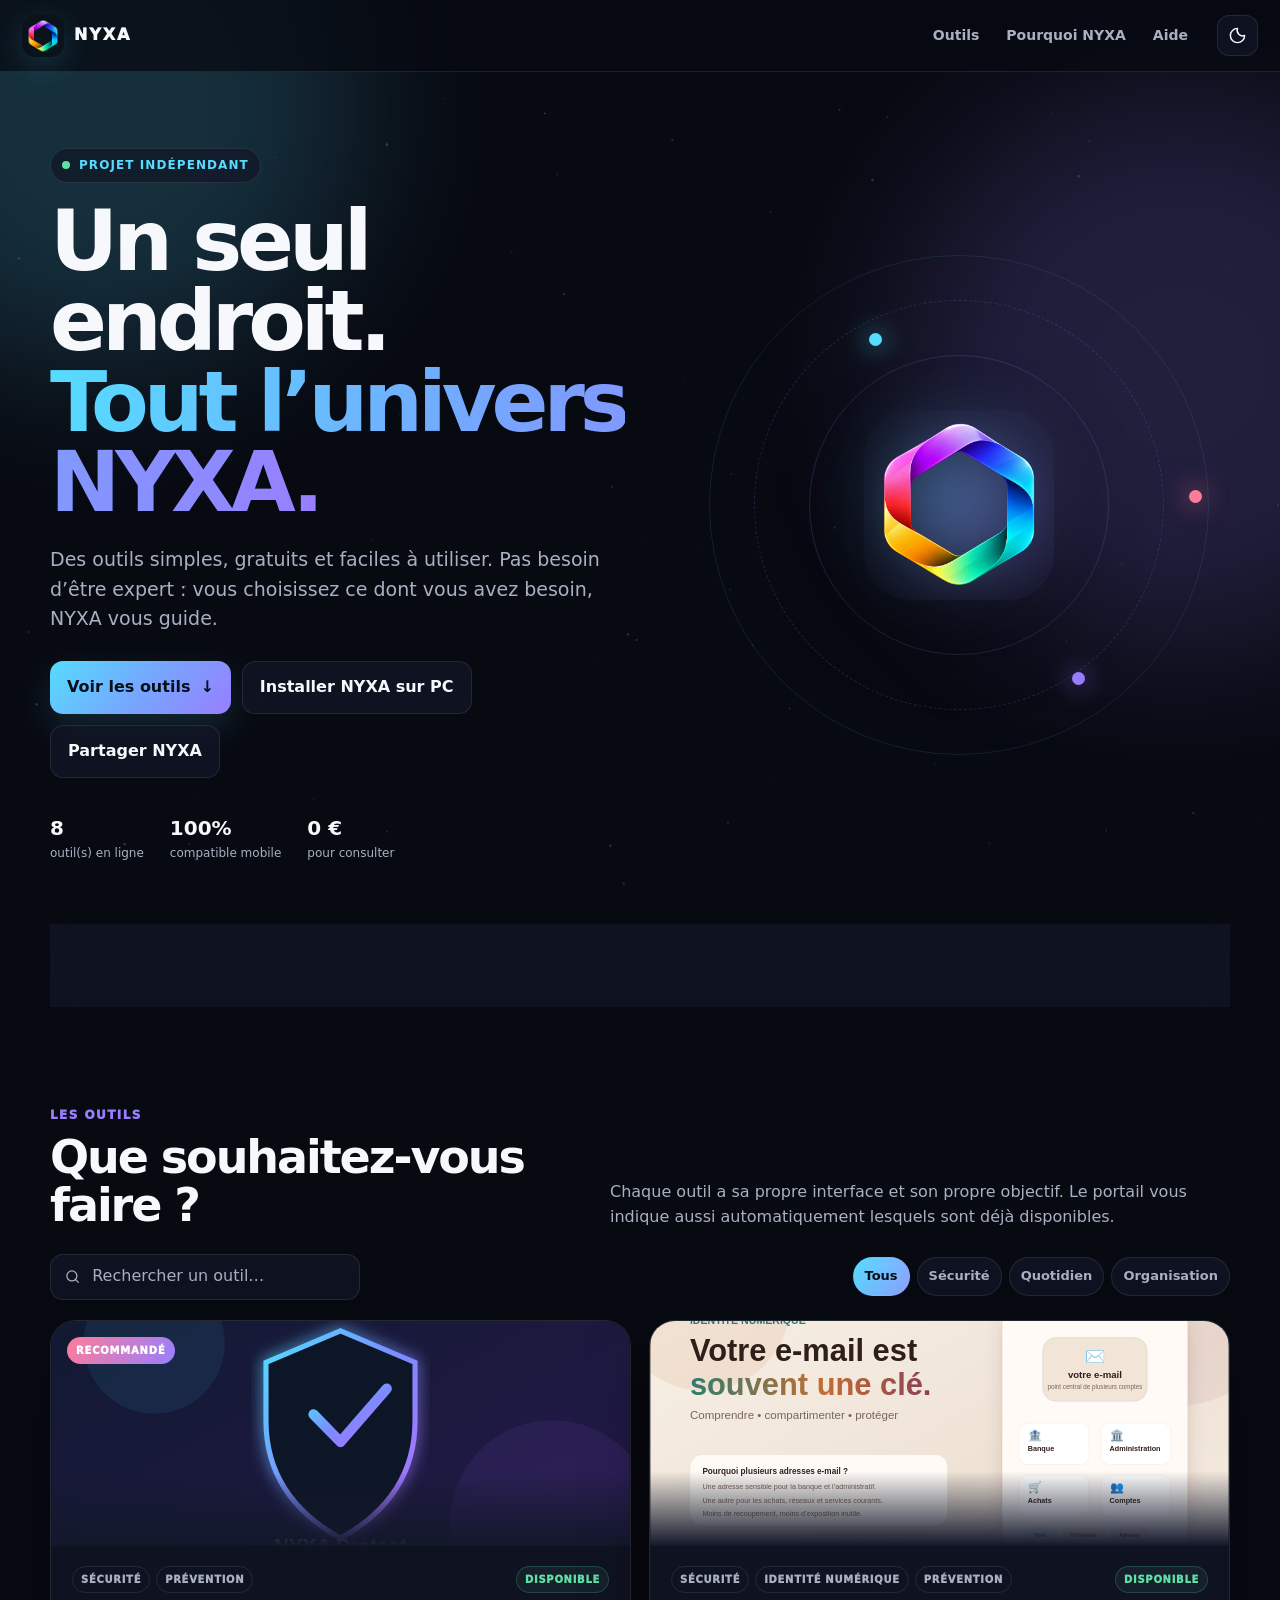
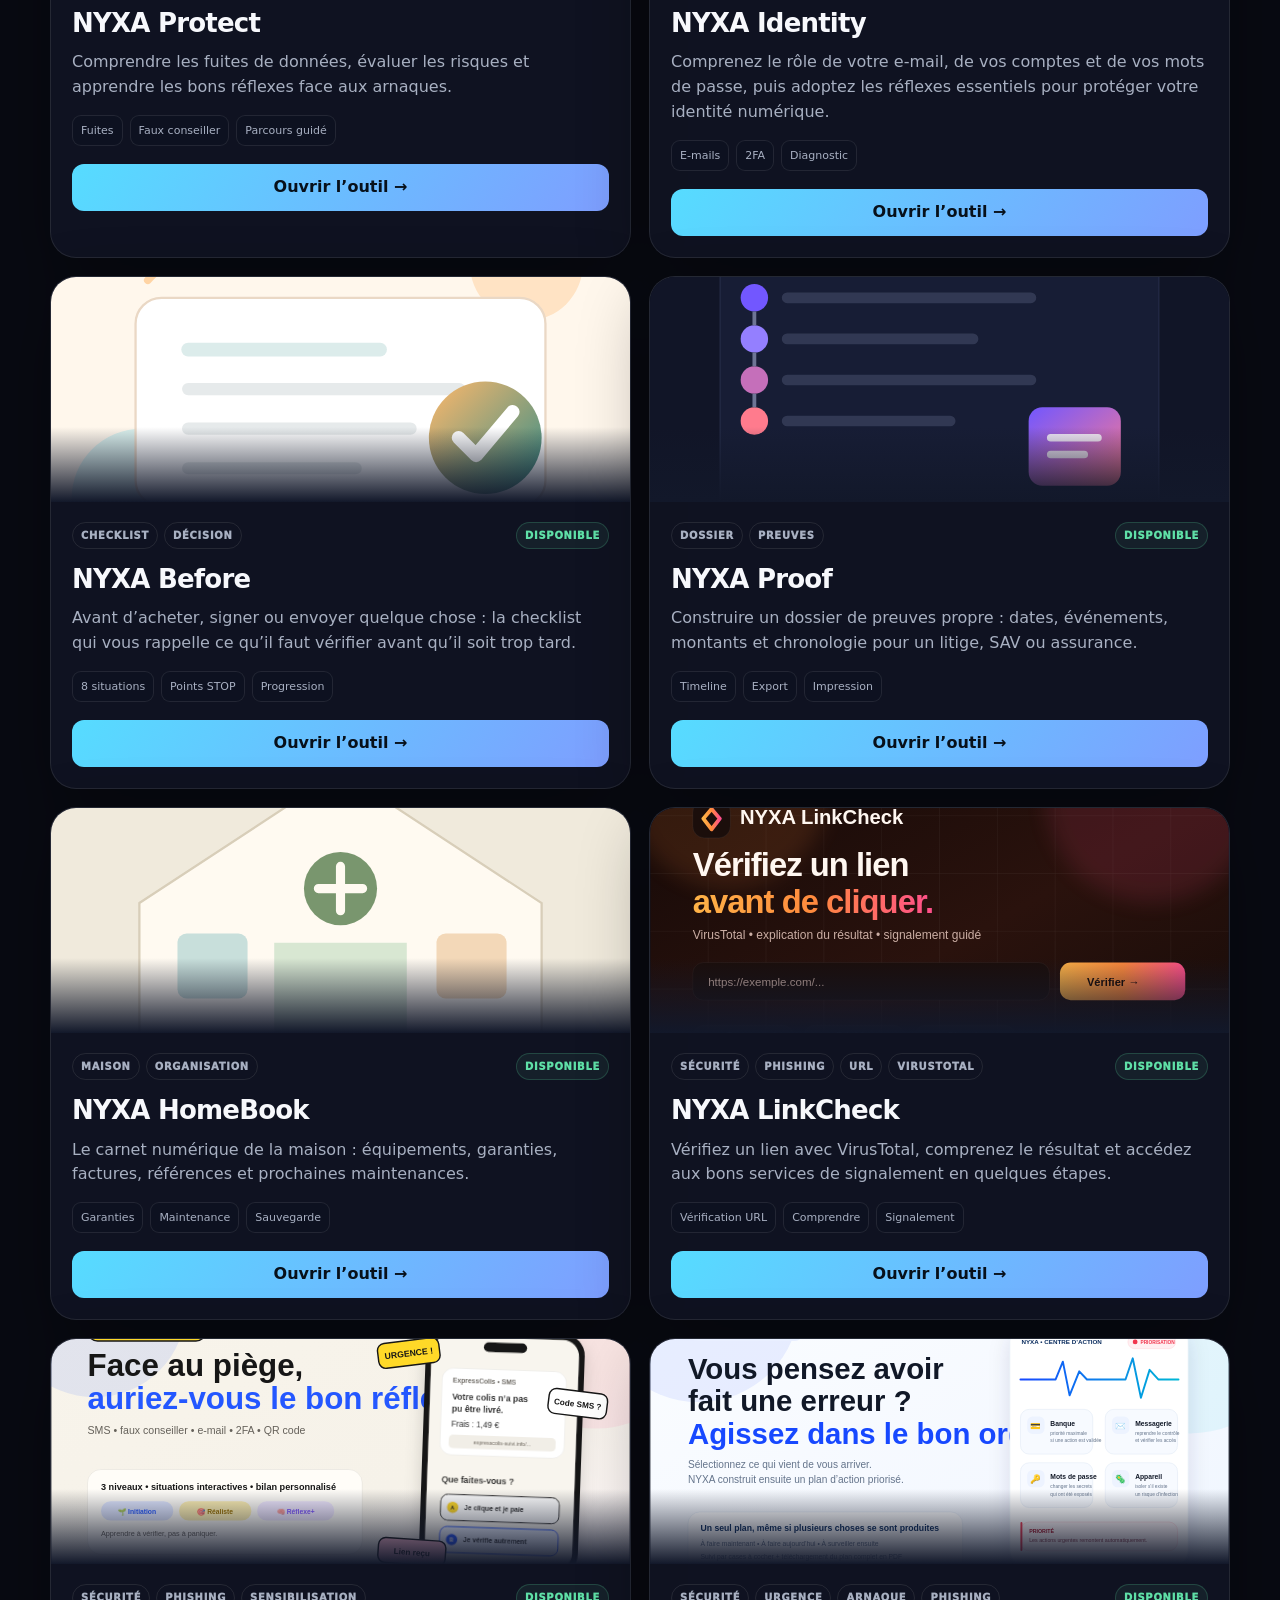
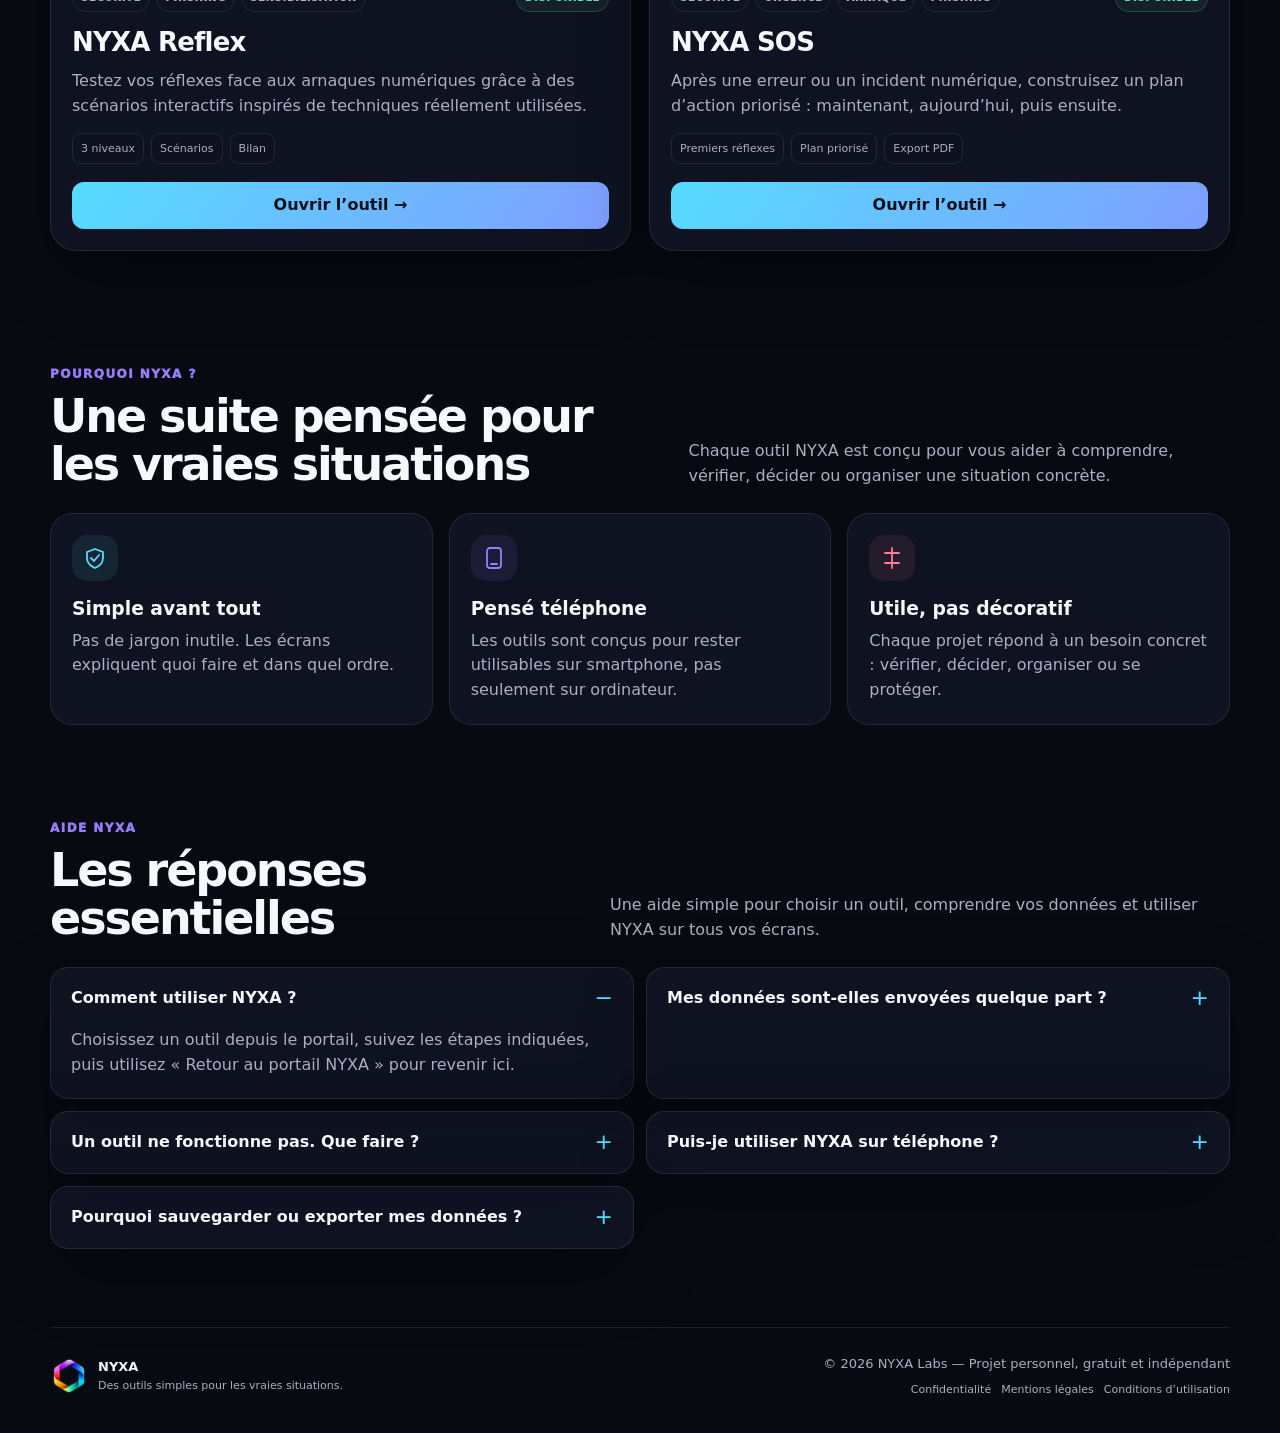
<file: index.html>
<!doctype html>
<html lang="fr">
<head>
  <meta charset="utf-8">
  <meta name="viewport" content="width=device-width,initial-scale=1,viewport-fit=cover">
  <meta name="referrer" content="no-referrer">
  <meta name="theme-color" content="#080a12">
  <meta name="description" content="NYXA — des outils simples, gratuits et pensés pour être utiles au quotidien.">
  <meta property="og:title" content="NYXA — Outils utiles">
  <meta property="og:description" content="Un portail unique pour retrouver les outils NYXA.">
  <meta property="og:type" content="website">
  <meta property="og:site_name" content="NYXA">
  <meta property="og:url" content="https://nyxalabs.github.io/">
  <meta property="og:image" content="https://nyxalabs.github.io/assets/nyxa-logo.png">
  <meta property="og:image:alt" content="Logo NYXA">
  <meta name="twitter:card" content="summary_large_image">
  <meta name="twitter:title" content="NYXA — Outils utiles">
  <meta name="twitter:description" content="Un portail unique pour retrouver les outils NYXA.">
  <meta name="twitter:image" content="https://nyxalabs.github.io/assets/nyxa-logo.png">
  <link rel="canonical" href="https://nyxalabs.github.io/">
  <title>NYXA — Outils utiles</title>
  <link rel="icon" href="assets/nyxa-logo.png">
  <link rel="apple-touch-icon" href="assets/icons/nyxa-192.png">
  <link rel="manifest" href="manifest.webmanifest">
  <link rel="stylesheet" href="styles.css">
</head>
<body>
  <div class="ambient ambient-a"></div>
  <div class="ambient ambient-b"></div>
  <canvas id="stars" aria-hidden="true"></canvas>

  <header class="topbar">
    <a href="#top" class="brand" aria-label="Accueil NYXA">
      <img src="assets/nyxa-logo.png" alt="Logo NYXA">
      <span>NYXA</span>
    </a>
    <nav class="desktop-nav" aria-label="Navigation">
      <a href="#outils">Outils</a>
      <a href="#philosophie">Pourquoi NYXA</a>
      <a href="#aide">Aide</a>
    </nav>
    <button id="themeToggle" class="icon-button" aria-label="Changer le thème" title="Changer le thème">
      <svg viewBox="0 0 24 24"><path d="M12 3a9 9 0 1 0 9 9 7 7 0 0 1-9-9Z"/></svg>
    </button>
  </header>

  <main id="top">
    <section class="hero">
      <div class="hero-copy">
        <div class="eyebrow"><span class="pulse"></span> Projet indépendant</div>
        <h1>Un seul endroit.<br><span>Tout l’univers NYXA.</span></h1>
        <p>Des outils simples, gratuits et faciles à utiliser. Pas besoin d’être expert : vous choisissez ce dont vous avez besoin, NYXA vous guide.</p>
        <div class="hero-actions">
          <a class="primary-btn" href="#outils">Voir les outils <span>↓</span></a>
          <button class="secondary-btn" id="installBtn" hidden>Installer NYXA sur PC</button>
          <button class="secondary-btn" id="shareBtn" type="button" title="Partager le portail NYXA">Partager NYXA</button>
        </div>
        <div class="hero-stats">
          <div><strong id="liveCount">1</strong><span>outil(s) en ligne</span></div>
          <div><strong>100%</strong><span>compatible mobile</span></div>
          <div><strong>0 €</strong><span>pour consulter</span></div>
        </div>
      </div>

      <div class="hero-orbit" aria-hidden="true">
        <div class="orbit-ring ring-1"></div>
        <div class="orbit-ring ring-2"></div>
        <div class="orbit-ring ring-3"></div>
        <div class="portal-logo">
          <img src="assets/nyxa-logo.png" alt="">
          <div class="logo-glow"></div>
        </div>
        <span class="orbit-dot dot-1"></span>
        <span class="orbit-dot dot-2"></span>
        <span class="orbit-dot dot-3"></span>
      </div>
    </section>

    <section class="quick-guide" aria-label="Comment utiliser NYXA">
      <div class="guide-step"><span>1</span><div><strong>Choisissez</strong><small>le problème à résoudre</small></div></div>
      <div class="guide-arrow">→</div>
      <div class="guide-step"><span>2</span><div><strong>Suivez</strong><small>les étapes simples</small></div></div>
      <div class="guide-arrow">→</div>
      <div class="guide-step"><span>3</span><div><strong>Agissez</strong><small>avec une réponse claire</small></div></div>
    </section>

    <section id="outils" class="tools-section">
      <div class="section-heading">
        <div>
          <span class="section-kicker">Les outils</span>
          <h2>Que souhaitez-vous faire ?</h2>
        </div>
        <p>Chaque outil a sa propre interface et son propre objectif. Le portail vous indique aussi automatiquement lesquels sont déjà disponibles.</p>
      </div>

      <div class="toolbar">
        <label class="search">
          <svg viewBox="0 0 24 24"><circle cx="11" cy="11" r="7"/><path d="m20 20-4-4"/></svg>
          <input id="searchInput" type="search" placeholder="Rechercher un outil…" autocomplete="off" aria-label="Rechercher un outil NYXA">
        </label>
        <div class="filters" role="group" aria-label="Filtrer les outils">
          <button class="filter active" data-filter="all">Tous</button>
          <button class="filter" data-filter="securite">Sécurité</button>
          <button class="filter" data-filter="quotidien">Quotidien</button>
          <button class="filter" data-filter="organisation">Organisation</button>
        </div>
      </div>

      <button id="toolsToggle" class="mobile-panel-toggle" type="button" aria-expanded="false" aria-controls="projectGrid">Afficher les outils <span>＋</span></button>

      <div id="projectGrid" class="project-grid" aria-live="polite"></div>
      <p id="emptyState" class="empty-state" hidden>Aucun outil ne correspond à cette recherche.</p>
    </section>

    <section id="philosophie" class="values-section" aria-labelledby="pourquoi-title">
      <div class="section-heading">
        <div>
          <span class="section-kicker">Pourquoi NYXA ?</span>
          <h2 id="pourquoi-title">Une suite pensée pour les vraies situations</h2>
        </div>
        <p>Chaque outil NYXA est conçu pour vous aider à comprendre, vérifier, décider ou organiser une situation concrète.</p>
      </div>
      <button id="whyToggle" class="mobile-panel-toggle" type="button" aria-expanded="false" aria-controls="whyValues">Pourquoi NYXA ? <span>＋</span></button>
      <div id="whyValues" class="values">
        <article>
          <div class="value-icon cyan"><svg viewBox="0 0 24 24"><path d="M12 3 4 6v6c0 5 3 8 8 10 5-2 8-5 8-10V6Z"/><path d="m8 12 3 3 5-6"/></svg></div>
          <h3>Simple avant tout</h3>
          <p>Pas de jargon inutile. Les écrans expliquent quoi faire et dans quel ordre.</p>
        </article>
        <article>
          <div class="value-icon violet"><svg viewBox="0 0 24 24"><rect x="5" y="2" width="14" height="20" rx="3"/><path d="M9 18h6"/></svg></div>
          <h3>Pensé téléphone</h3>
          <p>Les outils sont conçus pour rester utilisables sur smartphone, pas seulement sur ordinateur.</p>
        </article>
        <article>
          <div class="value-icon coral"><svg viewBox="0 0 24 24"><path d="M12 2v20M5 7h14M5 17h14"/></svg></div>
          <h3>Utile, pas décoratif</h3>
          <p>Chaque projet répond à un besoin concret : vérifier, décider, organiser ou se protéger.</p>
        </article>
      </div>
    </section>

    <section id="aide" class="faq-section" aria-labelledby="aide-title">
      <div class="section-heading">
        <div>
          <span class="section-kicker">Aide NYXA</span>
          <h2 id="aide-title">Les réponses essentielles</h2>
        </div>
        <p>Une aide simple pour choisir un outil, comprendre vos données et utiliser NYXA sur tous vos écrans.</p>
      </div>
      <div class="faq-grid">
        <details class="faq-item" open>
          <summary>Comment utiliser NYXA ?</summary>
          <p>Choisissez un outil depuis le portail, suivez les étapes indiquées, puis utilisez « Retour au portail NYXA » pour revenir ici.</p>
        </details>
        <details class="faq-item">
          <summary>Mes données sont-elles envoyées quelque part ?</summary>
          <p>Pour les outils qui fonctionnent localement, vos informations restent dans le navigateur de votre appareil, sauf indication contraire affichée par l’outil.</p>
        </details>
        <details class="faq-item">
          <summary>Un outil ne fonctionne pas. Que faire ?</summary>
          <p>Actualisez la page, vérifiez que votre navigateur est à jour, puis réessayez. Si le problème persiste, essayez un autre navigateur ou appareil.</p>
        </details>
        <details class="faq-item">
          <summary>Puis-je utiliser NYXA sur téléphone ?</summary>
          <p>Oui. Les outils sont conçus pour rester faciles à utiliser sur téléphone, tablette et ordinateur.</p>
        </details>
        <details class="faq-item">
          <summary>Pourquoi sauvegarder ou exporter mes données ?</summary>
          <p>Les données locales peuvent disparaître si le stockage du navigateur est vidé, si vous changez d’appareil ou si vous réinitialisez le navigateur. Une sauvegarde vous permet de les conserver.</p>
        </details>
      </div>
    </section>
  </main>

  <div class="share-panel" id="sharePanel" hidden>
    <div class="share-card" role="dialog" aria-modal="true" aria-labelledby="shareTitle">
      <button class="share-close" id="shareClose" type="button" aria-label="Fermer le partage">×</button>
      <div class="section-kicker">Faire connaître NYXA</div>
      <h2 id="shareTitle">Partager le portail NYXA</h2>
      <p>Un message clair, prêt à envoyer à vos proches ou à vos collègues.</p>
      <div class="share-options">
        <button class="share-option share-native" id="shareNative" type="button"><span class="share-icon" aria-hidden="true"><svg viewBox="0 0 24 24"><circle cx="18" cy="5" r="2.5"/><circle cx="6" cy="12" r="2.5"/><circle cx="18" cy="19" r="2.5"/><path d="m8.2 10.8 7.6-4.4M8.2 13.2l7.6 4.4"/></svg></span><span>Partager avec les applications du téléphone</span></button>
        <a class="share-option" id="shareSms" href="#"><span class="share-icon" aria-hidden="true"><svg viewBox="0 0 24 24"><path d="M5 5h14a2 2 0 0 1 2 2v8a2 2 0 0 1-2 2H9l-4 3v-3a2 2 0 0 1-2-2V7a2 2 0 0 1 2-2Z"/><path d="M7 9h10M7 12h7"/></svg></span><span>SMS</span></a>
        <a class="share-option" id="shareWhatsapp" href="#" target="_blank" rel="noopener"><span class="share-icon" aria-hidden="true"><svg viewBox="0 0 24 24"><path d="M20 11.5a8 8 0 0 1-11.8 7L4 20l1.5-4.1A8 8 0 1 1 20 11.5Z"/><path d="M8.5 8.5c.3 2 1.4 3.4 3.4 4.2.6.2 1.1.1 1.4-.3l.5-.7 1.6.8c.3.2.4.5.2.8-.4.7-1.2 1.1-2 1-3.1-.4-5.7-3-6.1-6.1-.1-.8.3-1.6 1-2 .3-.2.6-.1.8.2l.8 1.6-.7.5c-.4.3-.5.8-.3 1.4Z"/></svg></span><span>WhatsApp</span></a>
        <a class="share-option" id="shareX" href="#" target="_blank" rel="noopener"><span class="share-icon" aria-hidden="true"><svg viewBox="0 0 24 24"><path d="M5 4.5 19 19.5M19 4.5 5 19.5"/></svg></span><span>X</span></a>
        <a class="share-option" id="shareTelegram" href="#" target="_blank" rel="noopener"><span class="share-icon" aria-hidden="true"><svg viewBox="0 0 24 24"><path d="m21 4-3 16-6-5-3.5 3.5.8-5.2L21 4Z"/><path d="m9.3 13.3 7.2-6.1"/></svg></span><span>Telegram</span></a>
        <a class="share-option" id="shareLinkedin" href="#" target="_blank" rel="noopener"><span class="share-icon" aria-hidden="true"><svg viewBox="0 0 24 24"><rect x="4" y="4" width="16" height="16" rx="2"/><path d="M8 10v6M8 8v.01M12 16v-3.2a2.8 2.8 0 0 1 5.6 0V16M12 10v6"/></svg></span><span>LinkedIn</span></a>
        <a class="share-option" id="shareEmail" href="#"><span class="share-icon" aria-hidden="true"><svg viewBox="0 0 24 24"><rect x="3" y="5" width="18" height="14" rx="2"/><path d="m4 7 8 6 8-6"/></svg></span><span>E-mail</span></a>
        <button class="share-option" id="copyShare" type="button"><span class="share-icon" aria-hidden="true"><svg viewBox="0 0 24 24"><path d="M9 9h10v10H9z"/><path d="M5 15H4a1 1 0 0 1-1-1V4a1 1 0 0 1 1-1h10a1 1 0 0 1 1 1v1"/></svg></span><span>Copier le lien</span></button>
      </div>
      <p class="share-hint">Instagram, Snapchat et TikTok apparaissent via le bouton principal lorsqu’ils sont disponibles sur votre téléphone.</p>
      <p class="share-status" id="shareStatus" role="status" aria-live="polite"></p>
    </div>
  </div>

  <footer>
    <div class="footer-brand">
      <img src="assets/nyxa-logo.png" alt="">
      <div><strong>NYXA</strong><span>Des outils simples pour les vraies situations.</span></div>
    </div>
    <div class="footer-meta">
      <span>© <span id="year"></span> NYXA Labs — Projet personnel, gratuit et indépendant</span>
      <nav class="footer-legal" aria-label="Informations juridiques">
        <a href="confidentialite/">Confidentialité</a>
        <a href="mentions-legales/">Mentions légales</a>
        <a href="conditions-utilisation/">Conditions d’utilisation</a>
      </nav>
    </div>
  </footer>

  <nav class="mobile-nav" aria-label="Navigation mobile">
    <a href="#top"><svg viewBox="0 0 24 24"><path d="m3 11 9-8 9 8"/><path d="M5 10v11h14V10"/><path d="M9 21v-6h6v6"/></svg><span>Accueil</span></a>
    <a href="#outils"><svg viewBox="0 0 24 24"><rect x="3" y="3" width="7" height="7" rx="2"/><rect x="14" y="3" width="7" height="7" rx="2"/><rect x="3" y="14" width="7" height="7" rx="2"/><rect x="14" y="14" width="7" height="7" rx="2"/></svg><span>Outils</span></a>
    <a href="#aide"><svg viewBox="0 0 24 24"><circle cx="12" cy="12" r="9"/><path d="M9.8 9a2.3 2.3 0 0 1 4.4 1c0 1.7-2.2 2-2.2 3.5"/><path d="M12 17h.01"/></svg><span>Aide</span></a>
  </nav>

<script src="app.js?v=22"></script>
</body>
</html>
</file>
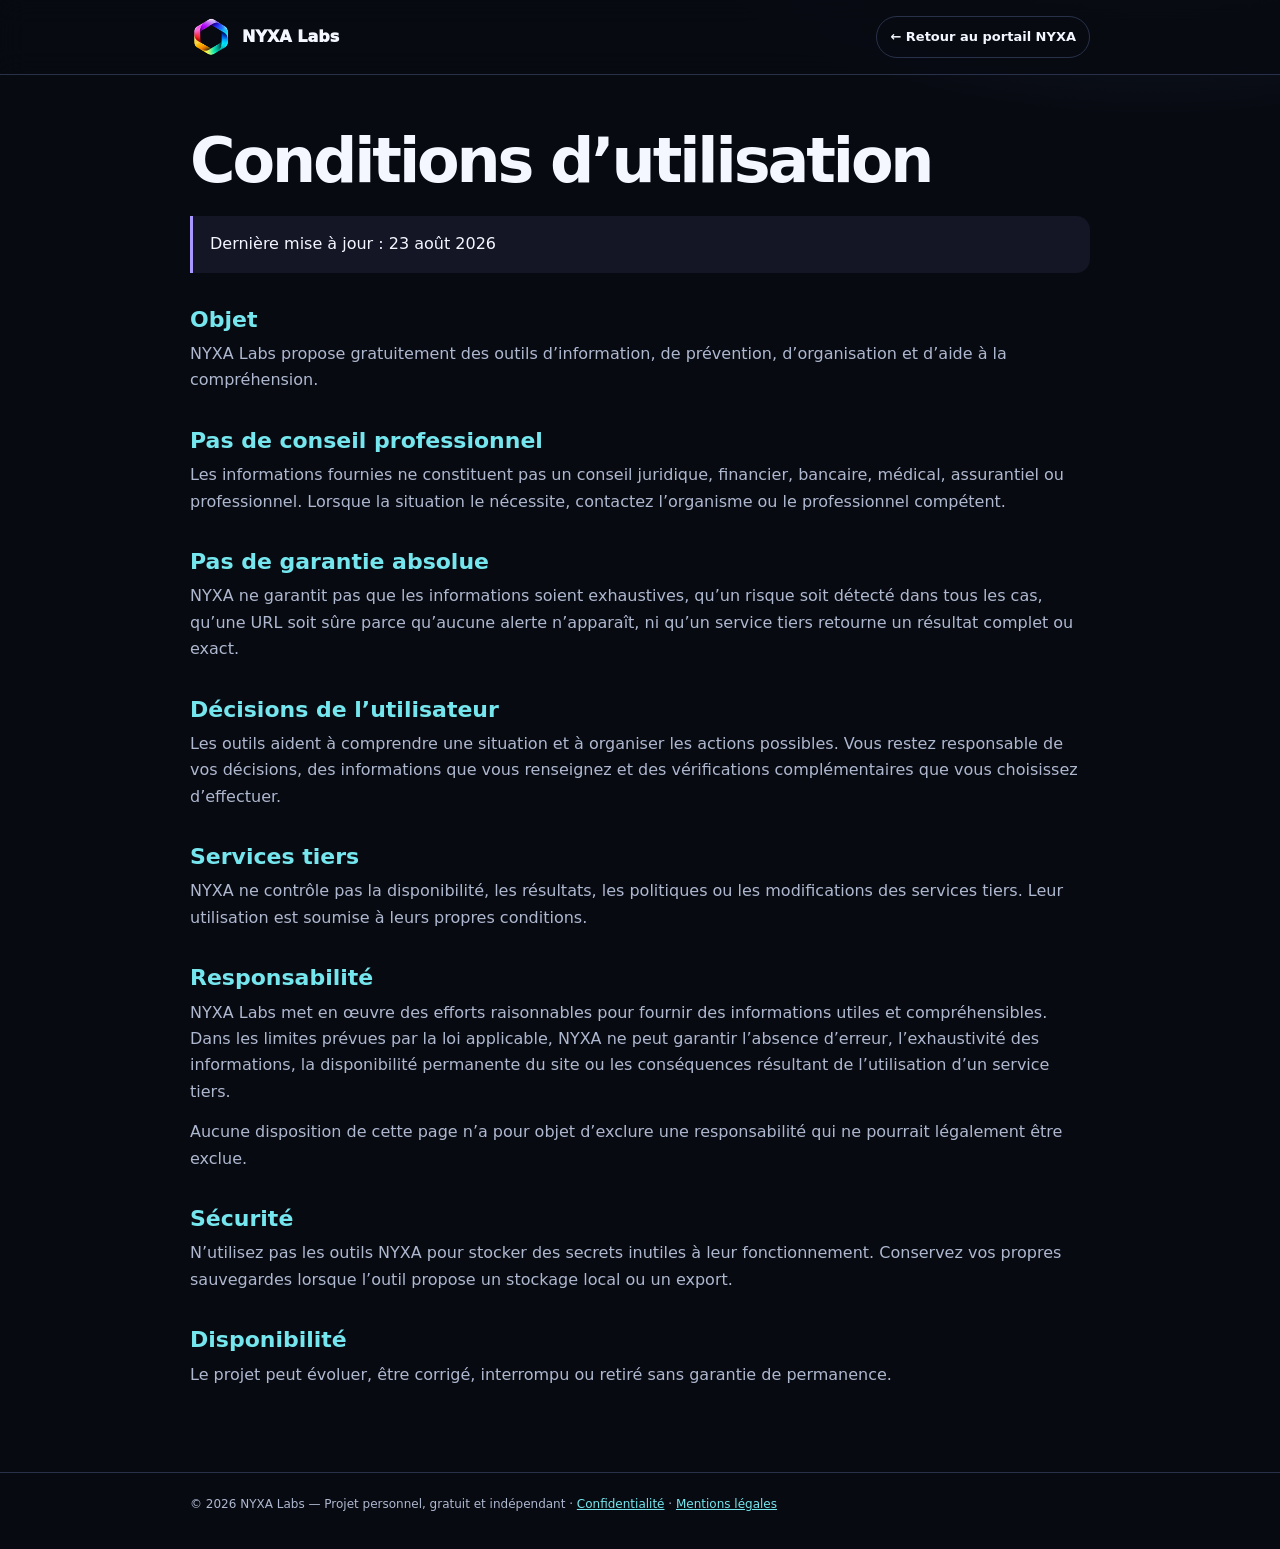
<file: conditions-utilisation/index.html>
<!doctype html>
<html lang="fr">
<head>
  <meta charset="utf-8">
  <meta name="viewport" content="width=device-width,initial-scale=1,viewport-fit=cover">
  <meta name="robots" content="noindex,follow">
  <meta name="description" content="Conditions d’utilisation des outils gratuits et indépendants de NYXA Labs.">
  <link rel="canonical" href="https://nyxalabs.github.io/conditions-utilisation/">
  <title>Conditions d’utilisation — NYXA Labs</title>
  <style>
    :root{--bg:#080a12;--panel:#111522;--text:#f4f7ff;--muted:#aeb8cf;--line:#283149;--cyan:#75e6ed;--violet:#a996ff}*{box-sizing:border-box}body{margin:0;background:radial-gradient(800px 420px at 90% -10%,rgba(117,230,237,.12),transparent 65%),var(--bg);color:var(--text);font:16px/1.65 Inter,system-ui,-apple-system,Segoe UI,sans-serif}.wrap{width:min(900px,calc(100% - 32px));margin:auto}header{border-bottom:1px solid var(--line);background:rgba(8,10,18,.9);backdrop-filter:blur(14px)}.nav{min-height:74px;display:flex;align-items:center;justify-content:space-between;gap:16px}.brand{display:flex;align-items:center;gap:10px;color:var(--text);font-weight:950;text-decoration:none}.brand img{width:42px;height:42px;object-fit:contain}.back{display:inline-flex;align-items:center;justify-content:center;border:1px solid var(--line);border-radius:999px;padding:9px 13px;color:var(--text);text-decoration:none;font-size:13px;font-weight:850}.back:hover{border-color:var(--cyan)}main{padding:54px 0 70px}h1{font-size:clamp(38px,7vw,62px);line-height:1.02;letter-spacing:-.05em;margin:0 0 24px}h2{font-size:22px;line-height:1.2;margin:34px 0 8px;color:var(--cyan)}p{margin:0 0 14px;color:var(--muted)}.notice{border-left:3px solid var(--violet);background:rgba(169,150,255,.08);padding:15px 17px;border-radius:0 14px 14px 0;margin:24px 0;color:var(--text)}a{color:var(--cyan)}footer{border-top:1px solid var(--line);padding:22px 0 34px;color:var(--muted);font-size:12px}@media(max-width:620px){.wrap{width:min(100% - 20px,900px)}.nav{flex-wrap:wrap;padding:9px 0}.back{width:100%}main{padding-top:38px}}
  </style>
</head>
<body>
  <header><div class="wrap nav"><a class="brand" href="../"><img src="../assets/nyxa-logo.png" alt="Logo NYXA"><span>NYXA Labs</span></a><a class="back" href="../">← Retour au portail NYXA</a></div></header>
  <main class="wrap">
    <h1>Conditions d’utilisation</h1>
    <div class="notice">Dernière mise à jour : 23 août 2026</div>

    <h2>Objet</h2><p>NYXA Labs propose gratuitement des outils d’information, de prévention, d’organisation et d’aide à la compréhension.</p>
    <h2>Pas de conseil professionnel</h2><p>Les informations fournies ne constituent pas un conseil juridique, financier, bancaire, médical, assurantiel ou professionnel. Lorsque la situation le nécessite, contactez l’organisme ou le professionnel compétent.</p>
    <h2>Pas de garantie absolue</h2><p>NYXA ne garantit pas que les informations soient exhaustives, qu’un risque soit détecté dans tous les cas, qu’une URL soit sûre parce qu’aucune alerte n’apparaît, ni qu’un service tiers retourne un résultat complet ou exact.</p>
    <h2>Décisions de l’utilisateur</h2><p>Les outils aident à comprendre une situation et à organiser les actions possibles. Vous restez responsable de vos décisions, des informations que vous renseignez et des vérifications complémentaires que vous choisissez d’effectuer.</p>
    <h2>Services tiers</h2><p>NYXA ne contrôle pas la disponibilité, les résultats, les politiques ou les modifications des services tiers. Leur utilisation est soumise à leurs propres conditions.</p>
    <h2>Responsabilité</h2><p>NYXA Labs met en œuvre des efforts raisonnables pour fournir des informations utiles et compréhensibles. Dans les limites prévues par la loi applicable, NYXA ne peut garantir l’absence d’erreur, l’exhaustivité des informations, la disponibilité permanente du site ou les conséquences résultant de l’utilisation d’un service tiers.</p><p>Aucune disposition de cette page n’a pour objet d’exclure une responsabilité qui ne pourrait légalement être exclue.</p>
    <h2>Sécurité</h2><p>N’utilisez pas les outils NYXA pour stocker des secrets inutiles à leur fonctionnement. Conservez vos propres sauvegardes lorsque l’outil propose un stockage local ou un export.</p>
    <h2>Disponibilité</h2><p>Le projet peut évoluer, être corrigé, interrompu ou retiré sans garantie de permanence.</p>
  </main>
  <footer><div class="wrap">© 2026 NYXA Labs — Projet personnel, gratuit et indépendant · <a href="../confidentialite/">Confidentialité</a> · <a href="../mentions-legales/">Mentions légales</a></div></footer>
</body>
</html>
</file>
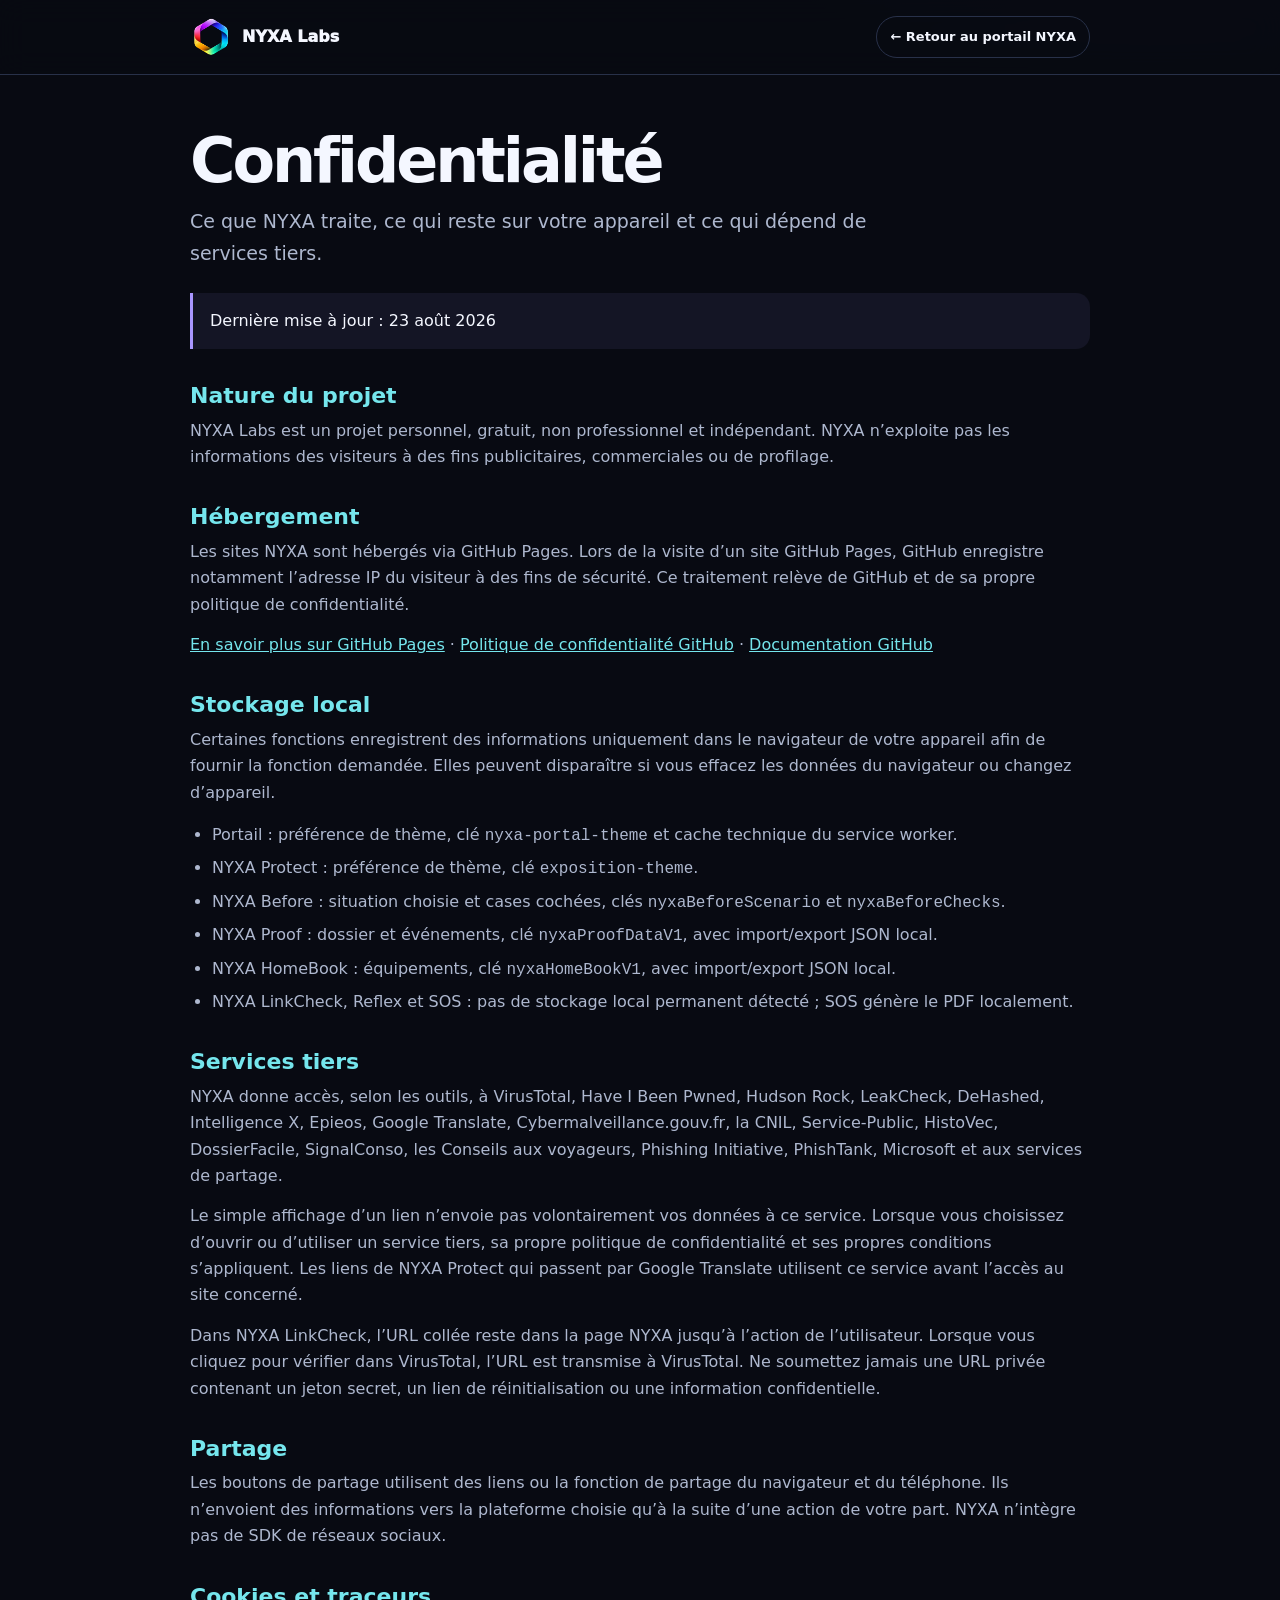
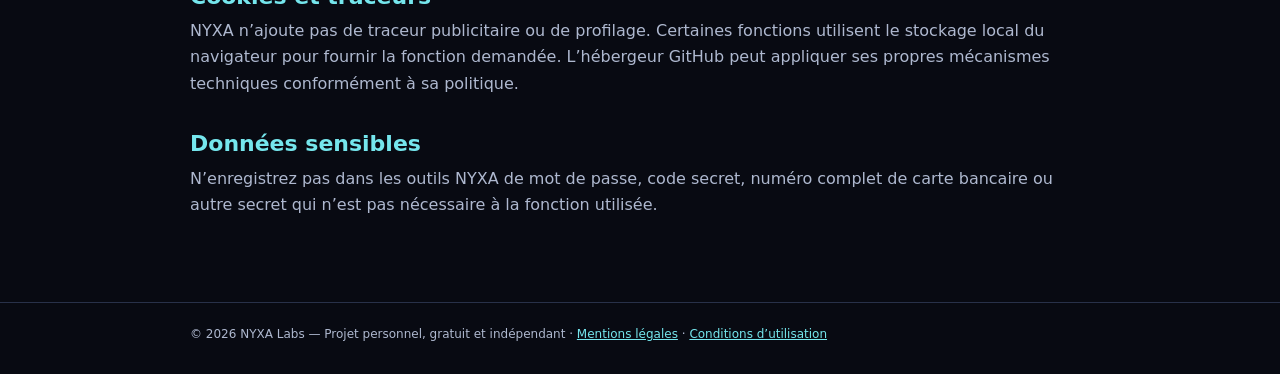
<file: confidentialite/index.html>
<!doctype html>
<html lang="fr">
<head>
  <meta charset="utf-8">
  <meta name="viewport" content="width=device-width,initial-scale=1,viewport-fit=cover">
  <meta name="robots" content="noindex,follow">
  <meta name="description" content="Confidentialité de NYXA Labs : stockage local, hébergement GitHub Pages et services tiers.">
  <link rel="canonical" href="https://nyxalabs.github.io/confidentialite/">
  <title>Confidentialité — NYXA Labs</title>
  <style>
    :root{--bg:#080a12;--panel:#111522;--text:#f4f7ff;--muted:#aeb8cf;--line:#283149;--cyan:#75e6ed;--violet:#a996ff}*{box-sizing:border-box}html{scroll-behavior:smooth}body{margin:0;background:radial-gradient(800px 420px at 90% -10%,rgba(117,230,237,.12),transparent 65%),var(--bg);color:var(--text);font:16px/1.65 Inter,system-ui,-apple-system,Segoe UI,sans-serif}.wrap{width:min(900px,calc(100% - 32px));margin:auto}header{border-bottom:1px solid var(--line);background:rgba(8,10,18,.9);backdrop-filter:blur(14px)}.nav{min-height:74px;display:flex;align-items:center;justify-content:space-between;gap:16px}.brand{display:flex;align-items:center;gap:10px;color:var(--text);font-weight:950;text-decoration:none}.brand img{width:42px;height:42px;object-fit:contain}.back{display:inline-flex;align-items:center;justify-content:center;border:1px solid var(--line);border-radius:999px;padding:9px 13px;color:var(--text);text-decoration:none;font-size:13px;font-weight:850}.back:hover{border-color:var(--cyan)}main{padding:54px 0 70px}h1{font-size:clamp(38px,7vw,62px);line-height:1.02;letter-spacing:-.05em;margin:0 0 14px}h2{font-size:22px;line-height:1.2;margin:34px 0 8px;color:var(--cyan)}p{margin:0 0 14px;color:var(--muted)}ul{padding-left:22px;color:var(--muted)}li{margin:6px 0}.intro{font-size:19px;max-width:760px}.notice{border-left:3px solid var(--violet);background:rgba(169,150,255,.08);padding:15px 17px;border-radius:0 14px 14px 0;margin:24px 0;color:var(--text)}a{color:var(--cyan)}footer{border-top:1px solid var(--line);padding:22px 0 34px;color:var(--muted);font-size:12px}@media(max-width:620px){.wrap{width:min(100% - 20px,900px)}.nav{flex-wrap:wrap;padding:9px 0}.back{width:100%}main{padding-top:38px}}
  </style>
</head>
<body>
  <header><div class="wrap nav"><a class="brand" href="../"><img src="../assets/nyxa-logo.png" alt="Logo NYXA"><span>NYXA Labs</span></a><a class="back" href="../">← Retour au portail NYXA</a></div></header>
  <main class="wrap">
    <h1>Confidentialité</h1>
    <p class="intro">Ce que NYXA traite, ce qui reste sur votre appareil et ce qui dépend de services tiers.</p>
    <div class="notice">Dernière mise à jour : 23 août 2026</div>

    <h2>Nature du projet</h2>
    <p>NYXA Labs est un projet personnel, gratuit, non professionnel et indépendant. NYXA n’exploite pas les informations des visiteurs à des fins publicitaires, commerciales ou de profilage.</p>

    <h2>Hébergement</h2>
    <p>Les sites NYXA sont hébergés via GitHub Pages. Lors de la visite d’un site GitHub Pages, GitHub enregistre notamment l’adresse IP du visiteur à des fins de sécurité. Ce traitement relève de GitHub et de sa propre politique de confidentialité.</p>
    <p><a href="https://pages.github.com/" target="_blank" rel="noopener noreferrer">En savoir plus sur GitHub Pages</a> · <a href="https://docs.github.com/fr/site-policy/privacy-policies/github-privacy-statement" target="_blank" rel="noopener noreferrer">Politique de confidentialité GitHub</a> · <a href="https://docs.github.com/fr/get-started/learning-about-github/getting-started-with-github/about-github" target="_blank" rel="noopener noreferrer">Documentation GitHub</a></p>

    <h2>Stockage local</h2>
    <p>Certaines fonctions enregistrent des informations uniquement dans le navigateur de votre appareil afin de fournir la fonction demandée. Elles peuvent disparaître si vous effacez les données du navigateur ou changez d’appareil.</p>
    <ul>
      <li>Portail : préférence de thème, clé <code>nyxa-portal-theme</code> et cache technique du service worker.</li>
      <li>NYXA Protect : préférence de thème, clé <code>exposition-theme</code>.</li>
      <li>NYXA Before : situation choisie et cases cochées, clés <code>nyxaBeforeScenario</code> et <code>nyxaBeforeChecks</code>.</li>
      <li>NYXA Proof : dossier et événements, clé <code>nyxaProofDataV1</code>, avec import/export JSON local.</li>
      <li>NYXA HomeBook : équipements, clé <code>nyxaHomeBookV1</code>, avec import/export JSON local.</li>
      <li>NYXA LinkCheck, Reflex et SOS : pas de stockage local permanent détecté ; SOS génère le PDF localement.</li>
    </ul>

    <h2>Services tiers</h2>
    <p>NYXA donne accès, selon les outils, à VirusTotal, Have I Been Pwned, Hudson Rock, LeakCheck, DeHashed, Intelligence X, Epieos, Google Translate, Cybermalveillance.gouv.fr, la CNIL, Service-Public, HistoVec, DossierFacile, SignalConso, les Conseils aux voyageurs, Phishing Initiative, PhishTank, Microsoft et aux services de partage.</p>
    <p>Le simple affichage d’un lien n’envoie pas volontairement vos données à ce service. Lorsque vous choisissez d’ouvrir ou d’utiliser un service tiers, sa propre politique de confidentialité et ses propres conditions s’appliquent. Les liens de NYXA Protect qui passent par Google Translate utilisent ce service avant l’accès au site concerné.</p>
    <p>Dans NYXA LinkCheck, l’URL collée reste dans la page NYXA jusqu’à l’action de l’utilisateur. Lorsque vous cliquez pour vérifier dans VirusTotal, l’URL est transmise à VirusTotal. Ne soumettez jamais une URL privée contenant un jeton secret, un lien de réinitialisation ou une information confidentielle.</p>

    <h2>Partage</h2>
    <p>Les boutons de partage utilisent des liens ou la fonction de partage du navigateur et du téléphone. Ils n’envoient des informations vers la plateforme choisie qu’à la suite d’une action de votre part. NYXA n’intègre pas de SDK de réseaux sociaux.</p>

    <h2>Cookies et traceurs</h2>
    <p>NYXA n’ajoute pas de traceur publicitaire ou de profilage. Certaines fonctions utilisent le stockage local du navigateur pour fournir la fonction demandée. L’hébergeur GitHub peut appliquer ses propres mécanismes techniques conformément à sa politique.</p>

    <h2>Données sensibles</h2>
    <p>N’enregistrez pas dans les outils NYXA de mot de passe, code secret, numéro complet de carte bancaire ou autre secret qui n’est pas nécessaire à la fonction utilisée.</p>
  </main>
  <footer><div class="wrap">© 2026 NYXA Labs — Projet personnel, gratuit et indépendant · <a href="../mentions-legales/">Mentions légales</a> · <a href="../conditions-utilisation/">Conditions d’utilisation</a></div></footer>
</body>
</html>
</file>
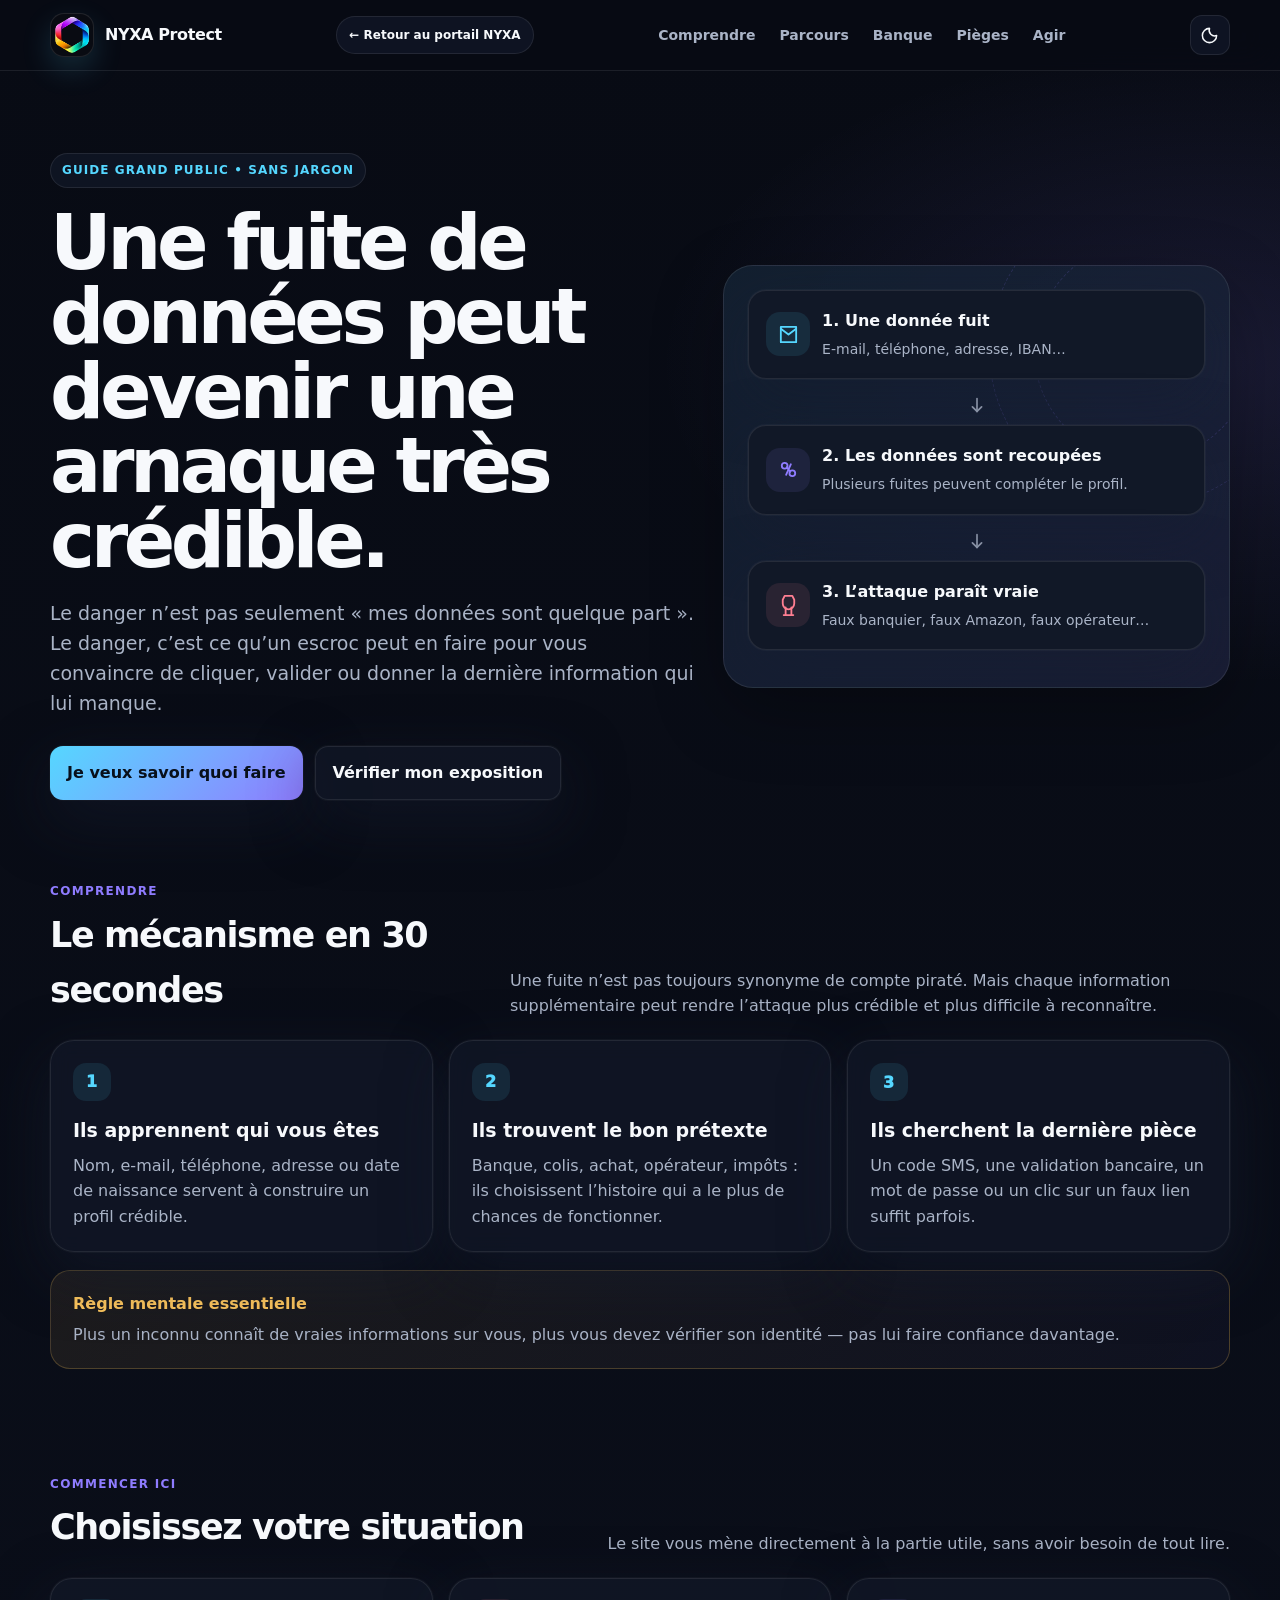
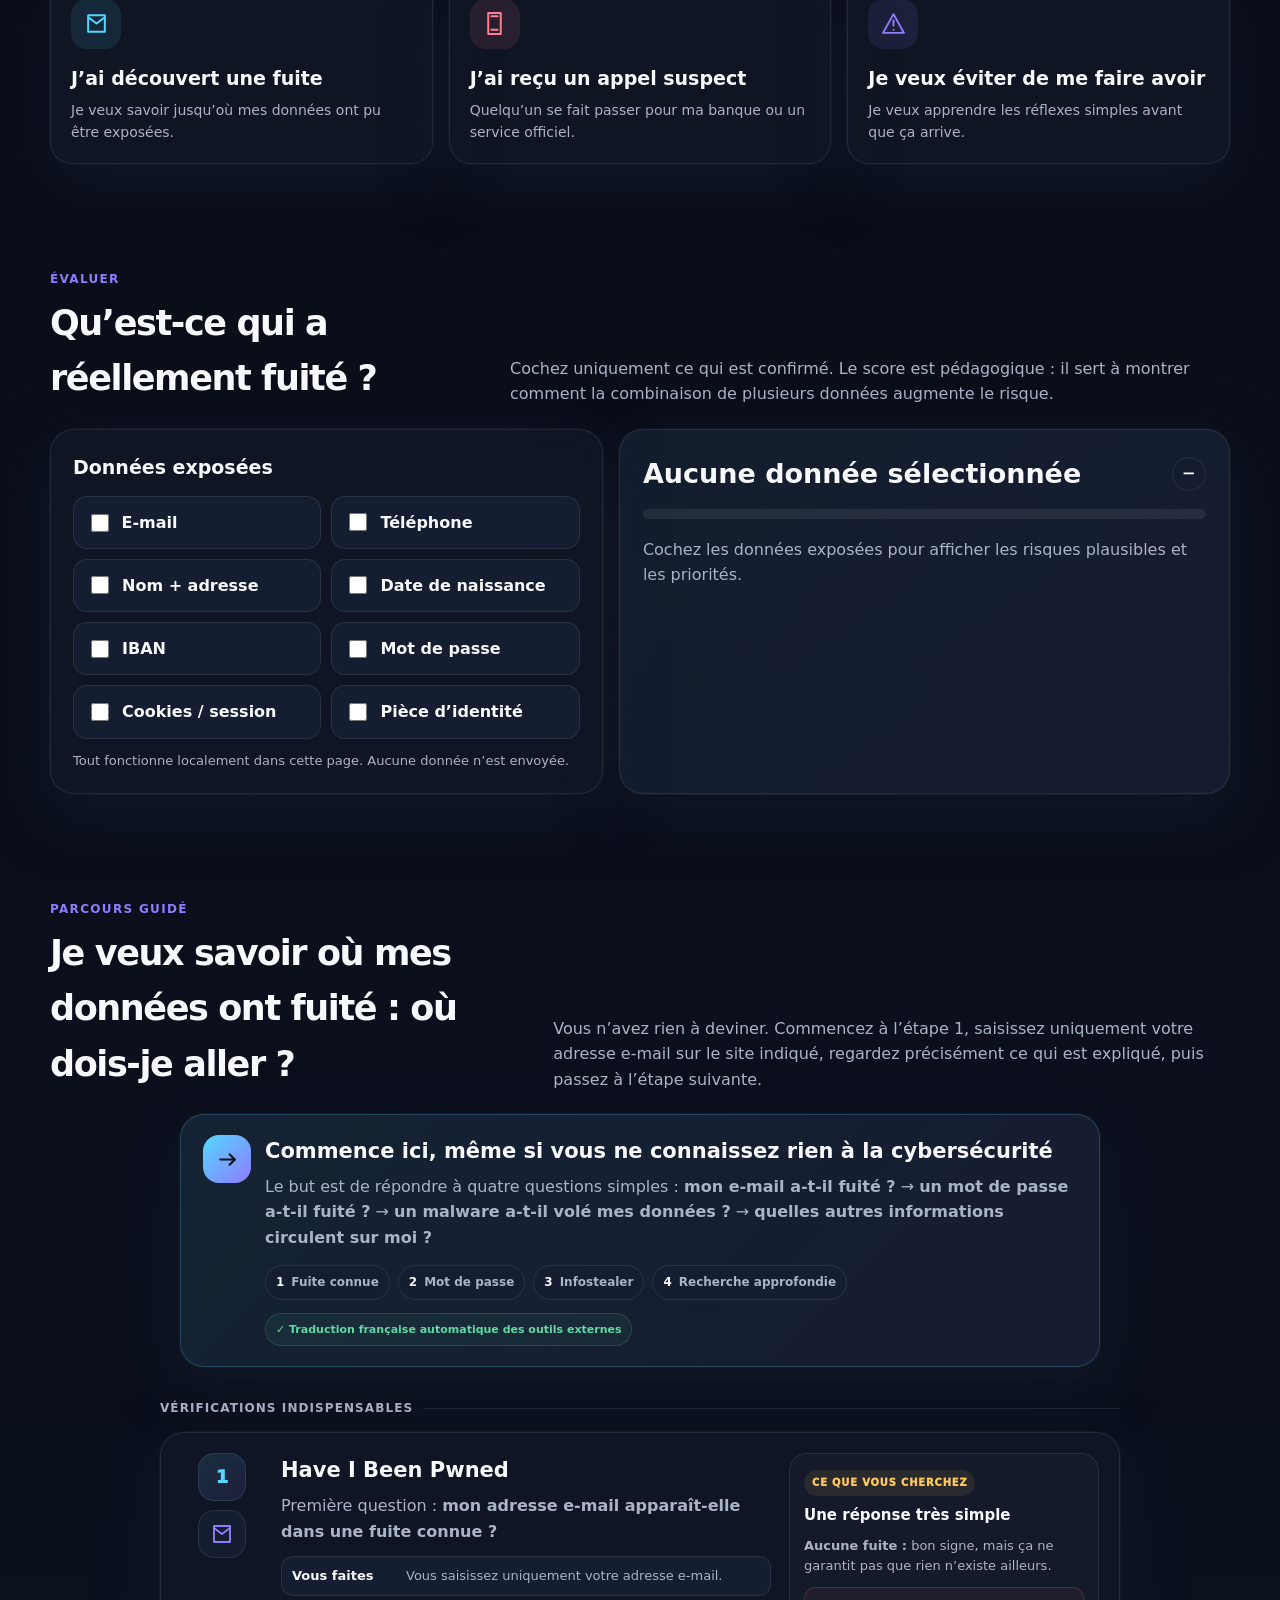
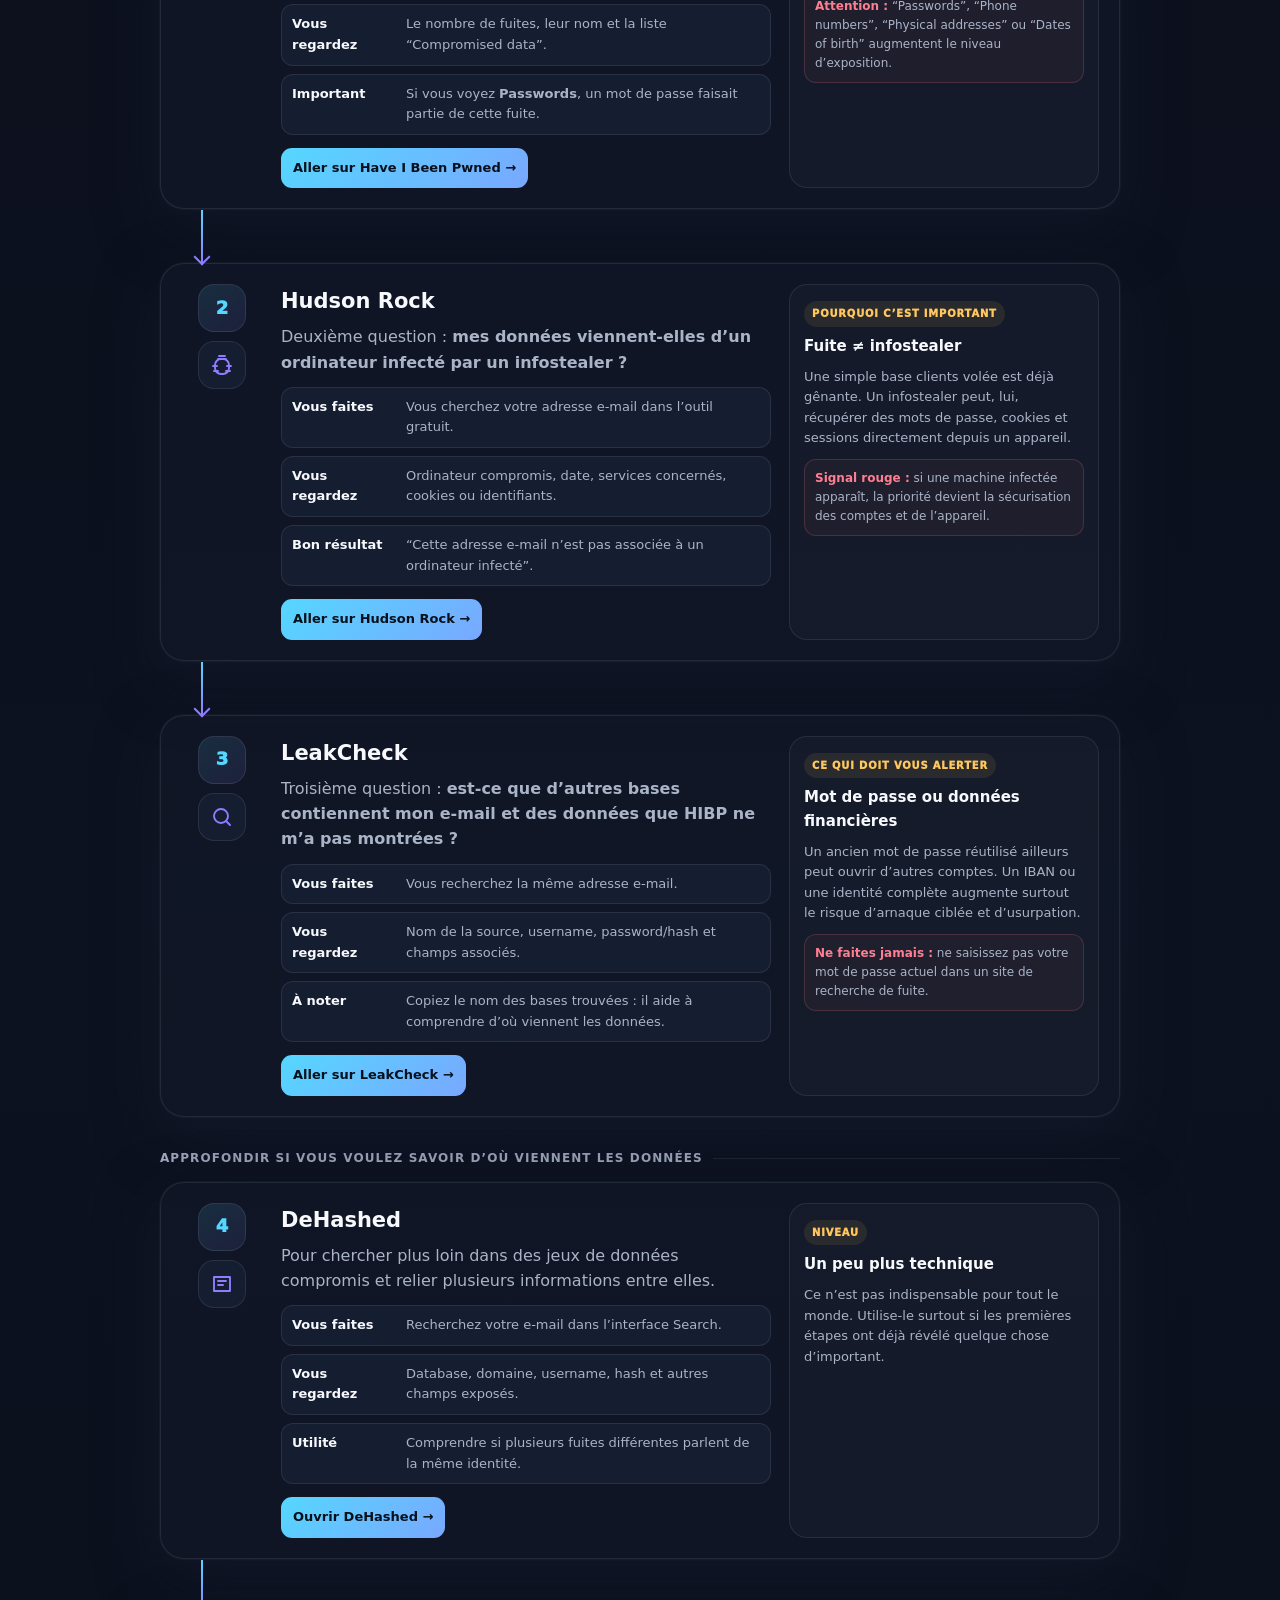
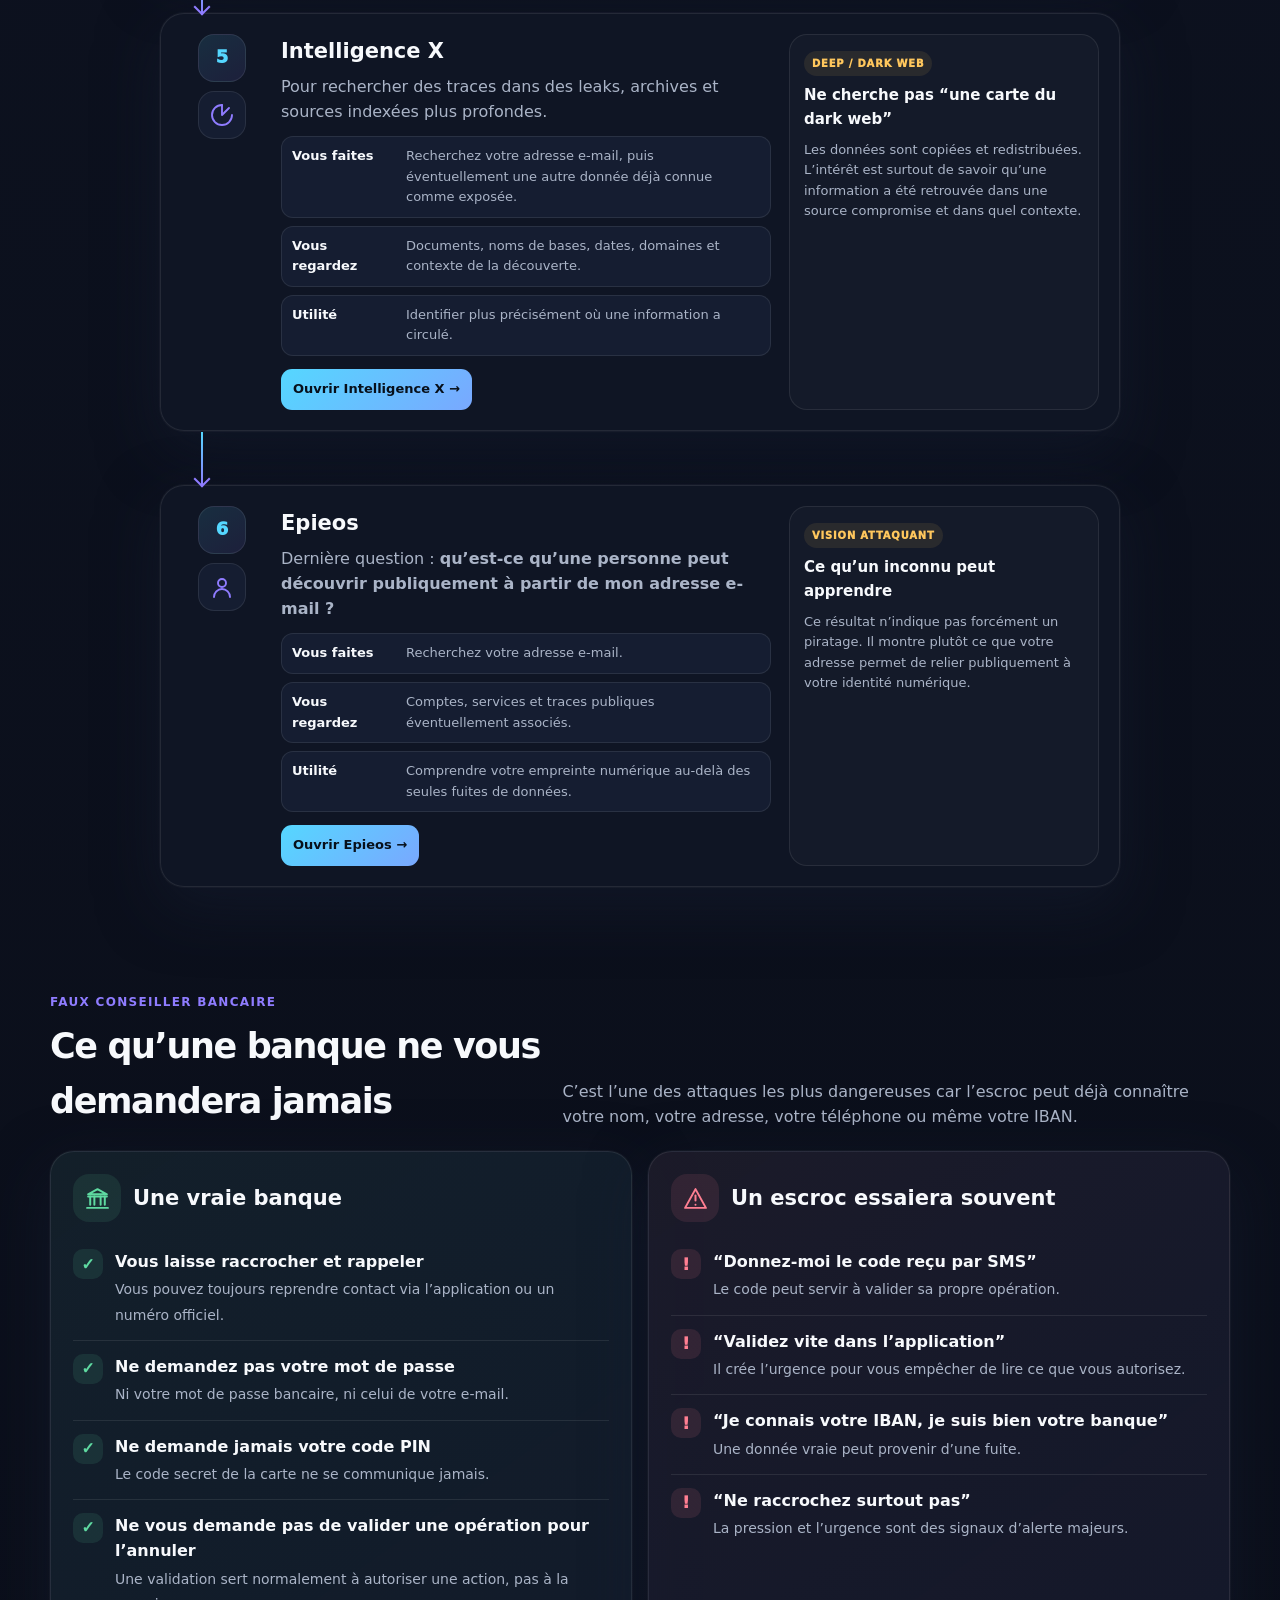
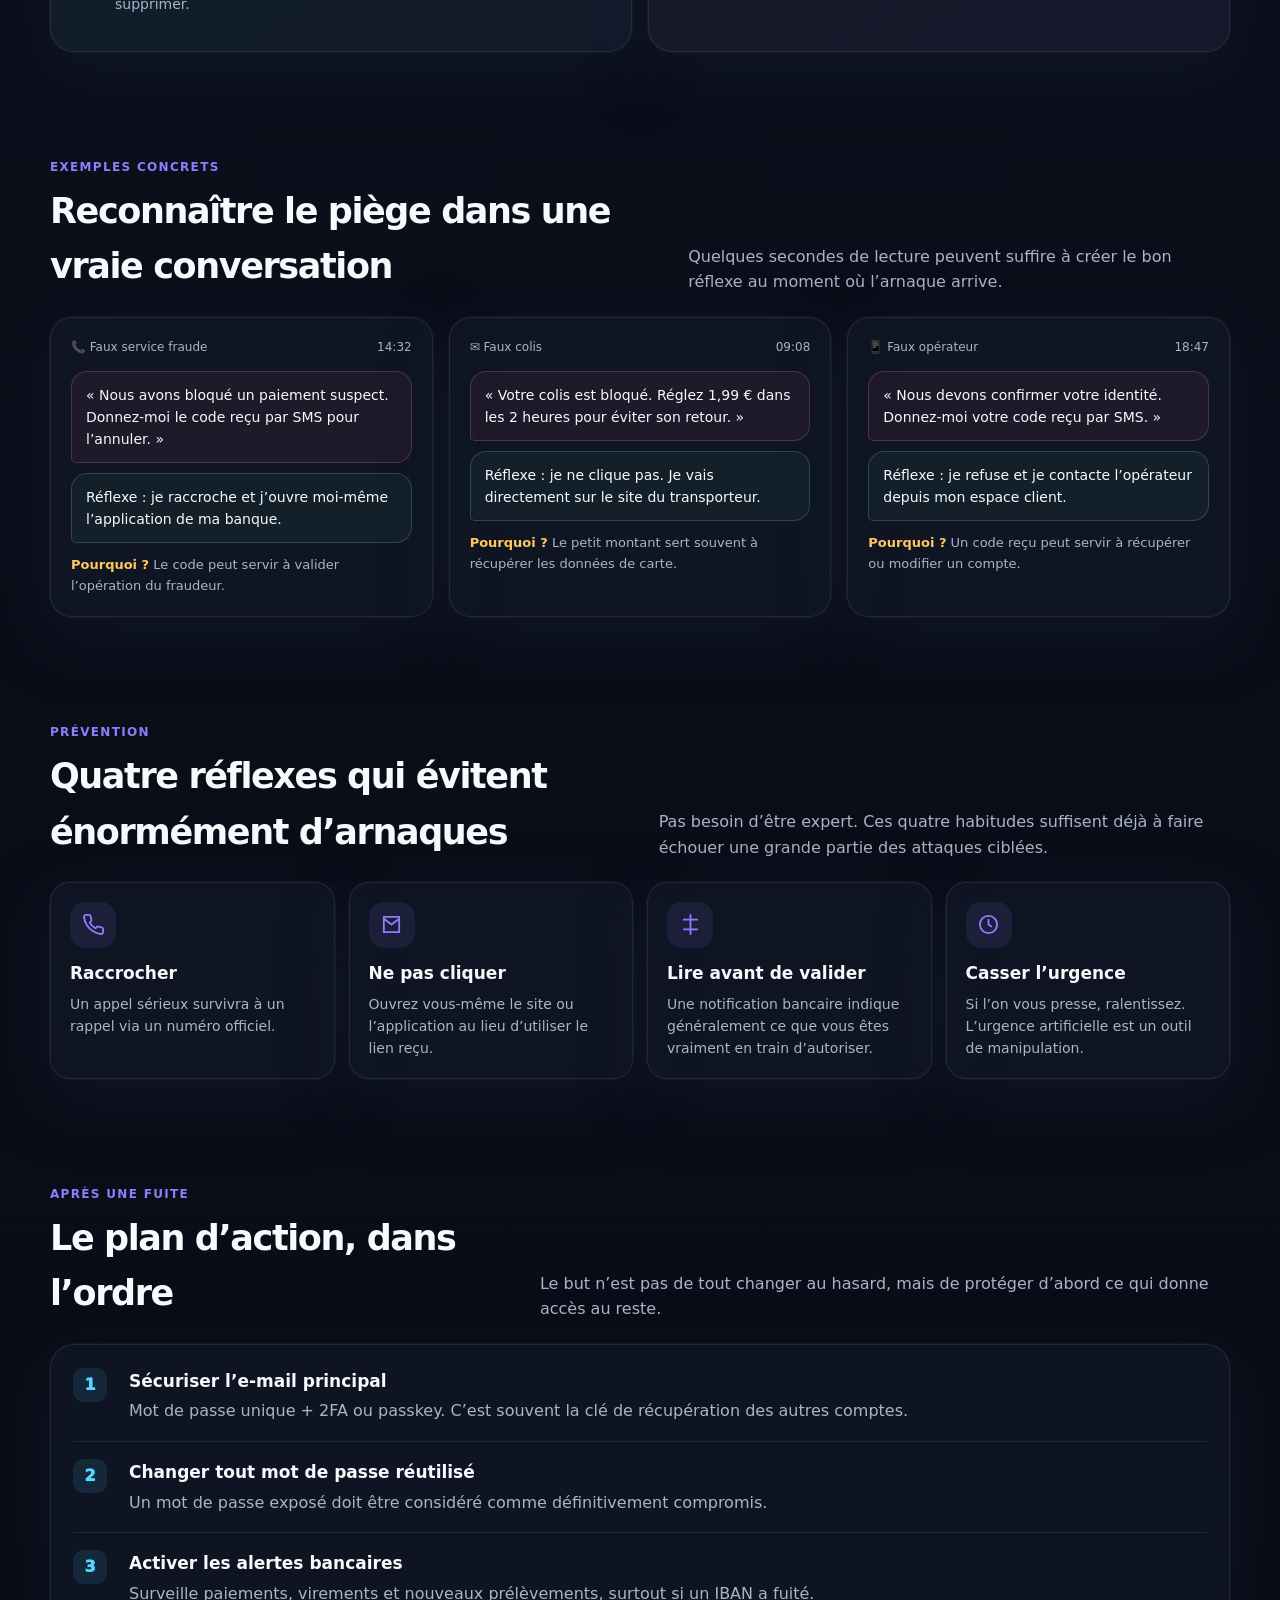
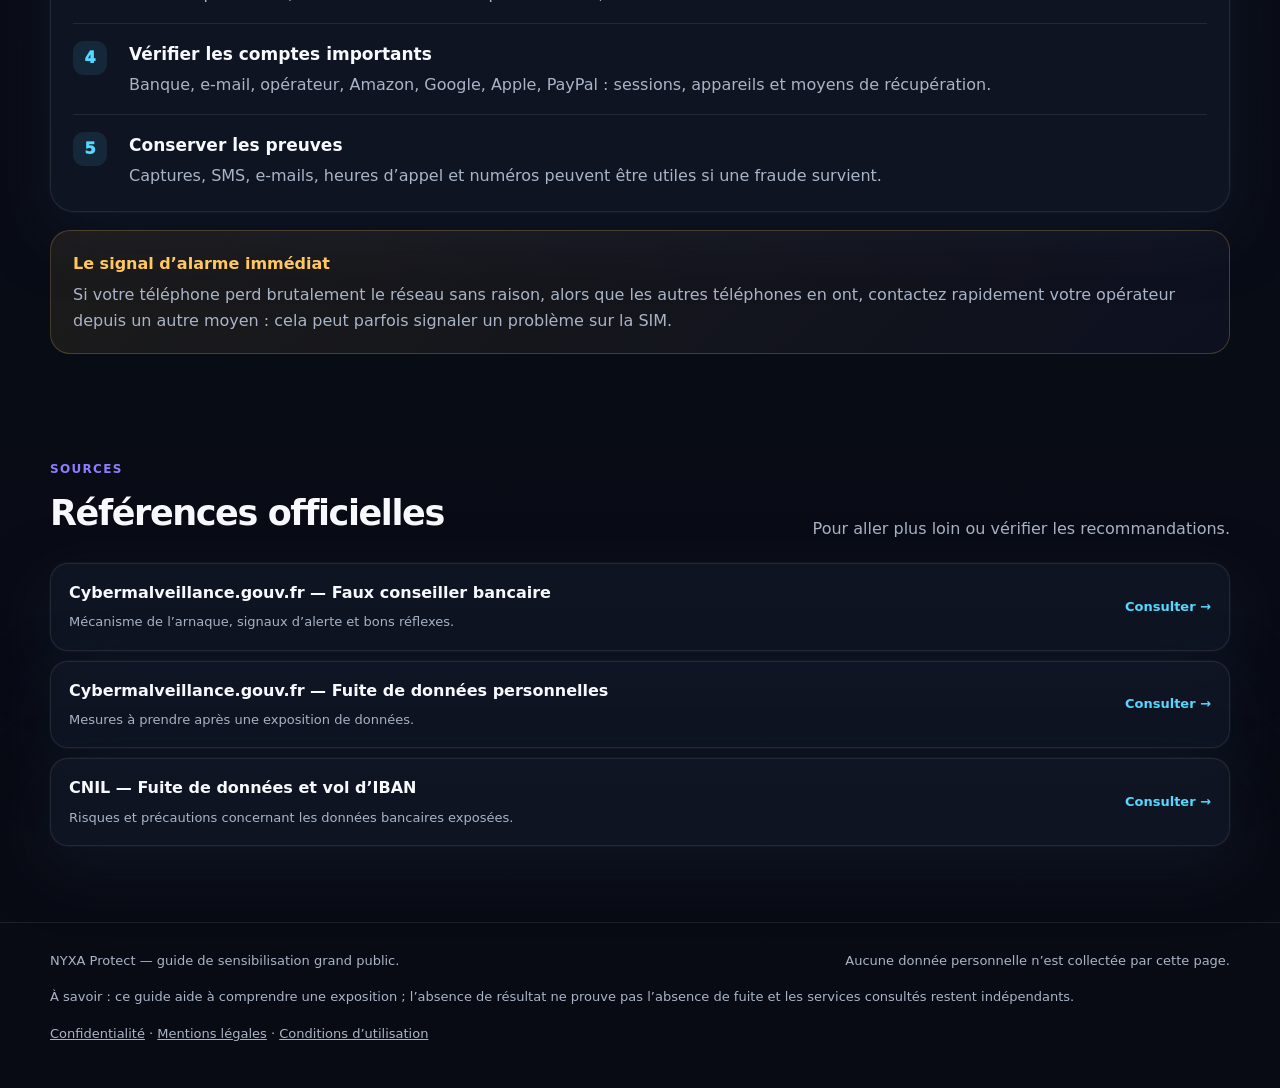
<file: exposition-numerique/index.html>
<!doctype html>
<html lang="fr" data-theme="dark">
<head>
<meta charset="utf-8">
<meta name="viewport" content="width=device-width,initial-scale=1,viewport-fit=cover">
<meta name="referrer" content="no-referrer">
<meta name="theme-color" content="#080b14">
<title>NYXA Protect — Comprendre, vérifier, agir</title>
<meta name="description" content="NYXA Protect : guide visuel grand public pour comprendre les fuites de données, vérifier son exposition et éviter les arnaques.">
<meta property="og:title" content="NYXA Protect — Comprendre, vérifier, agir">
<meta property="og:description" content="NYXA Protect aide à comprendre les fuites de données, vérifier son exposition et éviter les arnaques.">
<meta property="og:type" content="website">
<meta property="og:site_name" content="NYXA Labs">
<meta property="og:url" content="https://nyxalabs.github.io/exposition-numerique/">
<meta property="og:image" content="https://nyxalabs.github.io/assets/nyxa-logo.png">
<meta name="twitter:card" content="summary">
<meta name="twitter:title" content="NYXA Protect — Comprendre, vérifier, agir">
<meta name="twitter:description" content="NYXA Protect aide à comprendre les fuites de données, vérifier son exposition et éviter les arnaques.">
<link rel="canonical" href="https://nyxalabs.github.io/exposition-numerique/">
<style>
:root{
  --bg:#080b14;
  --bg2:#0d1220;
  --panel:rgba(17,24,39,.78);
  --panel-solid:#111827;
  --panel-2:#151d31;
  --text:#f7f9fc;
  --muted:#aab4c7;
  --line:rgba(255,255,255,.085);
  --cyan:#55d7ff;
  --violet:#8f7cff;
  --coral:#ff7f92;
  --amber:#ffc75d;
  --green:#5fdaa1;
  --blue:#6fa8ff;
  --shadow:0 24px 70px rgba(0,0,0,.28);
  --glow:0 0 0 1px rgba(255,255,255,.03),0 20px 60px rgba(21,29,49,.5);
  --radius:24px;
}
html[data-theme="light"]{
  --bg:#f4f6fb;
  --bg2:#eef2f9;
  --panel:rgba(255,255,255,.82);
  --panel-solid:#fff;
  --panel-2:#f7f9fd;
  --text:#172338;
  --muted:#607089;
  --line:rgba(18,34,58,.11);
  --shadow:0 20px 55px rgba(63,82,117,.12);
  --glow:0 0 0 1px rgba(18,34,58,.04),0 20px 55px rgba(75,95,130,.08);
}
*{box-sizing:border-box}
html{scroll-behavior:smooth}
body{
  margin:0;
  color:var(--text);
  font-family:Inter,ui-sans-serif,system-ui,-apple-system,BlinkMacSystemFont,"Segoe UI",sans-serif;
  background:
    radial-gradient(900px 520px at 10% -10%,rgba(85,215,255,.11),transparent 62%),
    radial-gradient(900px 520px at 95% 4%,rgba(143,124,255,.13),transparent 62%),
    linear-gradient(180deg,var(--bg),var(--bg2) 45%,var(--bg));
  line-height:1.58;
}
a{color:inherit}
button,input{font:inherit}
.container{width:min(1180px,calc(100% - 34px));margin:auto}
.topbar{
  position:sticky;top:0;z-index:50;
  background:color-mix(in srgb,var(--bg) 76%, transparent);
  backdrop-filter:blur(18px);
  border-bottom:1px solid var(--line)
}
.nav{
  min-height:70px;display:flex;align-items:center;justify-content:space-between;gap:16px
}
.brand{display:flex;align-items:center;gap:11px;text-decoration:none;font-weight:900;letter-spacing:-.025em}
.brandmark{
  width:44px;height:44px;border-radius:14px;overflow:hidden;display:block;flex:0 0 44px;
  border:1px solid rgba(255,255,255,.10);
  background:#090b12;
  box-shadow:0 12px 30px rgba(85,215,255,.16)
}
.brandmark img{
  width:100%;height:100%;display:block;object-fit:cover;object-position:center
}
.navlinks{display:flex;align-items:center;gap:4px;flex-wrap:wrap}
.navlinks a{
  text-decoration:none;color:var(--muted);font-size:14px;font-weight:760;
  padding:9px 10px;border-radius:10px
}
.navlinks a:hover{color:var(--text);background:rgba(255,255,255,.05)}
.theme-btn{
  border:1px solid var(--line);background:var(--panel);color:var(--text);
  width:40px;height:40px;border-radius:12px;cursor:pointer;display:grid;place-items:center
}
.theme-btn svg{width:19px;height:19px}

.hero{padding:82px 0 52px}
.hero-grid{display:grid;grid-template-columns:1.12fr .88fr;gap:28px;align-items:center}
.kicker{
  display:inline-flex;align-items:center;gap:8px;padding:7px 11px;border:1px solid var(--line);
  border-radius:999px;background:var(--panel);color:var(--cyan);font-size:12px;font-weight:900;text-transform:uppercase;letter-spacing:.09em
}
h1{
  font-size:clamp(42px,7vw,76px);line-height:.98;letter-spacing:-.058em;
  margin:18px 0 20px;max-width:830px
}
.hero p{margin:0;max-width:740px;color:var(--muted);font-size:19px}
.hero-actions{display:flex;gap:12px;flex-wrap:wrap;margin-top:28px}
.btn{
  display:inline-flex;align-items:center;justify-content:center;gap:9px;
  padding:13px 17px;border-radius:13px;text-decoration:none;font-weight:850;
  border:1px solid var(--line);background:var(--panel);box-shadow:var(--glow)
}
.btn.primary{
  border:0;background:linear-gradient(135deg,var(--cyan),#78a7ff 55%,var(--violet));
  color:#08101b
}
.btn:hover{transform:translateY(-1px)}
.hero-visual{
  position:relative;overflow:hidden;border:1px solid var(--line);border-radius:30px;
  background:linear-gradient(145deg,rgba(85,215,255,.06),rgba(143,124,255,.08)),var(--panel);
  box-shadow:var(--shadow);padding:24px;min-height:410px
}
.orbit{
  position:absolute;border-radius:50%;border:1px dashed rgba(143,124,255,.18);
}
.o1{width:310px;height:310px;right:-70px;top:-70px}
.o2{width:220px;height:220px;right:-25px;top:-25px}
.visual-card{
  position:relative;z-index:2;background:var(--panel-solid);border:1px solid var(--line);
  border-radius:18px;padding:17px;margin-bottom:13px;box-shadow:var(--glow)
}
.visual-card .row{display:flex;align-items:center;gap:12px}
.iconbox{
  width:44px;height:44px;border-radius:14px;display:grid;place-items:center;flex:0 0 44px
}
.iconbox.cyan{background:rgba(85,215,255,.10);color:var(--cyan)}
.iconbox.violet{background:rgba(143,124,255,.10);color:var(--violet)}
.iconbox.coral{background:rgba(255,127,146,.10);color:var(--coral)}
.iconbox svg{width:23px;height:23px}
.visual-card strong{display:block;margin-bottom:3px}
.visual-card span{font-size:14px;color:var(--muted)}
.visual-arrow{display:flex;justify-content:center;color:var(--muted);padding:2px 0 9px}
.visual-arrow svg{width:22px;height:22px}

section{padding:30px 0 76px}
.section-head{display:flex;justify-content:space-between;align-items:flex-end;gap:22px;margin-bottom:22px}
.section-head h2{margin:0;font-size:35px;letter-spacing:-.04em}
.section-head p{margin:0;max-width:720px;color:var(--muted)}
.section-label{color:var(--violet);font-size:12px;font-weight:900;text-transform:uppercase;letter-spacing:.11em;margin-bottom:7px}
.grid-3{display:grid;grid-template-columns:repeat(3,1fr);gap:16px}
.grid-2{display:grid;grid-template-columns:repeat(2,1fr);gap:16px}
.card{
  background:var(--panel);border:1px solid var(--line);border-radius:var(--radius);
  padding:22px;box-shadow:var(--glow);backdrop-filter:blur(10px)
}
.card h3{margin:0 0 8px;font-size:19px}
.card p{margin:0;color:var(--muted)}
.number{
  width:38px;height:38px;border-radius:13px;display:grid;place-items:center;
  background:rgba(85,215,255,.10);color:var(--cyan);font-weight:950;margin-bottom:14px
}
.callout{
  margin-top:18px;border:1px solid rgba(255,199,93,.22);
  background:linear-gradient(135deg,rgba(255,199,93,.08),rgba(143,124,255,.04));
  border-radius:20px;padding:20px 22px
}
.callout strong{color:var(--amber)}
.callout p{margin:6px 0 0;color:var(--muted)}

.path-chooser{display:grid;grid-template-columns:repeat(3,1fr);gap:16px}
.path{
  border:1px solid var(--line);background:var(--panel);border-radius:22px;padding:20px;
  cursor:pointer;text-align:left;color:var(--text);box-shadow:var(--glow)
}
.path:hover{transform:translateY(-2px);border-color:rgba(85,215,255,.3)}
.path .path-icon{
  width:50px;height:50px;border-radius:16px;display:grid;place-items:center;margin-bottom:14px
}
.path svg{width:25px;height:25px}
.path h3{margin:0 0 6px;font-size:19px}
.path p{margin:0;color:var(--muted);font-size:14px}
.path.a .path-icon{background:rgba(85,215,255,.10);color:var(--cyan)}
.path.b .path-icon{background:rgba(255,127,146,.10);color:var(--coral)}
.path.c .path-icon{background:rgba(143,124,255,.10);color:var(--violet)}

.audit{display:grid;grid-template-columns:.95fr 1.05fr;gap:16px}
.checks{display:grid;grid-template-columns:repeat(2,1fr);gap:10px;margin-top:14px}
.check{
  display:flex;align-items:center;gap:10px;padding:13px;border:1px solid var(--line);
  border-radius:14px;background:var(--panel-2);cursor:pointer;user-select:none
}
.check input{accent-color:var(--cyan);width:18px;height:18px}
.check span{font-weight:750}
.note{font-size:13px;color:var(--muted);margin-top:12px}
.result{
  background:linear-gradient(145deg,rgba(85,215,255,.05),rgba(143,124,255,.06)),var(--panel);
  border:1px solid var(--line);border-radius:var(--radius);padding:23px;box-shadow:var(--glow)
}
.result-top{display:flex;align-items:center;justify-content:space-between;gap:12px}
.result-top h3{margin:0;font-size:27px}
.risk-pill{
  padding:7px 10px;border-radius:999px;font-size:11px;font-weight:950;text-transform:uppercase;letter-spacing:.08em;border:1px solid var(--line)
}
.meter{height:10px;background:rgba(255,255,255,.07);border-radius:999px;overflow:hidden;margin:14px 0 18px}
html[data-theme="light"] .meter{background:#e1e8f3}
.meter > div{height:100%;width:0;border-radius:999px;background:linear-gradient(90deg,var(--green),var(--amber),var(--coral));transition:.25s}
.result h4{margin:14px 0 7px}
.result ul{padding-left:18px;color:var(--muted);margin:0}
.result li{margin:5px 0}
.empty{color:var(--muted)}

.flow-intro{
  max-width:920px;margin:0 auto 22px;
  border:1px solid rgba(85,215,255,.20);
  background:linear-gradient(135deg,rgba(85,215,255,.07),rgba(143,124,255,.06)),var(--panel);
  border-radius:24px;padding:20px 22px;box-shadow:var(--glow)
}
.flow-intro-top{display:flex;align-items:flex-start;gap:14px}
.start-marker{
  width:48px;height:48px;border-radius:16px;display:grid;place-items:center;flex:0 0 48px;
  background:linear-gradient(135deg,var(--cyan),var(--violet));color:#07101b
}
.start-marker svg{width:25px;height:25px}
.flow-intro h3{margin:0 0 6px;font-size:21px}
.flow-intro p{margin:0;color:var(--muted)}
.flow-intro .quickline{
  display:flex;gap:8px;flex-wrap:wrap;margin-top:15px
}
.quickchip{
  display:inline-flex;align-items:center;gap:7px;padding:7px 10px;border-radius:999px;
  background:var(--panel-2);border:1px solid var(--line);font-size:12px;font-weight:800;color:var(--muted)
}
.quickchip b{color:var(--text)}

.flow{
  width:min(960px,100%);margin:0 auto;display:grid;gap:0
}
.flow-step{
  position:relative;
  display:grid;grid-template-columns:82px minmax(0,1fr) 310px;gap:18px;align-items:stretch;
  border:1px solid var(--line);background:var(--panel);
  border-radius:24px;padding:20px;box-shadow:var(--glow)
}
.flow-step + .flow-step{margin-top:54px}
.flow-step + .flow-step::before{
  content:"";position:absolute;left:40px;top:-54px;width:2px;height:54px;
  background:linear-gradient(180deg,var(--cyan),var(--violet))
}
.flow-step + .flow-step::after{
  content:"";position:absolute;left:35px;top:-13px;width:10px;height:10px;
  border-right:2px solid var(--violet);border-bottom:2px solid var(--violet);
  transform:rotate(45deg)
}
.flow-index{
  display:flex;flex-direction:column;align-items:center;gap:9px
}
.flow-no{
  width:48px;height:48px;border-radius:16px;display:grid;place-items:center;
  background:linear-gradient(145deg,rgba(85,215,255,.13),rgba(143,124,255,.11));
  border:1px solid var(--line);color:var(--cyan);font-size:18px;font-weight:950
}
.flow-icon{
  width:48px;height:48px;border-radius:16px;display:grid;place-items:center;
  background:var(--panel-2);color:var(--violet);border:1px solid var(--line)
}
.flow-icon svg{width:24px;height:24px}
.flow-main h3{margin:1px 0 6px;font-size:21px}
.flow-main .purpose{margin:0 0 12px;color:var(--muted)}
.flow-action{
  display:grid;gap:8px
}
.flow-action-row{
  display:grid;grid-template-columns:104px 1fr;gap:10px;
  padding:9px 10px;border-radius:12px;background:var(--panel-2);border:1px solid var(--line);
  font-size:13px
}
.flow-action-row strong{color:var(--text)}
.flow-action-row span{color:var(--muted)}
.flow-guide{
  align-self:stretch;border:1px solid var(--line);background:rgba(255,255,255,.025);
  border-radius:18px;padding:14px
}
.flow-guide .guide-label{
  display:inline-flex;padding:5px 8px;border-radius:999px;
  background:rgba(255,199,93,.09);color:var(--amber);font-size:10px;font-weight:950;
  text-transform:uppercase;letter-spacing:.08em;margin-bottom:8px
}
.flow-guide h4{margin:0 0 8px;font-size:15px}
.flow-guide p{margin:0 0 10px;color:var(--muted);font-size:13px}
.flow-guide .signal{
  padding:9px 10px;border-radius:12px;border:1px solid rgba(255,127,146,.18);
  background:rgba(255,127,146,.05);font-size:12px;color:var(--muted)
}
.flow-guide .signal strong{color:var(--coral)}
.flow-open{
  display:inline-flex;align-items:center;gap:8px;margin-top:13px;
  text-decoration:none;color:#07101b;font-weight:900;font-size:13px;
  background:linear-gradient(135deg,var(--cyan),#79a8ff);
  padding:10px 12px;border-radius:11px
}
.flow-open.secondary{
  color:#07101b;background:linear-gradient(135deg,var(--cyan),#79a8ff);border:0
}
.flow-phase{
  width:min(960px,100%);margin:32px auto 14px;
  display:flex;align-items:center;gap:10px;color:var(--muted);font-size:12px;font-weight:900;
  text-transform:uppercase;letter-spacing:.09em
}
.flow-phase::after{content:"";height:1px;background:var(--line);flex:1}

.compare{display:grid;grid-template-columns:1fr 1fr;gap:16px}
.compare-card{
  border:1px solid var(--line);background:var(--panel);border-radius:24px;padding:22px;box-shadow:var(--glow)
}
.compare-card.good{background:linear-gradient(145deg,rgba(95,218,161,.05),rgba(85,215,255,.03)),var(--panel)}
.compare-card.bad{background:linear-gradient(145deg,rgba(255,127,146,.05),rgba(143,124,255,.03)),var(--panel)}
.compare-head{display:flex;align-items:center;gap:12px;margin-bottom:14px}
.compare-head .bigicon{
  width:48px;height:48px;border-radius:16px;display:grid;place-items:center
}
.good .bigicon{background:rgba(95,218,161,.10);color:var(--green)}
.bad .bigicon{background:rgba(255,127,146,.10);color:var(--coral)}
.bigicon svg{width:25px;height:25px}
.compare-head h3{margin:0;font-size:21px}
.rule{
  display:flex;gap:12px;padding:13px 0;border-bottom:1px solid var(--line)
}
.rule:last-child{border-bottom:0}
.rule-mark{
  width:30px;height:30px;border-radius:10px;display:grid;place-items:center;flex:0 0 30px;font-weight:950
}
.good .rule-mark{background:rgba(95,218,161,.11);color:var(--green)}
.bad .rule-mark{background:rgba(255,127,146,.11);color:var(--coral)}
.rule strong{display:block;margin-bottom:2px}
.rule span{color:var(--muted);font-size:14px}

.dialogue-grid{display:grid;grid-template-columns:repeat(3,1fr);gap:16px}
.dialogue{
  border:1px solid var(--line);background:var(--panel);border-radius:22px;padding:20px;box-shadow:var(--glow)
}
.phonebar{display:flex;align-items:center;justify-content:space-between;color:var(--muted);font-size:12px;margin-bottom:14px}
.bubble{
  padding:12px 14px;border-radius:16px 16px 16px 5px;background:var(--panel-2);border:1px solid var(--line);
  color:var(--text);font-size:14px;margin-bottom:10px
}
.bubble.bad{border-color:rgba(255,127,146,.24);background:rgba(255,127,146,.06)}
.bubble.good{border-color:rgba(95,218,161,.24);background:rgba(95,218,161,.06)}
.dialogue .lesson{font-size:13px;color:var(--muted);margin-top:12px}
.lesson strong{color:var(--amber)}

.traps{display:grid;grid-template-columns:repeat(4,1fr);gap:14px}
.trap{
  border:1px solid var(--line);background:var(--panel);border-radius:20px;padding:19px;box-shadow:var(--glow)
}
.trap-icon{
  width:46px;height:46px;border-radius:15px;display:grid;place-items:center;
  background:rgba(143,124,255,.10);color:var(--violet);margin-bottom:12px
}
.trap-icon svg{width:23px;height:23px}
.trap h3{margin:0 0 6px;font-size:17px}
.trap p{margin:0;color:var(--muted);font-size:14px}

.timeline{border:1px solid var(--line);background:var(--panel);border-radius:24px;padding:6px 22px;box-shadow:var(--glow)}
.step{display:grid;grid-template-columns:42px 1fr;gap:14px;padding:17px 0;border-bottom:1px solid var(--line)}
.step:last-child{border-bottom:0}
.step-no{width:34px;height:34px;border-radius:11px;display:grid;place-items:center;background:rgba(85,215,255,.10);color:var(--cyan);font-weight:950}
.step h3{margin:0 0 4px;font-size:17px}
.step p{margin:0;color:var(--muted)}

.sources{display:grid;gap:10px}
.source{
  display:grid;grid-template-columns:1fr auto;gap:16px;align-items:center;
  border:1px solid var(--line);background:var(--panel);border-radius:18px;padding:16px 18px;box-shadow:var(--glow)
}
.source strong{display:block;margin-bottom:3px}
.source span{font-size:13px;color:var(--muted)}
.source a{text-decoration:none;color:var(--cyan);font-weight:850;font-size:13px}
footer{border-top:1px solid var(--line);padding:28px 0 44px;color:var(--muted);font-size:13px}
.footer-inner{display:flex;justify-content:space-between;gap:16px;flex-wrap:wrap}
svg{stroke:currentColor;fill:none;stroke-width:1.9;stroke-linecap:round;stroke-linejoin:round}

@media(max-width:1000px){
  .hero-grid,.audit,.compare{grid-template-columns:1fr}
  .grid-3,.dialogue-grid{grid-template-columns:repeat(2,1fr)}
  .traps{grid-template-columns:repeat(2,1fr)}
}
@media(max-width:760px){
  .navlinks{display:none}
  .hero{padding-top:46px}
  h1{font-size:42px}
  .container{width:min(100% - 24px,1180px)}
  .grid-3,.grid-2,.dialogue-grid,.traps,.checks,.path-chooser{grid-template-columns:1fr}
  .section-head{flex-direction:column;align-items:flex-start}
  .source{grid-template-columns:1fr}
  .hero-visual{min-height:auto;padding:16px}
  .flow-intro{padding:17px}
  .flow-intro-top{gap:11px}
  .flow-step{
    grid-template-columns:58px 1fr;
    gap:12px;padding:16px
  }
  .flow-index{grid-row:1 / span 2}
  .flow-guide{grid-column:2}
  .flow-action-row{grid-template-columns:1fr;gap:2px}
  .flow-step + .flow-step{margin-top:44px}
  .flow-step + .flow-step::before{left:28px;top:-44px;height:44px}
  .flow-step + .flow-step::after{left:23px;top:-12px}
  .brand > span:last-child{font-size:14px}
  .brandmark{width:40px;height:40px;flex-basis:40px}
}
@media(max-width:430px){
  .theme-btn{width:38px;height:38px}
  .brand > span:last-child{display:none}
  .flow-step{grid-template-columns:52px 1fr;padding:14px}
  .flow-no,.flow-icon{width:42px;height:42px;border-radius:14px}
  .flow-step + .flow-step::before{left:25px}
  .flow-step + .flow-step::after{left:20px}
  .hero-actions .btn{width:100%}
}
.portal-back{border:1px solid var(--line);background:var(--panel);color:var(--text);border-radius:999px;padding:9px 12px;font-size:12px;font-weight:800;text-decoration:none;display:inline-flex;align-items:center;justify-content:center;white-space:nowrap;transition:.16s}.portal-back:hover{color:var(--text);border-color:var(--cyan);transform:translateY(-1px)}@media(max-width:760px){.nav{flex-wrap:wrap;padding:8px 0}.portal-back{order:3;flex-basis:100%;width:100%;text-align:center}}

.translation-auto{
  display:inline-flex;align-items:center;gap:7px;margin-top:13px;
  padding:7px 10px;border:1px solid rgba(95,218,161,.18);
  border-radius:999px;background:rgba(95,218,161,.06);
  color:var(--green);font-size:11px;font-weight:850
}
@media(max-width:760px){.translation-auto{font-size:10.5px}}
</style>
</head>
<body>

<header class="topbar">
  <div class="container nav">
    <a class="brand" href="#top">
      <span class="brandmark"><img src="../assets/nyxa-logo.png" alt="Logo NYXA"></span>
      <span>NYXA Protect</span>
    </a>
    <a class="portal-back" href="https://nyxalabs.github.io/" aria-label="Retour au portail NYXA">← Retour au portail NYXA</a>
    <nav class="navlinks">
      <a href="#comprendre">Comprendre</a>
      <a href="#parcours">Parcours</a>
      <a href="#banque">Banque</a>
      <a href="#pieges">Pièges</a>
      <a href="#agir">Agir</a>
    </nav>
    <button class="theme-btn" id="themeBtn" aria-label="Changer le thème" title="Changer le thème">
      <svg viewBox="0 0 24 24"><path d="M12 3a9 9 0 1 0 9 9 7 7 0 0 1-9-9Z"/></svg>
    </button>
  </div>
</header>

<main id="top">

<section class="hero">
  <div class="container hero-grid">
    <div>
      <span class="kicker">Guide grand public • sans jargon</span>
      <h1>Une fuite de données peut devenir une arnaque très crédible.</h1>
      <p>Le danger n’est pas seulement « mes données sont quelque part ». Le danger, c’est ce qu’un escroc peut en faire pour vous convaincre de cliquer, valider ou donner la dernière information qui lui manque.</p>
      <div class="hero-actions">
        <a class="btn primary" href="#choix">Je veux savoir quoi faire</a>
        <a class="btn" href="#parcours">Vérifier mon exposition</a>
      </div>
    </div>

    <aside class="hero-visual" aria-label="Schéma d'une attaque">
      <div class="orbit o1"></div><div class="orbit o2"></div>

      <div class="visual-card">
        <div class="row">
          <div class="iconbox cyan">
            <svg viewBox="0 0 24 24"><path d="M4 4h16v16H4z"/><path d="m4 6 8 6 8-6"/></svg>
          </div>
          <div><strong>1. Une donnée fuit</strong><span>E-mail, téléphone, adresse, IBAN…</span></div>
        </div>
      </div>

      <div class="visual-arrow">
        <svg viewBox="0 0 24 24"><path d="M12 5v14"/><path d="m7 14 5 5 5-5"/></svg>
      </div>

      <div class="visual-card">
        <div class="row">
          <div class="iconbox violet">
            <svg viewBox="0 0 24 24"><circle cx="8" cy="8" r="3"/><circle cx="16" cy="16" r="3"/><path d="M10.5 9.5 13.5 14.5"/><path d="M14.5 6.5 9.5 17.5"/></svg>
          </div>
          <div><strong>2. Les données sont recoupées</strong><span>Plusieurs fuites peuvent compléter le profil.</span></div>
        </div>
      </div>

      <div class="visual-arrow">
        <svg viewBox="0 0 24 24"><path d="M12 5v14"/><path d="m7 14 5 5 5-5"/></svg>
      </div>

      <div class="visual-card">
        <div class="row">
          <div class="iconbox coral">
            <svg viewBox="0 0 24 24"><path d="M8 2h8l2 4v4a6 6 0 0 1-12 0V6z"/><path d="M9 14v8"/><path d="M15 14v8"/><path d="M7 22h10"/></svg>
          </div>
          <div><strong>3. L’attaque paraît vraie</strong><span>Faux banquier, faux Amazon, faux opérateur…</span></div>
        </div>
      </div>
    </aside>
  </div>
</section>

<section id="comprendre">
  <div class="container">
    <div class="section-head">
      <div>
        <div class="section-label">Comprendre</div>
        <h2>Le mécanisme en 30 secondes</h2>
      </div>
      <p>Une fuite n’est pas toujours synonyme de compte piraté. Mais chaque information supplémentaire peut rendre l’attaque plus crédible et plus difficile à reconnaître.</p>
    </div>

    <div class="grid-3">
      <article class="card">
        <div class="number">1</div>
        <h3>Ils apprennent qui vous êtes</h3>
        <p>Nom, e-mail, téléphone, adresse ou date de naissance servent à construire un profil crédible.</p>
      </article>
      <article class="card">
        <div class="number">2</div>
        <h3>Ils trouvent le bon prétexte</h3>
        <p>Banque, colis, achat, opérateur, impôts : ils choisissent l’histoire qui a le plus de chances de fonctionner.</p>
      </article>
      <article class="card">
        <div class="number">3</div>
        <h3>Ils cherchent la dernière pièce</h3>
        <p>Un code SMS, une validation bancaire, un mot de passe ou un clic sur un faux lien suffit parfois.</p>
      </article>
    </div>

    <div class="callout">
      <strong>Règle mentale essentielle</strong>
      <p>Plus un inconnu connaît de vraies informations sur vous, plus vous devez vérifier son identité — pas lui faire confiance davantage.</p>
    </div>
  </div>
</section>

<section id="choix">
  <div class="container">
    <div class="section-head">
      <div>
        <div class="section-label">Commencer ici</div>
        <h2>Choisissez votre situation</h2>
      </div>
      <p>Le site vous mène directement à la partie utile, sans avoir besoin de tout lire.</p>
    </div>

    <div class="path-chooser">
      <button class="path a" data-target="parcours">
        <div class="path-icon">
          <svg viewBox="0 0 24 24"><path d="M4 4h16v16H4z"/><path d="m4 6 8 6 8-6"/></svg>
        </div>
        <h3>J’ai découvert une fuite</h3>
        <p>Je veux savoir jusqu’où mes données ont pu être exposées.</p>
      </button>
      <button class="path b" data-target="banque">
        <div class="path-icon">
          <svg viewBox="0 0 24 24"><path d="M6 2h12v20H6z"/><path d="M9 5h6"/><path d="M9 18h6"/></svg>
        </div>
        <h3>J’ai reçu un appel suspect</h3>
        <p>Quelqu’un se fait passer pour ma banque ou un service officiel.</p>
      </button>
      <button class="path c" data-target="pieges">
        <div class="path-icon">
          <svg viewBox="0 0 24 24"><path d="M12 3 2 21h20Z"/><path d="M12 9v5"/><path d="M12 18h.01"/></svg>
        </div>
        <h3>Je veux éviter de me faire avoir</h3>
        <p>Je veux apprendre les réflexes simples avant que ça arrive.</p>
      </button>
    </div>
  </div>
</section>

<section id="evaluation">
  <div class="container">
    <div class="section-head">
      <div>
        <div class="section-label">Évaluer</div>
        <h2>Qu’est-ce qui a réellement fuité ?</h2>
      </div>
      <p>Cochez uniquement ce qui est confirmé. Le score est pédagogique : il sert à montrer comment la combinaison de plusieurs données augmente le risque.</p>
    </div>

    <div class="audit">
      <div class="card">
        <h3>Données exposées</h3>
        <div class="checks">
          <label class="check"><input type="checkbox" data-key="email"><span>E-mail</span></label>
          <label class="check"><input type="checkbox" data-key="phone"><span>Téléphone</span></label>
          <label class="check"><input type="checkbox" data-key="identity"><span>Nom + adresse</span></label>
          <label class="check"><input type="checkbox" data-key="dob"><span>Date de naissance</span></label>
          <label class="check"><input type="checkbox" data-key="iban"><span>IBAN</span></label>
          <label class="check"><input type="checkbox" data-key="password"><span>Mot de passe</span></label>
          <label class="check"><input type="checkbox" data-key="session"><span>Cookies / session</span></label>
          <label class="check"><input type="checkbox" data-key="idcard"><span>Pièce d’identité</span></label>
        </div>
        <div class="note">Tout fonctionne localement dans cette page. Aucune donnée n’est envoyée.</div>
      </div>

      <div class="result">
        <div class="result-top">
          <h3 id="riskTitle">Aucune donnée sélectionnée</h3>
          <span id="riskBadge" class="risk-pill">—</span>
        </div>
        <div class="meter"><div id="meterFill"></div></div>
        <div id="riskSummary" class="empty">Cochez les données exposées pour afficher les risques plausibles et les priorités.</div>
      </div>
    </div>
  </div>
</section>

<section id="parcours">
  <div class="container">
    <div class="section-head">
      <div>
        <div class="section-label">Parcours guidé</div>
        <h2>Je veux savoir où mes données ont fuité : où dois-je aller ?</h2>
      </div>
      <p>Vous n’avez rien à deviner. Commencez à l’étape 1, saisissez uniquement votre adresse e-mail sur le site indiqué, regardez précisément ce qui est expliqué, puis passez à l’étape suivante.</p>
    </div>

    <div class="flow-intro">
      <div class="flow-intro-top">
        <div class="start-marker">
          <svg viewBox="0 0 24 24"><path d="M5 12h14"/><path d="m14 7 5 5-5 5"/></svg>
        </div>
        <div>
          <h3>Commence ici, même si vous ne connaissez rien à la cybersécurité</h3>
          <p>Le but est de répondre à quatre questions simples : <strong>mon e-mail a-t-il fuité ?</strong> → <strong>un mot de passe a-t-il fuité ?</strong> → <strong>un malware a-t-il volé mes données ?</strong> → <strong>quelles autres informations circulent sur moi ?</strong></p>
          <div class="quickline">
            <span class="quickchip"><b>1</b> Fuite connue</span>
            <span class="quickchip"><b>2</b> Mot de passe</span>
            <span class="quickchip"><b>3</b> Infostealer</span>
            <span class="quickchip"><b>4</b> Recherche approfondie</span>
          </div>
          <div class="translation-auto">✓ Traduction française automatique des outils externes</div>
        </div>
      </div>
    </div>

    <div class="flow-phase">Vérifications indispensables</div>

    <div class="flow">

      <article class="flow-step">
        <div class="flow-index">
          <div class="flow-no">1</div>
          <div class="flow-icon">
            <svg viewBox="0 0 24 24"><path d="M4 4h16v16H4z"/><path d="m4 6 8 6 8-6"/></svg>
          </div>
        </div>
        <div class="flow-main">
          <h3>Have I Been Pwned</h3>
          <p class="purpose">Première question : <strong>mon adresse e-mail apparaît-elle dans une fuite connue ?</strong></p>
          <div class="flow-action">
            <div class="flow-action-row"><strong>Vous faites</strong><span>Vous saisissez uniquement votre adresse e-mail.</span></div>
            <div class="flow-action-row"><strong>Vous regardez</strong><span>Le nombre de fuites, leur nom et la liste “Compromised data”.</span></div>
            <div class="flow-action-row"><strong>Important</strong><span>Si vous voyez <b>Passwords</b>, un mot de passe faisait partie de cette fuite.</span></div>
          </div>
          <a class="flow-open" href="https://translate.google.com/translate?sl=auto&tl=fr&u=https%3A%2F%2Fhaveibeenpwned.com%2F" data-original="https://haveibeenpwned.com/" target="_blank" rel="noopener noreferrer">Aller sur Have I Been Pwned →</a>
        </div>
        <aside class="flow-guide">
          <span class="guide-label">Ce que vous cherchez</span>
          <h4>Une réponse très simple</h4>
          <p><b>Aucune fuite :</b> bon signe, mais ça ne garantit pas que rien n’existe ailleurs.</p>
          <div class="signal"><strong>Attention :</strong> “Passwords”, “Phone numbers”, “Physical addresses” ou “Dates of birth” augmentent le niveau d’exposition.</div>
        </aside>
      </article>

      <article class="flow-step">
        <div class="flow-index">
          <div class="flow-no">2</div>
          <div class="flow-icon">
            <svg viewBox="0 0 24 24"><path d="M8 6h8"/><path d="M9 3h6"/><rect x="5" y="6" width="14" height="15" rx="6"/><path d="M3 13h4M17 13h4M4 18h4M16 18h4"/></svg>
          </div>
        </div>
        <div class="flow-main">
          <h3>Hudson Rock</h3>
          <p class="purpose">Deuxième question : <strong>mes données viennent-elles d’un ordinateur infecté par un infostealer ?</strong></p>
          <div class="flow-action">
            <div class="flow-action-row"><strong>Vous faites</strong><span>Vous cherchez votre adresse e-mail dans l’outil gratuit.</span></div>
            <div class="flow-action-row"><strong>Vous regardez</strong><span>Ordinateur compromis, date, services concernés, cookies ou identifiants.</span></div>
            <div class="flow-action-row"><strong>Bon résultat</strong><span>“Cette adresse e-mail n’est pas associée à un ordinateur infecté”.</span></div>
          </div>
          <a class="flow-open" href="https://translate.google.com/translate?sl=auto&tl=fr&u=https%3A%2F%2Fwww.hudsonrock.com%2Ffree-tools" data-original="https://www.hudsonrock.com/free-tools" target="_blank" rel="noopener noreferrer">Aller sur Hudson Rock →</a>
        </div>
        <aside class="flow-guide">
          <span class="guide-label">Pourquoi c’est important</span>
          <h4>Fuite ≠ infostealer</h4>
          <p>Une simple base clients volée est déjà gênante. Un infostealer peut, lui, récupérer des mots de passe, cookies et sessions directement depuis un appareil.</p>
          <div class="signal"><strong>Signal rouge :</strong> si une machine infectée apparaît, la priorité devient la sécurisation des comptes et de l’appareil.</div>
        </aside>
      </article>

      <article class="flow-step">
        <div class="flow-index">
          <div class="flow-no">3</div>
          <div class="flow-icon">
            <svg viewBox="0 0 24 24"><circle cx="11" cy="11" r="7"/><path d="m20 20-4-4"/></svg>
          </div>
        </div>
        <div class="flow-main">
          <h3>LeakCheck</h3>
          <p class="purpose">Troisième question : <strong>est-ce que d’autres bases contiennent mon e-mail et des données que HIBP ne m’a pas montrées ?</strong></p>
          <div class="flow-action">
            <div class="flow-action-row"><strong>Vous faites</strong><span>Vous recherchez la même adresse e-mail.</span></div>
            <div class="flow-action-row"><strong>Vous regardez</strong><span>Nom de la source, username, password/hash et champs associés.</span></div>
            <div class="flow-action-row"><strong>À noter</strong><span>Copiez le nom des bases trouvées : il aide à comprendre d’où viennent les données.</span></div>
          </div>
          <a class="flow-open" href="https://translate.google.com/translate?sl=auto&tl=fr&u=https%3A%2F%2Fleakcheck.io%2F" data-original="https://leakcheck.io/" target="_blank" rel="noopener noreferrer">Aller sur LeakCheck →</a>
        </div>
        <aside class="flow-guide">
          <span class="guide-label">Ce qui doit vous alerter</span>
          <h4>Mot de passe ou données financières</h4>
          <p>Un ancien mot de passe réutilisé ailleurs peut ouvrir d’autres comptes. Un IBAN ou une identité complète augmente surtout le risque d’arnaque ciblée et d’usurpation.</p>
          <div class="signal"><strong>Ne faites jamais :</strong> ne saisissez pas votre mot de passe actuel dans un site de recherche de fuite.</div>
        </aside>
      </article>

    </div>

    <div class="flow-phase">Approfondir si vous voulez savoir d’où viennent les données</div>

    <div class="flow">

      <article class="flow-step">
        <div class="flow-index">
          <div class="flow-no">4</div>
          <div class="flow-icon">
            <svg viewBox="0 0 24 24"><path d="M4 5h16v14H4z"/><path d="M8 9h8M8 13h5"/></svg>
          </div>
        </div>
        <div class="flow-main">
          <h3>DeHashed</h3>
          <p class="purpose">Pour chercher plus loin dans des jeux de données compromis et relier plusieurs informations entre elles.</p>
          <div class="flow-action">
            <div class="flow-action-row"><strong>Vous faites</strong><span>Recherchez votre e-mail dans l’interface Search.</span></div>
            <div class="flow-action-row"><strong>Vous regardez</strong><span>Database, domaine, username, hash et autres champs exposés.</span></div>
            <div class="flow-action-row"><strong>Utilité</strong><span>Comprendre si plusieurs fuites différentes parlent de la même identité.</span></div>
          </div>
          <a class="flow-open secondary" href="https://translate.google.com/translate?sl=auto&tl=fr&u=https%3A%2F%2Fapp.dehashed.com%2Fsearch" data-original="https://app.dehashed.com/search" target="_blank" rel="noopener noreferrer">Ouvrir DeHashed →</a>
        </div>
        <aside class="flow-guide">
          <span class="guide-label">Niveau</span>
          <h4>Un peu plus technique</h4>
          <p>Ce n’est pas indispensable pour tout le monde. Utilise-le surtout si les premières étapes ont déjà révélé quelque chose d’important.</p>
        </aside>
      </article>

      <article class="flow-step">
        <div class="flow-index">
          <div class="flow-no">5</div>
          <div class="flow-icon">
            <svg viewBox="0 0 24 24"><path d="M12 2a10 10 0 1 0 10 10"/><path d="M12 2v10l7-7"/></svg>
          </div>
        </div>
        <div class="flow-main">
          <h3>Intelligence X</h3>
          <p class="purpose">Pour rechercher des traces dans des leaks, archives et sources indexées plus profondes.</p>
          <div class="flow-action">
            <div class="flow-action-row"><strong>Vous faites</strong><span>Recherchez votre adresse e-mail, puis éventuellement une autre donnée déjà connue comme exposée.</span></div>
            <div class="flow-action-row"><strong>Vous regardez</strong><span>Documents, noms de bases, dates, domaines et contexte de la découverte.</span></div>
            <div class="flow-action-row"><strong>Utilité</strong><span>Identifier plus précisément où une information a circulé.</span></div>
          </div>
          <a class="flow-open secondary" href="https://translate.google.com/translate?sl=auto&tl=fr&u=https%3A%2F%2Fintelx.io%2F" data-original="https://intelx.io/" target="_blank" rel="noopener noreferrer">Ouvrir Intelligence X →</a>
        </div>
        <aside class="flow-guide">
          <span class="guide-label">Deep / Dark Web</span>
          <h4>Ne cherche pas “une carte du dark web”</h4>
          <p>Les données sont copiées et redistribuées. L’intérêt est surtout de savoir qu’une information a été retrouvée dans une source compromise et dans quel contexte.</p>
        </aside>
      </article>

      <article class="flow-step">
        <div class="flow-index">
          <div class="flow-no">6</div>
          <div class="flow-icon">
            <svg viewBox="0 0 24 24"><circle cx="12" cy="8" r="4"/><path d="M4 22a8 8 0 0 1 16 0"/></svg>
          </div>
        </div>
        <div class="flow-main">
          <h3>Epieos</h3>
          <p class="purpose">Dernière question : <strong>qu’est-ce qu’une personne peut découvrir publiquement à partir de mon adresse e-mail ?</strong></p>
          <div class="flow-action">
            <div class="flow-action-row"><strong>Vous faites</strong><span>Recherchez votre adresse e-mail.</span></div>
            <div class="flow-action-row"><strong>Vous regardez</strong><span>Comptes, services et traces publiques éventuellement associés.</span></div>
            <div class="flow-action-row"><strong>Utilité</strong><span>Comprendre votre empreinte numérique au-delà des seules fuites de données.</span></div>
          </div>
          <a class="flow-open secondary" href="https://translate.google.com/translate?sl=auto&tl=fr&u=https%3A%2F%2Fepieos.com%2F" data-original="https://epieos.com/" target="_blank" rel="noopener noreferrer">Ouvrir Epieos →</a>
        </div>
        <aside class="flow-guide">
          <span class="guide-label">Vision attaquant</span>
          <h4>Ce qu’un inconnu peut apprendre</h4>
          <p>Ce résultat n’indique pas forcément un piratage. Il montre plutôt ce que votre adresse permet de relier publiquement à votre identité numérique.</p>
        </aside>
      </article>

    </div>
  </div>
</section>

<section id="banque">
  <div class="container">
    <div class="section-head">
      <div>
        <div class="section-label">Faux conseiller bancaire</div>
        <h2>Ce qu’une banque ne vous demandera jamais</h2>
      </div>
      <p>C’est l’une des attaques les plus dangereuses car l’escroc peut déjà connaître votre nom, votre adresse, votre téléphone ou même votre IBAN.</p>
    </div>

    <div class="compare">
      <div class="compare-card good">
        <div class="compare-head">
          <div class="bigicon">
            <svg viewBox="0 0 24 24"><path d="M3 10h18"/><path d="M5 10v8M9 10v8M15 10v8M19 10v8"/><path d="M2 21h20"/><path d="m12 3 9 5H3Z"/></svg>
          </div>
          <h3>Une vraie banque</h3>
        </div>
        <div class="rule">
          <div class="rule-mark">✓</div>
          <div><strong>Vous laisse raccrocher et rappeler</strong><span>Vous pouvez toujours reprendre contact via l’application ou un numéro officiel.</span></div>
        </div>
        <div class="rule">
          <div class="rule-mark">✓</div>
          <div><strong>Ne demandez pas votre mot de passe</strong><span>Ni votre mot de passe bancaire, ni celui de votre e-mail.</span></div>
        </div>
        <div class="rule">
          <div class="rule-mark">✓</div>
          <div><strong>Ne demande jamais votre code PIN</strong><span>Le code secret de la carte ne se communique jamais.</span></div>
        </div>
        <div class="rule">
          <div class="rule-mark">✓</div>
          <div><strong>Ne vous demande pas de valider une opération pour l’annuler</strong><span>Une validation sert normalement à autoriser une action, pas à la supprimer.</span></div>
        </div>
      </div>

      <div class="compare-card bad">
        <div class="compare-head">
          <div class="bigicon">
            <svg viewBox="0 0 24 24"><path d="M12 3 2 21h20Z"/><path d="M12 9v5"/><path d="M12 18h.01"/></svg>
          </div>
          <h3>Un escroc essaiera souvent</h3>
        </div>
        <div class="rule">
          <div class="rule-mark">!</div>
          <div><strong>“Donnez-moi le code reçu par SMS”</strong><span>Le code peut servir à valider sa propre opération.</span></div>
        </div>
        <div class="rule">
          <div class="rule-mark">!</div>
          <div><strong>“Validez vite dans l’application”</strong><span>Il crée l’urgence pour vous empêcher de lire ce que vous autorisez.</span></div>
        </div>
        <div class="rule">
          <div class="rule-mark">!</div>
          <div><strong>“Je connais votre IBAN, je suis bien votre banque”</strong><span>Une donnée vraie peut provenir d’une fuite.</span></div>
        </div>
        <div class="rule">
          <div class="rule-mark">!</div>
          <div><strong>“Ne raccrochez surtout pas”</strong><span>La pression et l’urgence sont des signaux d’alerte majeurs.</span></div>
        </div>
      </div>
    </div>
  </div>
</section>

<section id="exemples">
  <div class="container">
    <div class="section-head">
      <div>
        <div class="section-label">Exemples concrets</div>
        <h2>Reconnaître le piège dans une vraie conversation</h2>
      </div>
      <p>Quelques secondes de lecture peuvent suffire à créer le bon réflexe au moment où l’arnaque arrive.</p>
    </div>

    <div class="dialogue-grid">
      <article class="dialogue">
        <div class="phonebar"><span>📞 Faux service fraude</span><span>14:32</span></div>
        <div class="bubble bad">« Nous avons bloqué un paiement suspect. Donnez-moi le code reçu par SMS pour l’annuler. »</div>
        <div class="bubble good">Réflexe : je raccroche et j’ouvre moi-même l’application de ma banque.</div>
        <div class="lesson"><strong>Pourquoi ?</strong> Le code peut servir à valider l’opération du fraudeur.</div>
      </article>

      <article class="dialogue">
        <div class="phonebar"><span>✉️ Faux colis</span><span>09:08</span></div>
        <div class="bubble bad">« Votre colis est bloqué. Réglez 1,99 € dans les 2 heures pour éviter son retour. »</div>
        <div class="bubble good">Réflexe : je ne clique pas. Je vais directement sur le site du transporteur.</div>
        <div class="lesson"><strong>Pourquoi ?</strong> Le petit montant sert souvent à récupérer les données de carte.</div>
      </article>

      <article class="dialogue">
        <div class="phonebar"><span>📱 Faux opérateur</span><span>18:47</span></div>
        <div class="bubble bad">« Nous devons confirmer votre identité. Donnez-moi votre code reçu par SMS. »</div>
        <div class="bubble good">Réflexe : je refuse et je contacte l’opérateur depuis mon espace client.</div>
        <div class="lesson"><strong>Pourquoi ?</strong> Un code reçu peut servir à récupérer ou modifier un compte.</div>
      </article>
    </div>
  </div>
</section>

<section id="pieges">
  <div class="container">
    <div class="section-head">
      <div>
        <div class="section-label">Prévention</div>
        <h2>Quatre réflexes qui évitent énormément d’arnaques</h2>
      </div>
      <p>Pas besoin d’être expert. Ces quatre habitudes suffisent déjà à faire échouer une grande partie des attaques ciblées.</p>
    </div>

    <div class="traps">
      <article class="trap">
        <div class="trap-icon"><svg viewBox="0 0 24 24"><path d="M22 16.9v3a2 2 0 0 1-2.2 2 19.8 19.8 0 0 1-8.6-3.1 19.4 19.4 0 0 1-6-6A19.8 19.8 0 0 1 2.1 4.2 2 2 0 0 1 4.1 2h3a2 2 0 0 1 2 1.7c.1 1 .4 2 .7 2.9a2 2 0 0 1-.5 2.1L8 10a16 16 0 0 0 6 6l1.3-1.3a2 2 0 0 1 2.1-.5c.9.3 1.9.6 2.9.7A2 2 0 0 1 22 16.9Z"/></svg></div>
        <h3>Raccrocher</h3>
        <p>Un appel sérieux survivra à un rappel via un numéro officiel.</p>
      </article>
      <article class="trap">
        <div class="trap-icon"><svg viewBox="0 0 24 24"><path d="M4 4h16v16H4z"/><path d="m4 6 8 6 8-6"/></svg></div>
        <h3>Ne pas cliquer</h3>
        <p>Ouvrez vous-même le site ou l’application au lieu d’utiliser le lien reçu.</p>
      </article>
      <article class="trap">
        <div class="trap-icon"><svg viewBox="0 0 24 24"><path d="M12 2v20"/><path d="M5 7h14"/><path d="M5 17h14"/></svg></div>
        <h3>Lire avant de valider</h3>
        <p>Une notification bancaire indique généralement ce que vous êtes vraiment en train d’autoriser.</p>
      </article>
      <article class="trap">
        <div class="trap-icon"><svg viewBox="0 0 24 24"><circle cx="12" cy="12" r="9"/><path d="M12 7v5l3 2"/></svg></div>
        <h3>Casser l’urgence</h3>
        <p>Si l’on vous presse, ralentissez. L’urgence artificielle est un outil de manipulation.</p>
      </article>
    </div>
  </div>
</section>

<section id="agir">
  <div class="container">
    <div class="section-head">
      <div>
        <div class="section-label">Après une fuite</div>
        <h2>Le plan d’action, dans l’ordre</h2>
      </div>
      <p>Le but n’est pas de tout changer au hasard, mais de protéger d’abord ce qui donne accès au reste.</p>
    </div>

    <div class="timeline">
      <div class="step"><div class="step-no">1</div><div><h3>Sécuriser l’e-mail principal</h3><p>Mot de passe unique + 2FA ou passkey. C’est souvent la clé de récupération des autres comptes.</p></div></div>
      <div class="step"><div class="step-no">2</div><div><h3>Changer tout mot de passe réutilisé</h3><p>Un mot de passe exposé doit être considéré comme définitivement compromis.</p></div></div>
      <div class="step"><div class="step-no">3</div><div><h3>Activer les alertes bancaires</h3><p>Surveille paiements, virements et nouveaux prélèvements, surtout si un IBAN a fuité.</p></div></div>
      <div class="step"><div class="step-no">4</div><div><h3>Vérifier les comptes importants</h3><p>Banque, e-mail, opérateur, Amazon, Google, Apple, PayPal : sessions, appareils et moyens de récupération.</p></div></div>
      <div class="step"><div class="step-no">5</div><div><h3>Conserver les preuves</h3><p>Captures, SMS, e-mails, heures d’appel et numéros peuvent être utiles si une fraude survient.</p></div></div>
    </div>

    <div class="callout">
      <strong>Le signal d’alarme immédiat</strong>
      <p>Si votre téléphone perd brutalement le réseau sans raison, alors que les autres téléphones en ont, contactez rapidement votre opérateur depuis un autre moyen : cela peut parfois signaler un problème sur la SIM.</p>
    </div>
  </div>
</section>

<section id="sources">
  <div class="container">
    <div class="section-head">
      <div>
        <div class="section-label">Sources</div>
        <h2>Références officielles</h2>
      </div>
      <p>Pour aller plus loin ou vérifier les recommandations.</p>
    </div>

    <div class="sources">
      <div class="source">
        <div><strong>Cybermalveillance.gouv.fr — Faux conseiller bancaire</strong><span>Mécanisme de l’arnaque, signaux d’alerte et bons réflexes.</span></div>
        <a href="https://www.cybermalveillance.gouv.fr/tous-nos-contenus/fiches-reflexes/fraude-faux-conseiller-bancaire" target="_blank" rel="noopener">Consulter →</a>
      </div>
      <div class="source">
        <div><strong>Cybermalveillance.gouv.fr — Fuite de données personnelles</strong><span>Mesures à prendre après une exposition de données.</span></div>
        <a href="https://www.cybermalveillance.gouv.fr/tous-nos-contenus/fiches-reflexes/que-faire-en-cas-de-fuite-de-donnees-personnelles" target="_blank" rel="noopener">Consulter →</a>
      </div>
      <div class="source">
        <div><strong>CNIL — Fuite de données et vol d’IBAN</strong><span>Risques et précautions concernant les données bancaires exposées.</span></div>
        <a href="https://www.cnil.fr/fr/fuite-de-donnees-sur-internet-et-vol-de-votre-iban-comment-vous-proteger-si-vous-etes-concerne" target="_blank" rel="noopener">Consulter →</a>
      </div>
    </div>
  </div>
</section>

</main>

<footer>
  <div class="container footer-inner">
    <span>NYXA Protect — guide de sensibilisation grand public.</span>
    <span>Aucune donnée personnelle n’est collectée par cette page.</span>
    <span>À savoir : ce guide aide à comprendre une exposition ; l’absence de résultat ne prouve pas l’absence de fuite et les services consultés restent indépendants.</span>
    <span><a href="../confidentialite/">Confidentialité</a> · <a href="../mentions-legales/">Mentions légales</a> · <a href="../conditions-utilisation/">Conditions d’utilisation</a></span>
  </div>
</footer>

<script>
const $ = s => document.querySelector(s);
const $$ = s => [...document.querySelectorAll(s)];

const themeBtn = $('#themeBtn');
themeBtn.addEventListener('click',()=>{
  const root = document.documentElement;
  const next = root.dataset.theme === 'dark' ? 'light' : 'dark';
  root.dataset.theme = next;
  localStorage.setItem('exposition-theme', next);
});
const savedTheme = localStorage.getItem('exposition-theme');
if(savedTheme) document.documentElement.dataset.theme = savedTheme;

$$('.path').forEach(btn=>{
  btn.addEventListener('click',()=>{
    const el = document.getElementById(btn.dataset.target);
    if(el) el.scrollIntoView({behavior:'smooth',block:'start'});
  });
});

const weights={email:8,phone:10,identity:14,dob:10,iban:18,password:24,session:32,idcard:28};
const scenarios={
  email:"Phishing et recherche de comptes associés.",
  phone:"Appels et SMS frauduleux ciblés.",
  identity:"Ingénierie sociale crédible et usurpation partielle.",
  dob:"Crédibilisation de faux contrôles d’identité.",
  iban:"Faux conseiller bancaire, tentatives de prélèvement ou dossiers frauduleux.",
  password:"Prise de contrôle possible si le mot de passe est encore utilisé ou réutilisé.",
  session:"Détournement potentiel de sessions ou identifiants volés par malware.",
  idcard:"Usurpation d’identité et constitution de dossiers frauduleux."
};
const actions={
  email:"Sécuriser l’e-mail principal avec un mot de passe unique et une 2FA/passkey.",
  phone:"Être très prudent face aux appels et SMS prétendument officiels.",
  iban:"Activer les alertes bancaires et surveiller les nouveaux prélèvements.",
  password:"Changer immédiatement tout mot de passe exposé et toutes ses réutilisations.",
  session:"Déconnecter les sessions actives, changer les mots de passe et vérifier l’appareil.",
  idcard:"Conserver les preuves et renforcer la surveillance contre l’usurpation."
};

const boxes=$$('.check input');
const riskTitle=$('#riskTitle'),riskBadge=$('#riskBadge'),meterFill=$('#meterFill'),riskSummary=$('#riskSummary');

function renderAudit(){
  const selected=boxes.filter(b=>b.checked).map(b=>b.dataset.key);
  let score=selected.reduce((s,k)=>s+(weights[k]||0),0);
  if(selected.length>=3) score+=10;
  if(selected.includes('identity')&&selected.includes('dob')&&selected.includes('phone')) score+=12;
  if(selected.includes('email')&&selected.includes('password')) score+=18;
  if(selected.includes('session')) score+=10;
  score=Math.min(100,score);
  meterFill.style.width=score+"%";

  if(!selected.length){
    riskTitle.textContent="Aucune donnée sélectionnée";
    riskBadge.textContent="—";
    riskSummary.innerHTML='<div class="empty">Cochez les données exposées pour afficher les risques plausibles et les priorités.</div>';
    return;
  }

  let level="Faible",fg="var(--green)",bg="rgba(95,218,161,.09)",bd="rgba(95,218,161,.22)";
  if(score>=70){level="Critique";fg="var(--coral)";bg="rgba(255,127,146,.09)";bd="rgba(255,127,146,.25)"}
  else if(score>=45){level="Élevé";fg="var(--coral)";bg="rgba(255,127,146,.09)";bd="rgba(255,127,146,.25)"}
  else if(score>=20){level="Modéré";fg="var(--amber)";bg="rgba(255,199,93,.09)";bd="rgba(255,199,93,.25)"}

  riskTitle.textContent="Risque "+level.toLowerCase();
  riskBadge.textContent=level;
  riskBadge.style.color=fg;riskBadge.style.background=bg;riskBadge.style.borderColor=bd;

  const ss=[...new Set(selected.map(k=>scenarios[k]).filter(Boolean))];
  const aa=[...new Set(selected.map(k=>actions[k]).filter(Boolean))];

  riskSummary.innerHTML=`
    <h4>Scénarios plausibles</h4>
    <ul>${ss.map(x=>`<li>${x}</li>`).join('')}</ul>
    <h4>À faire en priorité</h4>
    <ul>${aa.map(x=>`<li>${x}</li>`).join('')}</ul>
  `;
}
boxes.forEach(b=>b.addEventListener('change',renderAudit));
renderAudit();
</script>

</body>
</html>
</file>
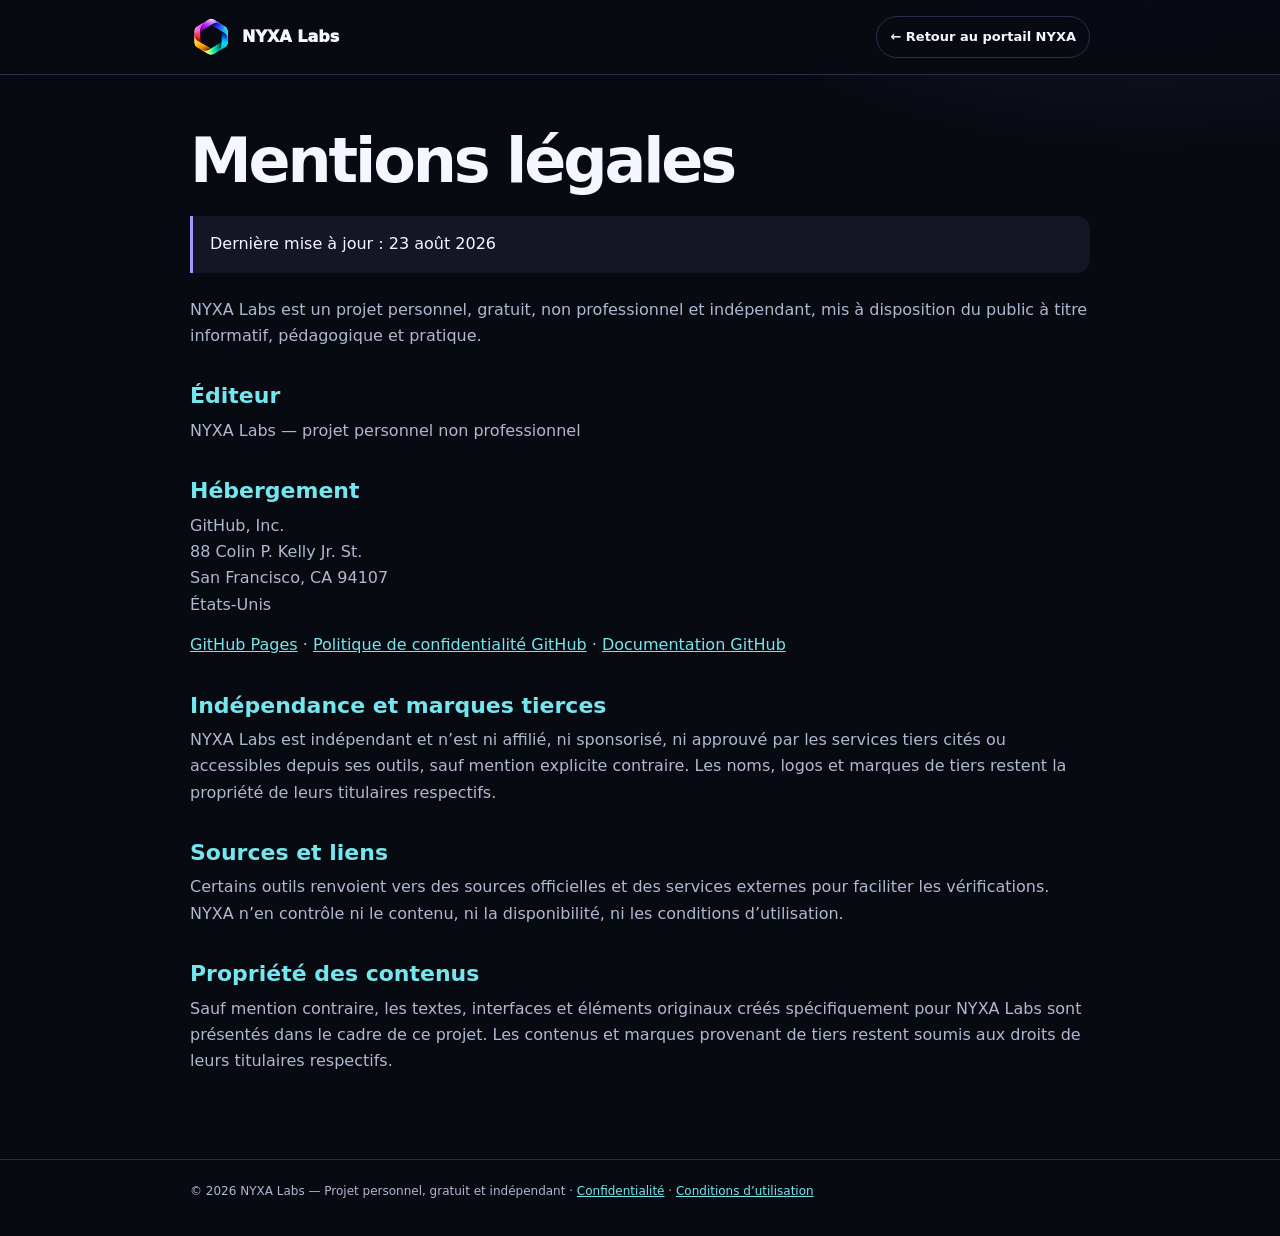
<file: mentions-legales/index.html>
<!doctype html>
<html lang="fr">
<head>
  <meta charset="utf-8">
  <meta name="viewport" content="width=device-width,initial-scale=1,viewport-fit=cover">
  <meta name="robots" content="noindex,follow">
  <meta name="description" content="Mentions légales de NYXA Labs, projet personnel, gratuit et indépendant.">
  <link rel="canonical" href="https://nyxalabs.github.io/mentions-legales/">
  <title>Mentions légales — NYXA Labs</title>
  <style>
    :root{--bg:#080a12;--panel:#111522;--text:#f4f7ff;--muted:#aeb8cf;--line:#283149;--cyan:#75e6ed;--violet:#a996ff}*{box-sizing:border-box}body{margin:0;background:radial-gradient(800px 420px at 90% -10%,rgba(169,150,255,.13),transparent 65%),var(--bg);color:var(--text);font:16px/1.65 Inter,system-ui,-apple-system,Segoe UI,sans-serif}.wrap{width:min(900px,calc(100% - 32px));margin:auto}header{border-bottom:1px solid var(--line);background:rgba(8,10,18,.9);backdrop-filter:blur(14px)}.nav{min-height:74px;display:flex;align-items:center;justify-content:space-between;gap:16px}.brand{display:flex;align-items:center;gap:10px;color:var(--text);font-weight:950;text-decoration:none}.brand img{width:42px;height:42px;object-fit:contain}.back{display:inline-flex;align-items:center;justify-content:center;border:1px solid var(--line);border-radius:999px;padding:9px 13px;color:var(--text);text-decoration:none;font-size:13px;font-weight:850}.back:hover{border-color:var(--cyan)}main{padding:54px 0 70px}h1{font-size:clamp(38px,7vw,62px);line-height:1.02;letter-spacing:-.05em;margin:0 0 24px}h2{font-size:22px;line-height:1.2;margin:34px 0 8px;color:var(--cyan)}p{margin:0 0 14px;color:var(--muted)}.notice{border-left:3px solid var(--violet);background:rgba(169,150,255,.08);padding:15px 17px;border-radius:0 14px 14px 0;margin:24px 0;color:var(--text)}a{color:var(--cyan)}footer{border-top:1px solid var(--line);padding:22px 0 34px;color:var(--muted);font-size:12px}@media(max-width:620px){.wrap{width:min(100% - 20px,900px)}.nav{flex-wrap:wrap;padding:9px 0}.back{width:100%}main{padding-top:38px}}
  </style>
</head>
<body>
  <header><div class="wrap nav"><a class="brand" href="../"><img src="../assets/nyxa-logo.png" alt="Logo NYXA"><span>NYXA Labs</span></a><a class="back" href="../">← Retour au portail NYXA</a></div></header>
  <main class="wrap">
    <h1>Mentions légales</h1>
    <div class="notice">Dernière mise à jour : 23 août 2026</div>
    <p>NYXA Labs est un projet personnel, gratuit, non professionnel et indépendant, mis à disposition du public à titre informatif, pédagogique et pratique.</p>

    <h2>Éditeur</h2>
    <p>NYXA Labs — projet personnel non professionnel</p>

    <h2>Hébergement</h2>
    <p>GitHub, Inc.<br>88 Colin P. Kelly Jr. St.<br>San Francisco, CA 94107<br>États-Unis</p>
    <p><a href="https://pages.github.com/" target="_blank" rel="noopener noreferrer">GitHub Pages</a> · <a href="https://docs.github.com/fr/site-policy/privacy-policies/github-privacy-statement" target="_blank" rel="noopener noreferrer">Politique de confidentialité GitHub</a> · <a href="https://docs.github.com/fr/get-started/learning-about-github/getting-started-with-github/about-github" target="_blank" rel="noopener noreferrer">Documentation GitHub</a></p>

    <h2>Indépendance et marques tierces</h2>
    <p>NYXA Labs est indépendant et n’est ni affilié, ni sponsorisé, ni approuvé par les services tiers cités ou accessibles depuis ses outils, sauf mention explicite contraire. Les noms, logos et marques de tiers restent la propriété de leurs titulaires respectifs.</p>

    <h2>Sources et liens</h2>
    <p>Certains outils renvoient vers des sources officielles et des services externes pour faciliter les vérifications. NYXA n’en contrôle ni le contenu, ni la disponibilité, ni les conditions d’utilisation.</p>

    <h2>Propriété des contenus</h2>
    <p>Sauf mention contraire, les textes, interfaces et éléments originaux créés spécifiquement pour NYXA Labs sont présentés dans le cadre de ce projet. Les contenus et marques provenant de tiers restent soumis aux droits de leurs titulaires respectifs.</p>
  </main>
  <footer><div class="wrap">© 2026 NYXA Labs — Projet personnel, gratuit et indépendant · <a href="../confidentialite/">Confidentialité</a> · <a href="../conditions-utilisation/">Conditions d’utilisation</a></div></footer>
</body>
</html>
</file>
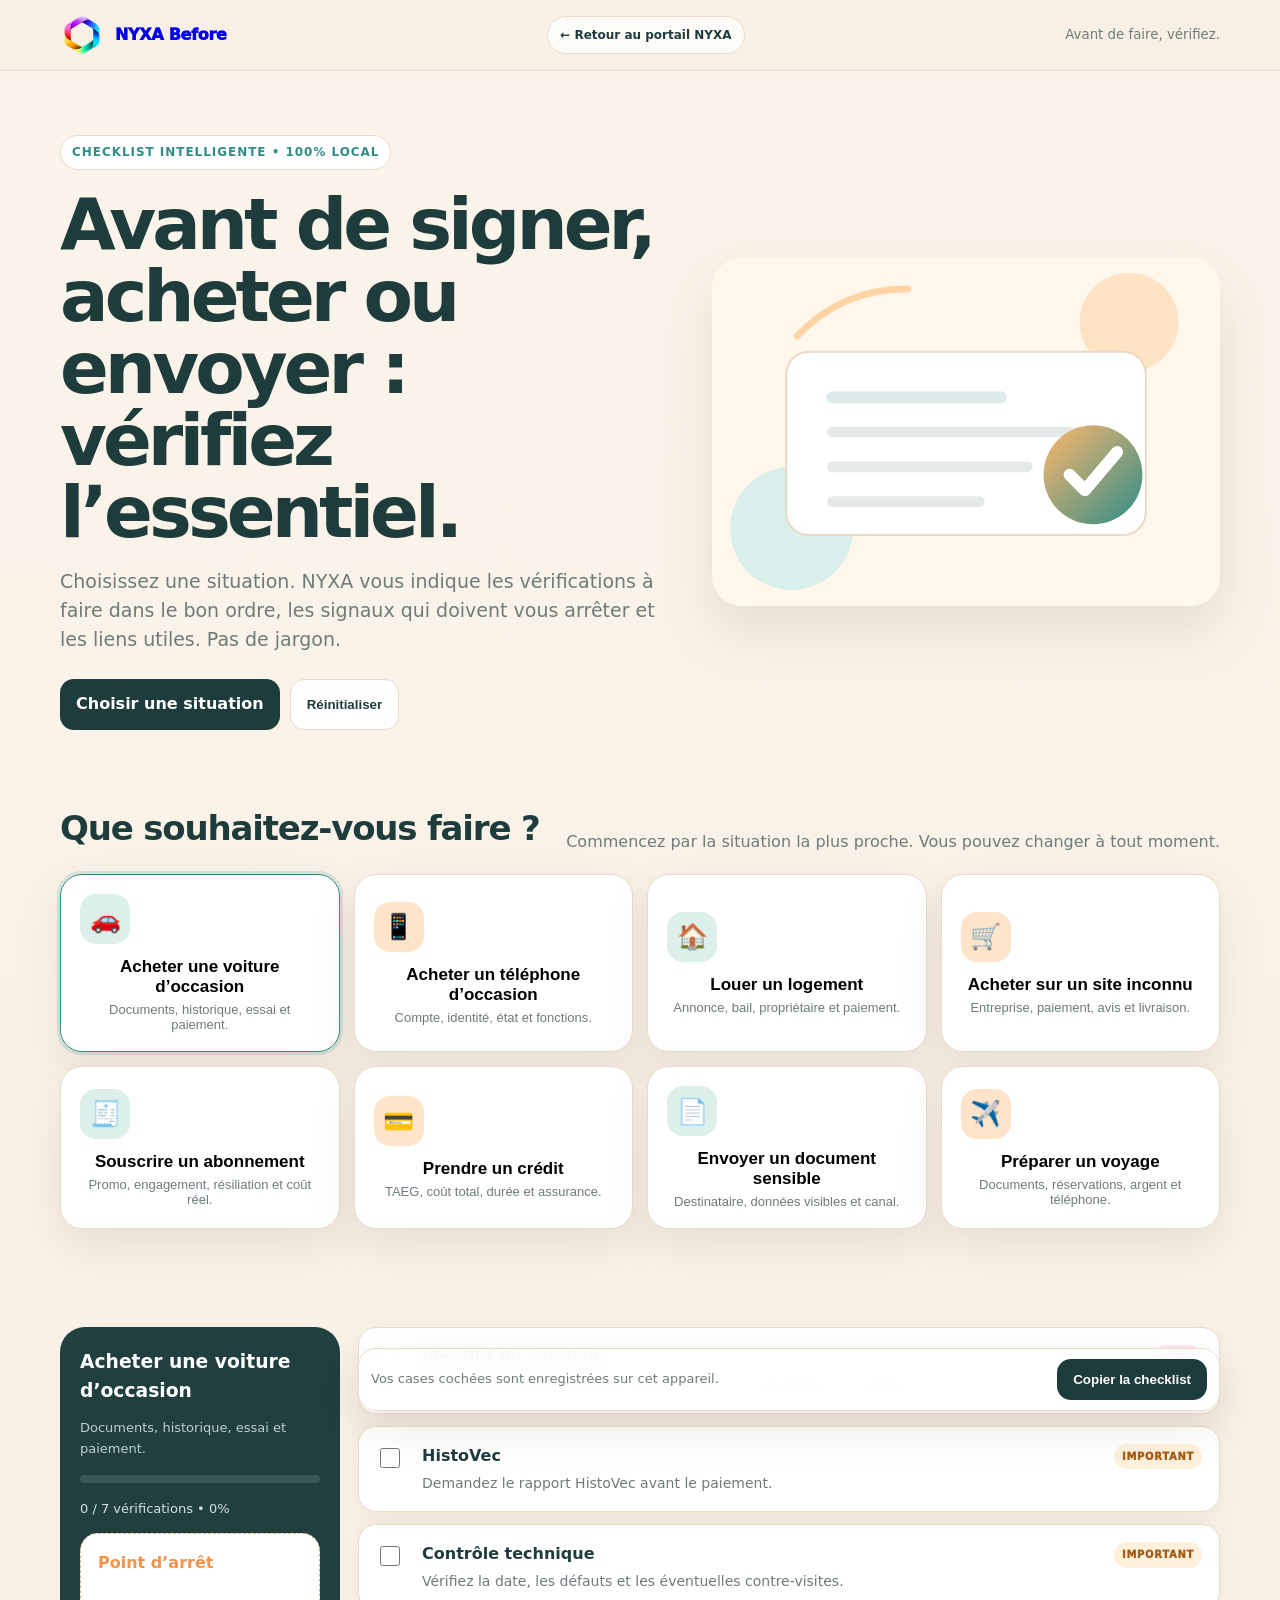
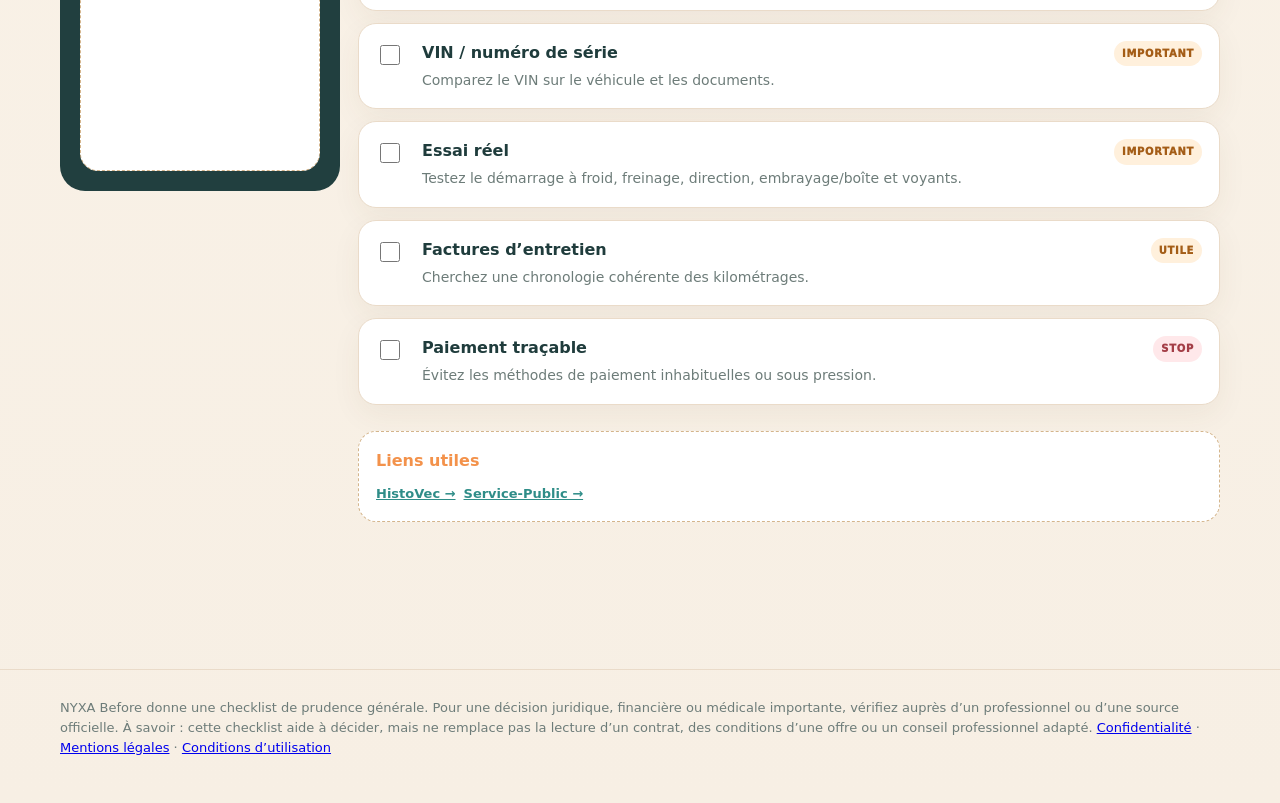
<file: nyxa-before/index.html>
<!doctype html><html lang="fr"><head><meta charset="utf-8"><meta name="viewport" content="width=device-width,initial-scale=1,viewport-fit=cover"><meta name="referrer" content="no-referrer"><meta name="theme-color" content="#f7efe4"><meta name="description" content="Avant d’acheter, signer ou envoyer quelque chose, NYXA Before vous guide avec une checklist simple et locale."><link rel="canonical" href="https://nyxalabs.github.io/nyxa-before/"><title>NYXA Before — Avant de faire, vérifiez</title><style>
:root{--bg:#f7efe4;--paper:#fffaf4;--card:#fff;--ink:#1f3c3c;--muted:#6d7c79;--orange:#f3924b;--teal:#2f8d88;--teal2:#dcefeb;--line:#eadbc9;--red:#d95d62;--green:#3c9b6a;--shadow:0 18px 45px rgba(83,62,39,.10)}*{box-sizing:border-box}html{scroll-behavior:smooth}body{margin:0;font-family:Inter,system-ui,-apple-system,Segoe UI,sans-serif;background:linear-gradient(180deg,#fbf4ea,var(--bg));color:var(--ink);line-height:1.55}.wrap{width:min(1160px,calc(100% - 28px));margin:auto}header{position:sticky;top:0;z-index:30;background:rgba(247,239,228,.88);backdrop-filter:blur(14px);border-bottom:1px solid var(--line)}.nav{min-height:70px;display:flex;justify-content:space-between;align-items:center;gap:16px}.brand{display:flex;align-items:center;gap:11px;text-decoration:none;font-weight:950;letter-spacing:-.02em}.brand img{width:44px;height:44px;border-radius:14px;object-fit:contain}.nav small{color:var(--muted)}.hero{padding:64px 0 38px}.hero-grid{display:grid;grid-template-columns:1.1fr .9fr;gap:30px;align-items:center}.tag{display:inline-flex;padding:7px 11px;border-radius:999px;background:#fff;border:1px solid var(--line);font-size:12px;font-weight:900;color:var(--teal);text-transform:uppercase;letter-spacing:.08em}h1{font-size:clamp(42px,7vw,72px);line-height:1;letter-spacing:-.055em;margin:18px 0}.hero p{font-size:19px;color:var(--muted);max-width:720px}.hero img{width:100%;display:block;filter:drop-shadow(0 24px 28px rgba(72,58,40,.12))}.btn{border:0;cursor:pointer;text-decoration:none;border-radius:14px;padding:13px 16px;font-weight:900;display:inline-flex;align-items:center;justify-content:center;gap:8px}.btn.primary{background:var(--ink);color:#fff}.btn.secondary{background:#fff;border:1px solid var(--line);color:var(--ink)}.actions{display:flex;gap:10px;flex-wrap:wrap;margin-top:24px}section{padding:34px 0 64px}.section-head{display:flex;justify-content:space-between;gap:20px;align-items:end;margin-bottom:20px}.section-head h2{font-size:34px;letter-spacing:-.035em;margin:0}.section-head p{max-width:700px;color:var(--muted);margin:0}.scenario-grid{display:grid;grid-template-columns:repeat(4,1fr);gap:14px}.scenario{background:#fff;border:1px solid var(--line);border-radius:22px;padding:19px;box-shadow:var(--shadow);cursor:pointer;transition:.16s}.scenario:hover{transform:translateY(-2px);border-color:#d7b995}.scenario.active{outline:3px solid rgba(47,141,136,.16);border-color:var(--teal)}.ico{width:50px;height:50px;border-radius:16px;background:var(--teal2);display:grid;place-items:center;font-size:25px;margin-bottom:13px}.scenario:nth-child(2n) .ico{background:#ffe4ca}.scenario h3{margin:0 0 5px;font-size:17px}.scenario p{margin:0;color:var(--muted);font-size:13px}.wizard{display:grid;grid-template-columns:280px 1fr;gap:18px}.side{background:#213f3f;color:#fff;border-radius:25px;padding:20px;align-self:start;position:sticky;top:92px}.side h3{margin:0 0 6px}.side p{color:#bfd0cf;font-size:13px}.progress{height:8px;background:rgba(255,255,255,.12);border-radius:999px;overflow:hidden;margin:16px 0}.progress>div{height:100%;background:linear-gradient(90deg,#ffd49c,#7bd2c5);width:0;transition:.2s}.summary{font-size:13px;color:#d5e1e0}.checklist{display:grid;gap:12px}.check-row{background:#fff;border:1px solid var(--line);border-radius:18px;padding:17px;display:grid;grid-template-columns:34px 1fr auto;gap:12px;align-items:start;box-shadow:0 10px 30px rgba(83,62,39,.06)}.check-row input{width:20px;height:20px;accent-color:var(--teal);margin-top:4px}.check-row h4{margin:0 0 4px}.check-row p{margin:0;color:var(--muted);font-size:14px}.level{font-size:10px;font-weight:950;text-transform:uppercase;letter-spacing:.07em;border-radius:999px;padding:5px 8px;background:#fff0dc;color:#a45d17}.level.stop{background:#ffe8ea;color:#a43e47}.helpbox{margin-top:14px;background:#fff;border:1px dashed #d4b58c;border-radius:18px;padding:17px}.helpbox strong{color:var(--orange)}.links{display:flex;gap:8px;flex-wrap:wrap;margin-top:10px}.links a{font-size:13px;color:var(--teal);font-weight:850}.bottom-bar{position:sticky;bottom:12px;margin:20px auto 0;background:rgba(255,255,255,.92);backdrop-filter:blur(12px);border:1px solid var(--line);border-radius:18px;padding:10px 12px;display:flex;justify-content:space-between;align-items:center;gap:10px;box-shadow:var(--shadow)}.bottom-bar span{font-size:13px;color:var(--muted)}footer{padding:28px 0 45px;border-top:1px solid var(--line);font-size:13px;color:var(--muted)}@media (max-width:960px){.hero-grid,.wizard{grid-template-columns:1fr}.scenario-grid{grid-template-columns:repeat(2,1fr)}.side{position:static}}@media (max-width:620px){.wrap{width:min(100% - 20px,1160px)}.hero{padding-top:44px}.hero-grid{gap:14px}.hero img{max-width:430px;margin:auto}h1{font-size:42px}.scenario-grid{grid-template-columns:1fr}.section-head{flex-direction:column;align-items:flex-start}.check-row{grid-template-columns:30px 1fr}.check-row .level{grid-column:2;width:max-content}.bottom-bar{bottom:8px;flex-direction:column;align-items:stretch}.bottom-bar .btn{width:100%}}
.portal-back{border:1px solid var(--line);background:rgba(255,255,255,.72);color:var(--ink);border-radius:999px;padding:9px 12px;font-size:12px;font-weight:900;text-decoration:none;display:inline-flex;align-items:center;justify-content:center;white-space:nowrap;transition:.16s}.portal-back:hover{transform:translateY(-1px);border-color:var(--teal)}@media (max-width:620px){.nav{flex-wrap:wrap;padding:8px 0}.portal-back{order:3;flex-basis:100%;width:100%}}

.mobile-panel-toggle,.mobile-quicknav{display:none}
@media (max-width:620px){
  .mobile-panel-toggle{display:flex;align-items:center;justify-content:space-between;gap:12px;width:100%;margin:0 0 12px;padding:13px 15px;border:1px solid var(--line);border-radius:15px;background:#fff;color:var(--ink);font:inherit;font-weight:900;text-align:left;cursor:pointer}
  .mobile-panel-toggle span{font-size:21px;color:var(--teal);line-height:1}
  #scenarioGrid,#checklist,.bottom-bar{display:none}
  #scenarioGrid.mobile-open,#checklist.mobile-open{display:grid}
  .bottom-bar.mobile-open{display:flex}
  .mobile-quicknav{position:fixed;display:grid;grid-template-columns:repeat(3,1fr);left:10px;right:10px;bottom:10px;z-index:60;padding:6px;border:1px solid var(--line);border-radius:18px;background:rgba(255,255,255,.94);backdrop-filter:blur(14px);box-shadow:var(--shadow)}
  .mobile-quicknav a{text-decoration:none;text-align:center;padding:10px 6px;border-radius:12px;color:var(--muted);font-size:11px;font-weight:900}
  .mobile-quicknav a:active{background:var(--teal2);color:var(--ink)}
  body{padding-bottom:72px}
}
</style></head><body><header><div class="wrap nav"><a class="brand" href="#"><img src="nyxa-logo.png" alt="Logo NYXA"><span>NYXA Before</span></a><a class="portal-back" href="https://nyxalabs.github.io/" aria-label="Retour au portail NYXA">← Retour au portail NYXA</a><small>Avant de faire, vérifiez.</small></div></header><main id="top"><section class="hero"><div class="wrap hero-grid"><div><span class="tag">Checklist intelligente • 100% local</span><h1>Avant de signer, acheter ou envoyer : vérifiez l’essentiel.</h1><p>Choisissez une situation. NYXA vous indique les vérifications à faire dans le bon ordre, les signaux qui doivent vous arrêter et les liens utiles. Pas de jargon.</p><div class="actions"><a class="btn primary" href="#situations">Choisir une situation</a><button class="btn secondary" id="resetAll">Réinitialiser</button></div></div><img src="hero.svg" alt="Illustration checklist et validation"></div></section><section id="situations"><div class="wrap"><div class="section-head"><div><h2>Que souhaitez-vous faire ?</h2></div><p>Commencez par la situation la plus proche. Vous pouvez changer à tout moment.</p></div><button class="mobile-panel-toggle" id="scenarioToggle" type="button" aria-expanded="false" aria-controls="scenarioGrid">Afficher les situations <span>＋</span></button><div class="scenario-grid" id="scenarioGrid"></div></div></section><section><div class="wrap wizard"><aside class="side"><h3 id="sideTitle">Choisissez une situation</h3><p id="sideDesc">La checklist apparaîtra ici.</p><div class="progress"><div id="progressFill"></div></div><div class="summary" id="progressText">0 / 0 vérification</div><div class="helpbox" id="stopBox" style="display:none"><strong>Point d’arrêt</strong><div id="stopText" style="margin-top:4px"></div></div></aside><div><button class="mobile-panel-toggle" id="checklistToggle" type="button" aria-expanded="false" aria-controls="checklist">Ouvrir la checklist <span>＋</span></button><div class="checklist" id="checklist"></div><div class="bottom-bar"><span id="saveState">Vos cases cochées sont enregistrées sur cet appareil.</span><button class="btn primary" id="copyBtn">Copier la checklist</button></div></div></div></section></main><nav class="mobile-quicknav" aria-label="Navigation rapide"><a href="#situations" data-mobile-open="scenarioGrid">Situations</a><a href="#checklist" data-mobile-open="checklist">Checklist</a><a href="#top">Haut</a></nav><footer><div class="wrap">NYXA Before donne une checklist de prudence générale. Pour une décision juridique, financière ou médicale importante, vérifiez auprès d’un professionnel ou d’une source officielle. À savoir : cette checklist aide à décider, mais ne remplace pas la lecture d’un contrat, des conditions d’une offre ou un conseil professionnel adapté. <span class="legal-links"><a href="../confidentialite/">Confidentialité</a> · <a href="../mentions-legales/">Mentions légales</a> · <a href="../conditions-utilisation/">Conditions d’utilisation</a></span></div></footer><script>
const DATA={
car:{icon:'🚗',title:'Acheter une voiture d’occasion',desc:'Documents, historique, essai et paiement.',stop:'N’achetez pas si le vendeur refuse l’identité, le certificat d’immatriculation, le contrôle technique requis ou un essai raisonnable.',items:[['Identité du vendeur','Le nom du vendeur doit être cohérent avec les documents du véhicule.','STOP'],['HistoVec','Demandez le rapport HistoVec avant le paiement.','IMPORTANT'],['Contrôle technique','Vérifiez la date, les défauts et les éventuelles contre-visites.','IMPORTANT'],['VIN / numéro de série','Comparez le VIN sur le véhicule et les documents.','IMPORTANT'],['Essai réel','Testez le démarrage à froid, freinage, direction, embrayage/boîte et voyants.','IMPORTANT'],['Factures d’entretien','Cherchez une chronologie cohérente des kilométrages.','UTILE'],['Paiement traçable','Évitez les méthodes de paiement inhabituelles ou sous pression.','STOP']],links:[['HistoVec','https://histovec.interieur.gouv.fr/histovec/home'],['Service-Public','https://www.service-public.fr/particuliers/vosdroits/N367']]},
phone:{icon:'📱',title:'Acheter un téléphone d’occasion',desc:'Compte, identité, état et fonctions.',stop:'N’achetez pas si le téléphone reste lié au compte Apple/Google du vendeur, si l’IMEI paraît incohérent ou si le vendeur refuse les tests.',items:[['Compte retiré','Le vendeur doit retirer son compte iCloud/Google devant vous.','STOP'],['IMEI / numéro de série','Comparez les informations affichées dans les réglages et sur la facture si disponible.','IMPORTANT'],['Réseau et SIM','Testez appels, données mobiles, Wi‑Fi et Bluetooth.','IMPORTANT'],['Écran et tactile','Testez toute la surface, luminosité, pixels et capteurs.','IMPORTANT'],['Caméras / micro / haut-parleurs','Faites un test réel de photo, vidéo et appel.','UTILE'],['Batterie / charge','Contrôlez l’état de batterie quand le système l’affiche et testez la recharge.','IMPORTANT'],['Prix anormalement bas','Demandez une explication vérifiable avant de continuer.','STOP']],links:[]},
rent:{icon:'🏠',title:'Louer un logement',desc:'Annonce, bail, propriétaire et paiement.',stop:'Ne versez pas d’argent avant d’avoir vérifié le logement, l’identité du bailleur/mandataire et un cadre contractuel cohérent.',items:[['Annonce cohérente','Comparez adresse, photos, prix, surface et localisation.','IMPORTANT'],['Visite / vérification','Ne vous contentez pas d’images envoyées par messagerie.','STOP'],['Identité du bailleur','Vérifiez qui vous demande les documents et pourquoi.','IMPORTANT'],['Bail lu avant signature','Montant, dépôt, charges, durée et clauses doivent être clairs.','IMPORTANT'],['Dossier protégé','Filigranez vos justificatifs quand c’est pertinent.','UTILE'],['Paiement','Méfiez-vous des virements urgents, mandats cash ou demandes avant visite.','STOP']],links:[['DossierFacile','https://www.dossierfacile.logement.gouv.fr/'],['Service-Public','https://www.service-public.fr/particuliers/vosdroits/N349']]},
shop:{icon:'🛒',title:'Acheter sur un site inconnu',desc:'Entreprise, paiement, avis et livraison.',stop:'Arrêtez si le site cumule prix irréaliste, identité d’entreprise introuvable, paiement inhabituel et pression temporelle.',items:[['Adresse du site','Regardez le domaine exact, pas seulement le logo affiché.','IMPORTANT'],['Mentions légales','Cherchez société, adresse, SIREN/SIRET ou informations équivalentes.','IMPORTANT'],['Entreprise vérifiable','Vérifiez que l’entreprise existe réellement.','IMPORTANT'],['Prix réaliste','Une réduction énorme sur un produit demandé est un signal d’alerte.','STOP'],['Paiement protégé','Préférez une méthode offrant des protections plutôt qu’un virement imposé.','IMPORTANT'],['Avis extérieurs','Ne vous fiez pas uniquement aux témoignages présents sur le site.','UTILE']],links:[['Annuaire des entreprises','https://annuaire-entreprises.data.gouv.fr/'],['SignalConso','https://signal.conso.gouv.fr/']]},
sub:{icon:'🧾',title:'Souscrire un abonnement',desc:'Promo, engagement, résiliation et coût réel.',stop:'Ne validez pas tant que vous ne savez pas ce que vous paierez après la période promotionnelle et comment résilier.',items:[['Prix après promo','Notez le prix normal et la date de fin de remise.','IMPORTANT'],['Engagement','Vérifiez la durée minimale et les frais de sortie.','IMPORTANT'],['Options automatiques','Repérez les options gratuites au début puis payantes.','IMPORTANT'],['Frais annexes','Activation, location de matériel, livraison, carte ou dossier.','UTILE'],['Résiliation','Vérifiez la procédure avant de souscrire.','IMPORTANT'],['Coût sur 12/24 mois','Calculez le coût total, pas seulement le premier mois.','IMPORTANT']],links:[]},
credit:{icon:'💳',title:'Prendre un crédit',desc:'TAEG, coût total, durée et assurance.',stop:'Ne signez pas en regardant uniquement la mensualité : le coût total et le TAEG sont essentiels.',items:[['TAEG','Comparez le taux annuel effectif global, pas seulement le taux nominal.','IMPORTANT'],['Coût total','Additionnez capital, intérêts, frais et assurance quand elle s’applique.','IMPORTANT'],['Durée','Une mensualité basse peut masquer une durée très longue.','IMPORTANT'],['Assurance / options','Distinguez ce qui est obligatoire de ce qui est facultatif.','UTILE'],['Capacité de remboursement','Prévoyez une marge pour les imprévus.','STOP'],['Délai de réflexion','Ne signez pas sous pression commerciale.','STOP']],links:[['Service-Public crédit conso','https://www.service-public.fr/particuliers/vosdroits/N96']]},
doc:{icon:'📄',title:'Envoyer un document sensible',desc:'Destinataire, données visibles et canal.',stop:'N’envoyez pas une pièce d’identité, un RIB ou un justificatif sensible si vous ne savez pas exactement qui le reçoit et pourquoi.',items:[['Destinataire vérifié','Confirmez l’adresse e-mail, le domaine ou l’espace officiel.','STOP'],['Données nécessaires',' Masquez ce qui n’est pas demandé quand c’est possible.','IMPORTANT'],['Pièce d’identité','Ajoutez un filigrane indiquant le motif et le destinataire si adapté.','IMPORTANT'],['Canal d’envoi','Préférez l’espace sécurisé officiel lorsqu’il existe.','IMPORTANT'],['Nom des fichiers','Évitez des noms révélant inutilement des informations sensibles.','UTILE'],['Copie conservée','Gardez la version exacte envoyée et la date.','UTILE']],links:[]},
travel:{icon:'✈️',title:'Préparer un voyage',desc:'Documents, réservations, argent et téléphone.',stop:'Ne partez pas sans avoir vérifié validité des documents, conditions d’entrée et moyens de secours.',items:[['Documents valides','Passeport/CNI selon destination et dates de validité.','STOP'],['Conditions d’entrée','Visa, autorisation ou exigences spécifiques.','IMPORTANT'],['Réservations hors ligne','Gardez une copie accessible sans réseau.','UTILE'],['Moyens de paiement','Prévoyez au moins deux moyens séparés.','IMPORTANT'],['Téléphone / itinérance','Vérifiez forfait, eSIM/SIM et numéros utiles.','UTILE'],['Copies de secours','Conservez des copies séparées des originaux.','IMPORTANT']],links:[['Conseils aux voyageurs','https://www.diplomatie.gouv.fr/fr/conseils-aux-voyageurs/']]}
};
const storedScenario=localStorage.getItem('nyxaBeforeScenario');
let current=DATA[storedScenario]?storedScenario:'car';
let checks={};
try{const parsed=JSON.parse(localStorage.getItem('nyxaBeforeChecks')||'{}');if(parsed&&typeof parsed==='object'&&!Array.isArray(parsed))checks=parsed}catch{}
function renderScenarios(){const g=document.getElementById('scenarioGrid');g.innerHTML='';Object.entries(DATA).forEach(([k,v])=>{const b=document.createElement('button');b.className='scenario '+(k===current?'active':'');b.innerHTML=`<div class="ico">${v.icon}</div><h3>${v.title}</h3><p>${v.desc}</p>`;b.onclick=()=>{current=k;localStorage.setItem('nyxaBeforeScenario',k);renderScenarios();renderChecklist();};g.appendChild(b)})}
function renderChecklist(){const d=DATA[current],c=document.getElementById('checklist');document.getElementById('sideTitle').textContent=d.title;document.getElementById('sideDesc').textContent=d.desc;document.getElementById('stopBox').style.display='block';document.getElementById('stopText').textContent=d.stop;c.innerHTML='';d.items.forEach((it,i)=>{const id=current+'_'+i;const row=document.createElement('label');row.className='check-row';row.innerHTML=`<input type="checkbox" ${checks[id]?'checked':''}><div><h4>${it[0]}</h4><p>${it[1]}</p></div><span class="level ${it[2]==='STOP'?'stop':''}">${it[2]}</span>`;row.querySelector('input').onchange=e=>{checks[id]=e.target.checked;localStorage.setItem('nyxaBeforeChecks',JSON.stringify(checks));updateProgress()};c.appendChild(row)});if(d.links.length){const box=document.createElement('div');box.className='helpbox';box.innerHTML='<strong>Liens utiles</strong><div class="links">'+d.links.map(x=>`<a target="_blank" rel="noopener noreferrer" href="${x[1]}">${x[0]} →</a>`).join('')+'</div>';c.appendChild(box)}updateProgress()}
function updateProgress(){const d=DATA[current];let n=0;d.items.forEach((_,i)=>{if(checks[current+'_'+i])n++});const pct=d.items.length?Math.round(n/d.items.length*100):0;document.getElementById('progressFill').style.width=pct+'%';document.getElementById('progressText').textContent=`${n} / ${d.items.length} vérifications • ${pct}%`;}
document.getElementById('copyBtn').onclick=async()=>{const d=DATA[current];const t=d.title+'\n\n'+d.items.map((x,i)=>`${checks[current+'_'+i]?'✅':'⬜'} ${x[0]} — ${x[1]}`).join('\n');try{await navigator.clipboard.writeText(t);document.getElementById('saveState').textContent='Checklist copiée.'}catch{alert(t)}};document.getElementById('resetAll').onclick=()=>{if(confirm('Effacer toutes les coches ?')){localStorage.removeItem('nyxaBeforeChecks');location.reload()}};renderScenarios();renderChecklist();

const beforeMobilePanels={scenarioGrid:document.getElementById('scenarioGrid'),checklist:document.getElementById('checklist'),checklistBar:document.querySelector('.bottom-bar')};
function beforeMobile(){return matchMedia('(max-width:620px)').matches}
function setBeforePanel(id,open){
  if(!beforeMobile())return;
  const ids=id==='checklist'?['checklist','checklistBar']:[id];
  Object.entries(beforeMobilePanels).forEach(([key,node])=>node&&node.classList.toggle('mobile-open',open&&ids.includes(key)));
  document.getElementById('scenarioToggle').setAttribute('aria-expanded',open&&id==='scenarioGrid'?'true':'false');
  document.getElementById('checklistToggle').setAttribute('aria-expanded',open&&id==='checklist'?'true':'false');
}
document.getElementById('scenarioToggle').addEventListener('click',()=>setBeforePanel('scenarioGrid',!beforeMobilePanels.scenarioGrid.classList.contains('mobile-open')));
document.getElementById('checklistToggle').addEventListener('click',()=>setBeforePanel('checklist',!beforeMobilePanels.checklist.classList.contains('mobile-open')));
document.getElementById('scenarioGrid').addEventListener('click',()=>setBeforePanel('checklist',true));
document.querySelectorAll('[data-mobile-open]').forEach(link=>link.addEventListener('click',()=>setBeforePanel(link.dataset.mobileOpen,true)));
document.querySelectorAll('a[href="#situations"]').forEach(link=>link.addEventListener('click',()=>setBeforePanel('scenarioGrid',true)));
</script></body></html>
</file>
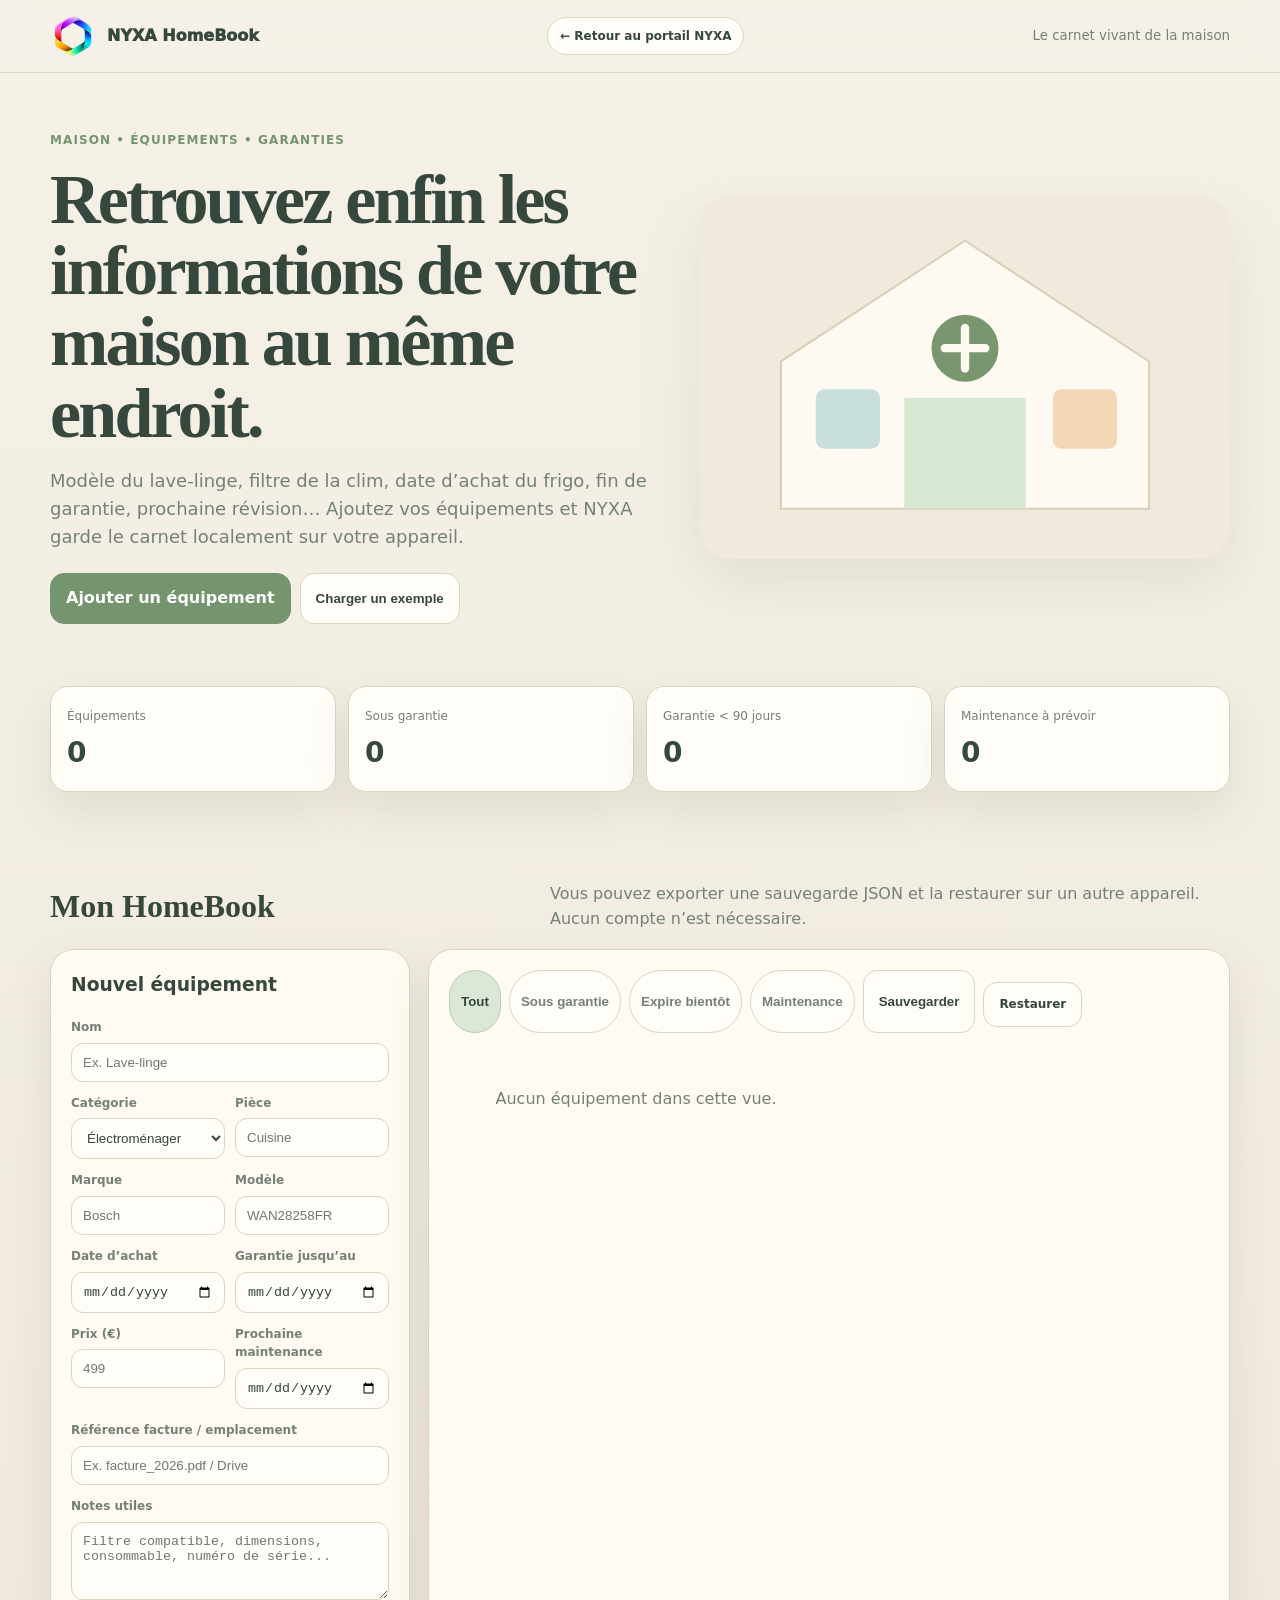
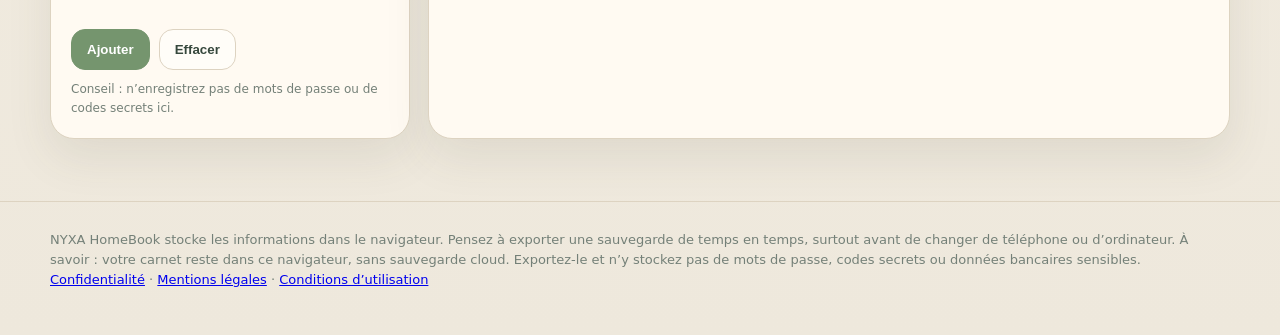
<file: nyxa-homebook/index.html>
<!doctype html><html lang="fr"><head><meta charset="utf-8"><meta name="viewport" content="width=device-width,initial-scale=1,viewport-fit=cover"><meta name="referrer" content="no-referrer"><meta name="theme-color" content="#f1eadc"><meta name="description" content="Organisez les équipements de votre maison, leurs garanties, factures, références et prochaines maintenances dans un carnet local."><link rel="canonical" href="https://nyxalabs.github.io/nyxa-homebook/"><title>NYXA HomeBook — Carnet de la maison</title><style>
:root{--bg:#eee8dc;--paper:#fffaf2;--card:#fffdf8;--ink:#36483d;--muted:#748078;--green:#75956e;--green2:#dce8d7;--sand:#e9d8bd;--blue:#c7dedb;--red:#c86b66;--orange:#c58b4d;--line:#ddd3c1;--shadow:0 18px 45px rgba(83,75,56,.10)}*{box-sizing:border-box}body{margin:0;background:linear-gradient(180deg,#f6f1e7,var(--bg));color:var(--ink);font-family:Inter,system-ui,-apple-system,Segoe UI,sans-serif;line-height:1.55}.wrap{width:min(1180px,calc(100% - 28px));margin:auto}header{position:sticky;top:0;z-index:30;background:rgba(246,241,231,.88);backdrop-filter:blur(14px);border-bottom:1px solid var(--line)}.nav{min-height:72px;display:flex;align-items:center;justify-content:space-between}.brand{display:flex;align-items:center;gap:11px;font-weight:950}.brand img{width:46px;height:46px;border-radius:50%;object-fit:contain}.nav small{color:var(--muted)}.hero{padding:58px 0 34px}.hero-grid{display:grid;grid-template-columns:1.08fr .92fr;gap:28px;align-items:center}.tag{color:var(--green);font-size:12px;font-weight:900;letter-spacing:.09em;text-transform:uppercase}h1{font-family:Georgia,serif;font-size:clamp(42px,7vw,70px);line-height:1.02;letter-spacing:-.04em;margin:14px 0}.hero p{font-size:18px;color:var(--muted);max-width:680px}.hero img{width:100%;filter:drop-shadow(0 22px 30px rgba(83,75,56,.10))}.btn{border:1px solid var(--line);background:var(--card);color:var(--ink);border-radius:14px;padding:12px 15px;font-weight:850;cursor:pointer;text-decoration:none}.btn.primary{background:var(--green);color:white;border-color:var(--green)}.actions{display:flex;gap:9px;flex-wrap:wrap;margin-top:22px}section{padding:28px 0 62px}.section-head{display:flex;justify-content:space-between;align-items:end;gap:20px;margin-bottom:18px}.section-head h2{font-family:Georgia,serif;font-size:32px;margin:0}.section-head p{margin:0;color:var(--muted);max-width:680px}.dashboard{display:grid;grid-template-columns:repeat(4,1fr);gap:12px}.metric{border:1px solid var(--line);background:var(--card);border-radius:18px;padding:16px;box-shadow:var(--shadow)}.metric span{font-size:12px;color:var(--muted)}.metric b{display:block;font-size:28px;margin-top:4px}.workspace{display:grid;grid-template-columns:360px 1fr;gap:18px}.form,.library{border:1px solid var(--line);background:var(--paper);border-radius:24px;padding:20px;box-shadow:var(--shadow)}label{display:block;font-size:12px;font-weight:850;color:var(--muted);margin:12px 0 6px}input,select,textarea{width:100%;border:1px solid var(--line);background:#fffdf8;color:var(--ink);border-radius:12px;padding:11px;outline:none}textarea{min-height:78px;resize:vertical}.grid2{display:grid;grid-template-columns:1fr 1fr;gap:10px}.filters{display:flex;gap:8px;flex-wrap:wrap;margin-bottom:14px}.filter{border:1px solid var(--line);background:var(--card);border-radius:999px;padding:8px 11px;color:var(--muted);cursor:pointer;font-weight:800}.filter.active{background:var(--green2);color:var(--ink);border-color:#b9cfb2}.cards{display:grid;grid-template-columns:repeat(2,1fr);gap:12px}.asset{border:1px solid var(--line);background:var(--card);border-radius:18px;padding:16px}.asset-top{display:flex;justify-content:space-between;gap:10px}.asset-icon{width:44px;height:44px;border-radius:14px;background:var(--green2);display:grid;place-items:center;font-size:22px}.asset:nth-child(3n+2) .asset-icon{background:var(--blue)}.asset:nth-child(3n) .asset-icon{background:#f0dfc9}.asset h3{margin:10px 0 3px}.asset .sub{color:var(--muted);font-size:12px}.badges{display:flex;gap:6px;flex-wrap:wrap;margin-top:10px}.badge{font-size:10px;font-weight:900;text-transform:uppercase;letter-spacing:.06em;border-radius:999px;padding:5px 7px;background:#eef4ea;color:#527049}.badge.warn{background:#fff0d8;color:#9b6727}.badge.bad{background:#fbe4e2;color:#9e4945}.asset dl{display:grid;grid-template-columns:auto 1fr;gap:5px 10px;font-size:13px;margin:12px 0 0}.asset dt{color:var(--muted)}.asset dd{margin:0;font-weight:750}.asset-actions{display:flex;gap:7px;margin-top:12px}.tiny{border:1px solid var(--line);background:#fffaf2;border-radius:9px;padding:7px 9px;cursor:pointer;color:var(--muted)}.empty{color:var(--muted);padding:40px 10px;text-align:center}.import{display:none}.note{font-size:12px;color:var(--muted);margin-top:10px}footer{padding:28px 0 45px;border-top:1px solid var(--line);color:var(--muted);font-size:13px}@media (max-width:960px){.hero-grid,.workspace{grid-template-columns:1fr}.dashboard{grid-template-columns:repeat(2,1fr)}}@media (max-width:640px){.wrap{width:min(100% - 18px,1180px)}h1{font-size:42px}.section-head{flex-direction:column;align-items:flex-start}.grid2,.cards{grid-template-columns:1fr}.dashboard{grid-template-columns:1fr 1fr}.nav small{display:none}.actions>.btn{flex:1}}
.portal-back{border:1px solid var(--line);background:var(--card);color:var(--ink);border-radius:999px;padding:9px 12px;font-size:12px;font-weight:850;text-decoration:none;display:inline-flex;align-items:center;justify-content:center;white-space:nowrap;transition:.16s}.portal-back:hover{transform:translateY(-1px);border-color:var(--green)}@media (max-width:640px){.nav{flex-wrap:wrap;padding:8px 0}.portal-back{order:3;flex-basis:100%;width:100%}}

.mobile-panel-toggle,.mobile-quicknav{display:none}
@media (max-width:640px){
  .mobile-panel-toggle{display:flex;align-items:center;justify-content:space-between;gap:12px;width:100%;margin:0 0 12px;padding:13px 15px;border:1px solid var(--line);border-radius:14px;background:var(--card);color:var(--ink);font:inherit;font-weight:900;text-align:left;cursor:pointer}
  .mobile-panel-toggle span{font-size:21px;color:var(--green);line-height:1}
  .form,.library{display:none}
  .form.mobile-open,.library.mobile-open{display:block}
  .mobile-quicknav{position:fixed;display:grid;grid-template-columns:repeat(3,1fr);left:10px;right:10px;bottom:10px;z-index:60;padding:6px;border:1px solid var(--line);border-radius:18px;background:rgba(255,250,242,.94);backdrop-filter:blur(14px);box-shadow:var(--shadow)}
  .mobile-quicknav a{text-decoration:none;text-align:center;padding:10px 6px;border-radius:12px;color:var(--muted);font-size:11px;font-weight:900}
  .mobile-quicknav a:active{background:var(--green2);color:var(--ink)}
  body{padding-bottom:72px}
}
</style></head><body><header><div class="wrap nav"><div class="brand"><img src="nyxa-logo.png" alt="Logo NYXA"><span>NYXA HomeBook</span></div><a class="portal-back" href="https://nyxalabs.github.io/" aria-label="Retour au portail NYXA">← Retour au portail NYXA</a><small>Le carnet vivant de la maison</small></div></header><main id="top"><section class="hero"><div class="wrap hero-grid"><div><div class="tag">Maison • équipements • garanties</div><h1>Retrouvez enfin les informations de votre maison au même endroit.</h1><p>Modèle du lave-linge, filtre de la clim, date d’achat du frigo, fin de garantie, prochaine révision… Ajoutez vos équipements et NYXA garde le carnet localement sur votre appareil.</p><div class="actions"><a class="btn primary" href="#book">Ajouter un équipement</a><button class="btn" id="demo">Charger un exemple</button></div></div><img src="hero.svg" alt="Illustration maison et carnet"></div></section><section><div class="wrap"><div class="dashboard"><div class="metric"><span>Équipements</span><b id="mTotal">0</b></div><div class="metric"><span>Sous garantie</span><b id="mWarranty">0</b></div><div class="metric"><span>Garantie &lt; 90 jours</span><b id="mSoon">0</b></div><div class="metric"><span>Maintenance à prévoir</span><b id="mMaint">0</b></div></div></div></section><section id="book"><div class="wrap"><div class="section-head"><div><h2>Mon HomeBook</h2></div><p>Vous pouvez exporter une sauvegarde JSON et la restaurer sur un autre appareil. Aucun compte n’est nécessaire.</p></div><div class="workspace"><button class="mobile-panel-toggle" type="button" data-mobile-open="homeForm" aria-expanded="false" aria-controls="homeForm">Ajouter un équipement <span>＋</span></button><aside class="form mobile-panel" id="homeForm"><h3 style="margin-top:0">Nouvel équipement</h3><label>Nom</label><input id="name" placeholder="Ex. Lave-linge"><div class="grid2"><div><label>Catégorie</label><select id="category"><option>Électroménager</option><option>Informatique</option><option>Chauffage / clim</option><option>Multimédia</option><option>Outillage</option><option>Maison</option><option>Autre</option></select></div><div><label>Pièce</label><input id="room" placeholder="Cuisine"></div></div><div class="grid2"><div><label>Marque</label><input id="brand" placeholder="Bosch"></div><div><label>Modèle</label><input id="model" placeholder="WAN28258FR"></div></div><div class="grid2"><div><label>Date d’achat</label><input id="purchase" type="date"></div><div><label>Garantie jusqu’au</label><input id="warranty" type="date"></div></div><div class="grid2"><div><label>Prix (€)</label><input id="price" inputmode="decimal" placeholder="499"></div><div><label>Prochaine maintenance</label><input id="maintenance" type="date"></div></div><label>Référence facture / emplacement</label><input id="invoice" placeholder="Ex. facture_2026.pdf / Drive"><label>Notes utiles</label><textarea id="notes" placeholder="Filtre compatible, dimensions, consommable, numéro de série..."></textarea><div class="actions"><button class="btn primary" id="add">Ajouter</button><button class="btn" id="clear">Effacer</button></div><div class="note">Conseil : n’enregistrez pas de mots de passe ou de codes secrets ici.</div></aside><button class="mobile-panel-toggle" type="button" data-mobile-open="homeLibrary" aria-expanded="false" aria-controls="homeLibrary">Voir les équipements <span>＋</span></button><div class="library mobile-panel" id="homeLibrary"><div class="filters"><button class="filter active" data-f="all">Tout</button><button class="filter" data-f="warranty">Sous garantie</button><button class="filter" data-f="soon">Expire bientôt</button><button class="filter" data-f="maint">Maintenance</button><button class="btn" id="export">Sauvegarder</button><label class="btn">Restaurer<input class="import" id="import" type="file" accept="application/json"></label></div><div class="cards" id="cards"></div></div></div></div></section></main><nav class="mobile-quicknav" aria-label="Navigation rapide"><a href="#book" data-mobile-open="homeForm">Ajouter</a><a href="#homeLibrary" data-mobile-open="homeLibrary">Équipements</a><a href="#top">Haut</a></nav><footer><div class="wrap">NYXA HomeBook stocke les informations dans le navigateur. Pensez à exporter une sauvegarde de temps en temps, surtout avant de changer de téléphone ou d’ordinateur. À savoir : votre carnet reste dans ce navigateur, sans sauvegarde cloud. Exportez-le et n’y stockez pas de mots de passe, codes secrets ou données bancaires sensibles. <span class="legal-links"><a href="../confidentialite/">Confidentialité</a> · <a href="../mentions-legales/">Mentions légales</a> · <a href="../conditions-utilisation/">Conditions d’utilisation</a></span></div></footer><script>
const KEY='nyxaHomeBookV1';let assets=[];try{const parsed=JSON.parse(localStorage.getItem(KEY)||'[]');if(Array.isArray(parsed))assets=parsed.filter(a=>a&&typeof a==='object')}catch{}let filter='all';const $=id=>document.getElementById(id);const icons={'Électroménager':'🧺','Informatique':'💻','Chauffage / clim':'🌡️','Multimédia':'📺','Outillage':'🧰','Maison':'🏠','Autre':'📦'};function save(){localStorage.setItem(KEY,JSON.stringify(assets));render()}function days(date){if(!date)return null;return Math.ceil((new Date(date+'T12:00:00')-new Date())/86400000)}function esc(s=''){return String(s).replace(/[&<>"']/g,c=>({'&':'&amp;','<':'&lt;','>':'&gt;','"':'&quot;',"'":'&#39;'}[c]))}
function render(){const total=assets.length,w=assets.filter(a=>days(a.warranty)>=0).length,soon=assets.filter(a=>{let d=days(a.warranty);return d!==null&&d>=0&&d<=90}).length,maint=assets.filter(a=>{let d=days(a.maintenance);return d!==null&&d<=30}).length;$('mTotal').textContent=total;$('mWarranty').textContent=w;$('mSoon').textContent=soon;$('mMaint').textContent=maint;let arr=assets.filter(a=>{if(filter==='warranty')return days(a.warranty)>=0;if(filter==='soon'){let d=days(a.warranty);return d!==null&&d>=0&&d<=90}if(filter==='maint'){let d=days(a.maintenance);return d!==null&&d<=30}return true});const c=$('cards');if(!arr.length){c.innerHTML='<div class="empty">Aucun équipement dans cette vue.</div>';return}c.innerHTML=arr.map(a=>{let wd=days(a.warranty),md=days(a.maintenance);let wb=wd===null?'':wd<0?'<span class="badge bad">garantie expirée</span>':wd<=90?`<span class="badge warn">garantie ${wd} j</span>`:'<span class="badge">sous garantie</span>';let mb=md===null?'':md<0?'<span class="badge bad">maintenance dépassée</span>':md<=30?`<span class="badge warn">maintenance ${md} j</span>`:'';return `<article class="asset"><div class="asset-top"><div class="asset-icon">${icons[a.category]||'📦'}</div></div><h3>${esc(a.name)}</h3><div class="sub">${esc([a.brand,a.model].filter(Boolean).join(' • ')||a.category)}</div><div class="badges">${wb}${mb}</div><dl>${a.room?`<dt>Pièce</dt><dd>${esc(a.room)}</dd>`:''}${a.purchase?`<dt>Achat</dt><dd>${new Date(a.purchase+'T12:00:00').toLocaleDateString('fr-FR')}</dd>`:''}${a.price?`<dt>Prix</dt><dd>${Number(a.price).toLocaleString('fr-FR',{style:'currency',currency:'EUR'})}</dd>`:''}${a.invoice?`<dt>Facture</dt><dd>${esc(a.invoice)}</dd>`:''}${a.notes?`<dt>Notes</dt><dd>${esc(a.notes)}</dd>`:''}</dl><div class="asset-actions"><button class="tiny" onclick="removeAsset('${a.id}')">Supprimer</button></div></article>`}).join('')}
function clearForm(){['name','room','brand','model','purchase','warranty','price','maintenance','invoice','notes'].forEach(x=>$(x).value='')}$('clear').onclick=clearForm;$('add').onclick=()=>{if(!$('name').value.trim()){alert('Donnez un nom à l’équipement.');return}assets.unshift({id:crypto.randomUUID?crypto.randomUUID():String(Date.now()),name:$('name').value.trim(),category:$('category').value,room:$('room').value.trim(),brand:$('brand').value.trim(),model:$('model').value.trim(),purchase:$('purchase').value,warranty:$('warranty').value,price:parseFloat(($('price').value||'0').replace(',','.'))||0,maintenance:$('maintenance').value,invoice:$('invoice').value.trim(),notes:$('notes').value.trim()});clearForm();save()};function removeAsset(id){if(confirm('Supprimer cet équipement ?')){assets=assets.filter(a=>a.id!==id);save()}}document.querySelectorAll('.filter').forEach(b=>b.onclick=()=>{filter=b.dataset.f;document.querySelectorAll('.filter').forEach(x=>x.classList.toggle('active',x===b));render()});$('export').onclick=()=>{const blob=new Blob([JSON.stringify(assets,null,2)],{type:'application/json'});const a=document.createElement('a');const url=URL.createObjectURL(blob);a.href=url;a.download='nyxa-homebook-sauvegarde.json';a.click();setTimeout(()=>URL.revokeObjectURL(url),1000)};$('import').onchange=async e=>{const f=e.target.files[0];if(!f)return;try{const d=JSON.parse(await f.text());if(!Array.isArray(d))throw 0;if(confirm('Remplacer les données actuelles par cette sauvegarde ?')){assets=d;save()}}catch{alert('Sauvegarde invalide.')}};$('demo').onclick=()=>{if(assets.length&&!confirm('Remplacer vos données par un exemple ?'))return;const now=new Date(),fmt=d=>d.toISOString().slice(0,10),plus=n=>{let d=new Date();d.setDate(d.getDate()+n);return fmt(d)};assets=[{id:'1',name:'Lave-linge',category:'Électroménager',room:'Buanderie',brand:'Bosch',model:'WAN28258FR',purchase:plus(-360),warranty:plus(370),price:529,maintenance:plus(21),invoice:'Factures/2025_lave-linge.pdf',notes:'Nettoyer filtre de pompe tous les 3 mois.'},{id:'2',name:'Climatiseur salon',category:'Chauffage / clim',room:'Salon',brand:'Daikin',model:'Perfera',purchase:plus(-700),warranty:plus(28),price:1790,maintenance:plus(-10),invoice:'Dossier climatisation',notes:'Référence filtres : KAF970A46.'},{id:'3',name:'Télévision',category:'Multimédia',room:'Salon',brand:'LG',model:'OLED C4',purchase:plus(-120),warranty:plus(610),price:1199,maintenance:'',invoice:'Factures/tv.pdf',notes:'HDMI 2 = console.'}];save()};render();

const homeMobilePanels={homeForm:document.getElementById('homeForm'),homeLibrary:document.getElementById('homeLibrary')};
function homeMobile(){return matchMedia('(max-width:640px)').matches}
function setHomePanel(id,open){
  if(!homeMobile())return;
  Object.entries(homeMobilePanels).forEach(([key,node])=>node&&node.classList.toggle('mobile-open',open&&key===id));
  document.querySelectorAll('[data-mobile-open]').forEach(link=>link.setAttribute('aria-expanded',open&&link.dataset.mobileOpen===id?'true':'false'));
}
document.querySelectorAll('.mobile-panel-toggle').forEach(button=>button.addEventListener('click',()=>setHomePanel(button.dataset.mobileOpen,!homeMobilePanels[button.dataset.mobileOpen].classList.contains('mobile-open'))));
document.querySelectorAll('[data-mobile-open]').forEach(link=>link.addEventListener('click',()=>setHomePanel(link.dataset.mobileOpen,true)));
document.querySelectorAll('a[href="#book"]').forEach(link=>link.addEventListener('click',()=>setHomePanel('homeForm',true)));
document.getElementById('demo').addEventListener('click',()=>setTimeout(()=>setHomePanel('homeLibrary',true),0));
</script></body></html>
</file>
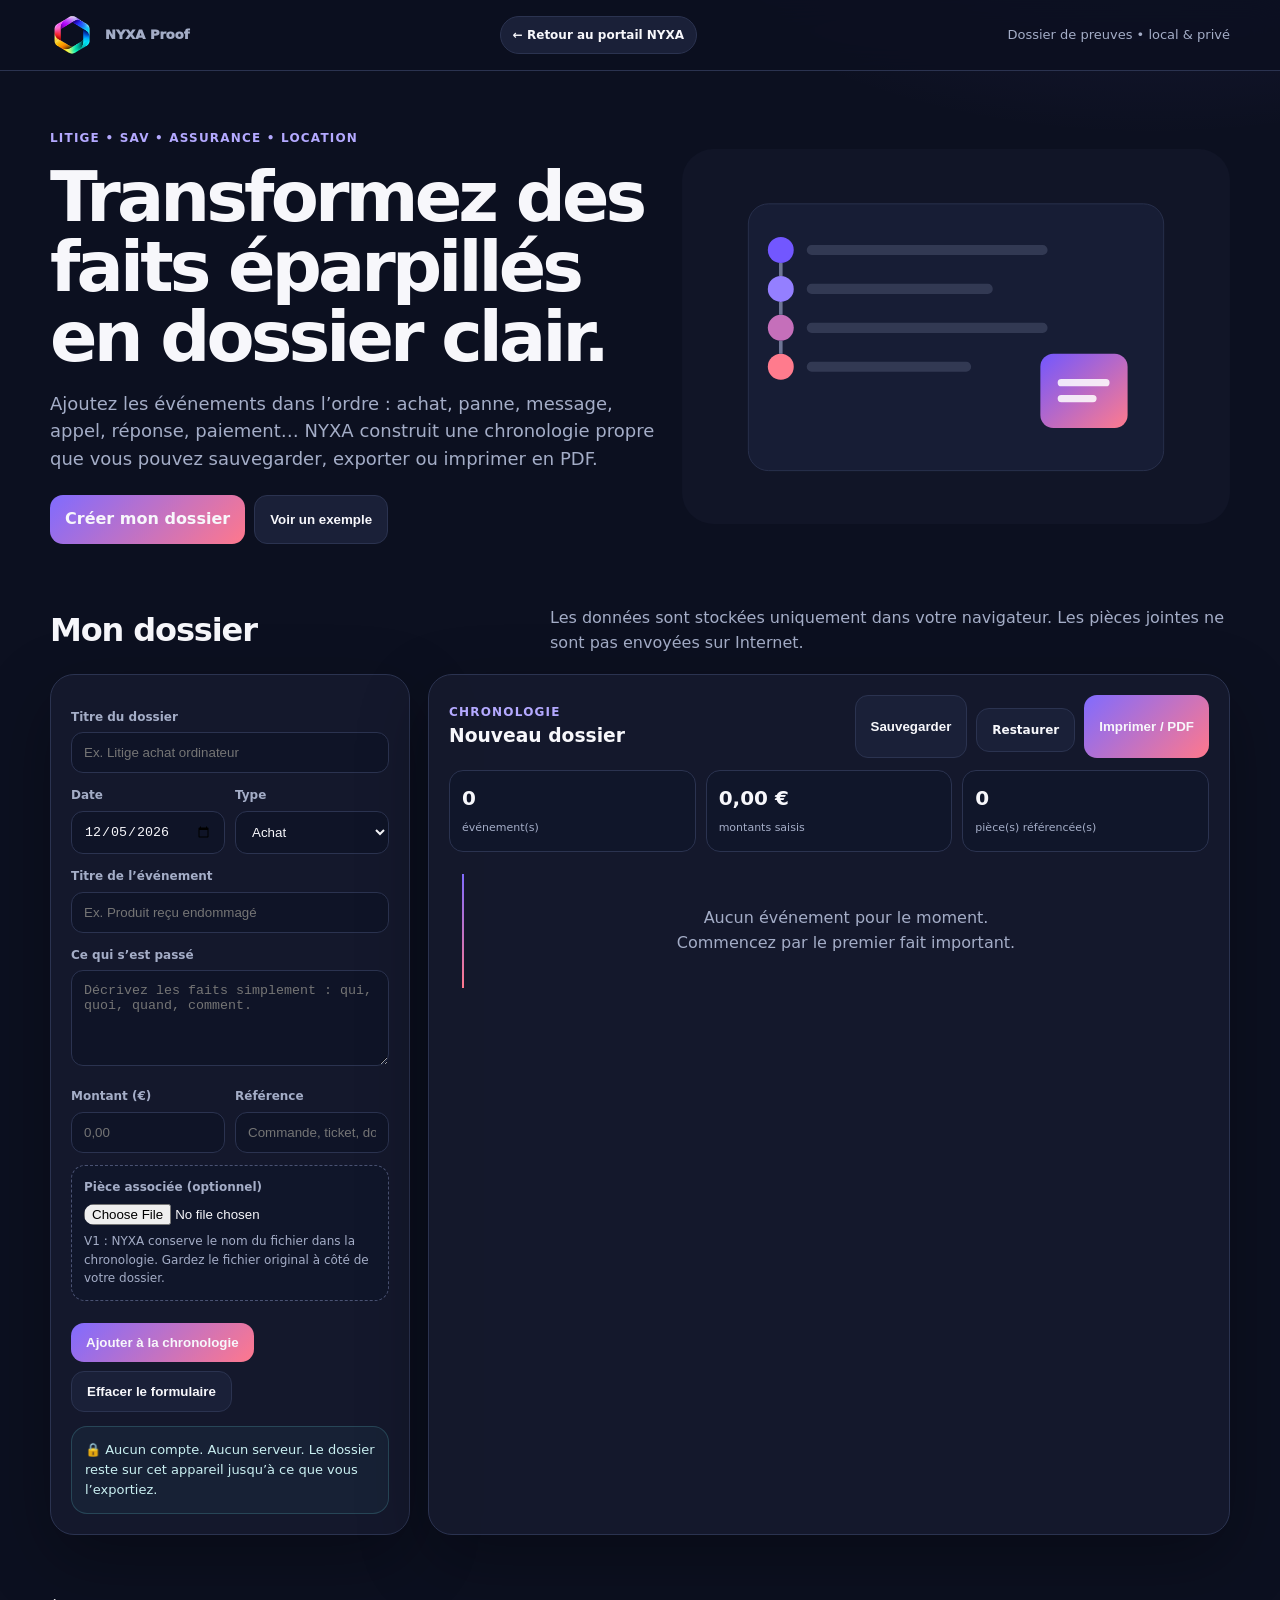
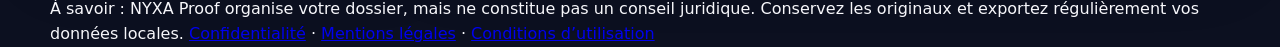
<file: nyxa-proof/index.html>
<!doctype html><html lang="fr"><head><meta charset="utf-8"><meta name="viewport" content="width=device-width,initial-scale=1,viewport-fit=cover"><meta name="referrer" content="no-referrer"><meta name="theme-color" content="#0d1020"><meta name="description" content="Créez un dossier de preuves et une chronologie claire pour un litige, un SAV ou une assurance, directement sur votre appareil."><link rel="canonical" href="https://nyxalabs.github.io/nyxa-proof/"><title>NYXA Proof — Dossier de preuves</title><style>
:root{--bg:#0c1020;--panel:#151a2e;--panel2:#1a2038;--text:#f7f7fb;--muted:#a4adc7;--line:#2b3350;--violet:#806bff;--rose:#ff788c;--cyan:#65d6dc;--green:#61d39a;--shadow:0 24px 70px rgba(0,0,0,.30)}*{box-sizing:border-box}body{margin:0;background:radial-gradient(900px 500px at 90% -10%,rgba(128,107,255,.14),transparent 60%),var(--bg);color:var(--text);font-family:Inter,system-ui,-apple-system,Segoe UI,sans-serif;line-height:1.55}.wrap{width:min(1180px,calc(100% - 28px));margin:auto}header{position:sticky;top:0;z-index:30;background:rgba(12,16,32,.86);backdrop-filter:blur(14px);border-bottom:1px solid var(--line)}.nav{min-height:70px;display:flex;justify-content:space-between;align-items:center}.brand{display:flex;gap:11px;align-items:center;font-weight:950}.brand img{width:44px;height:44px;border-radius:14px;object-fit:contain}.nav span:last-child{color:var(--muted);font-size:13px}.hero{padding:58px 0 34px}.hero-grid{display:grid;grid-template-columns:1.05fr .95fr;gap:26px;align-items:center}.kicker{color:#b4a9ff;font-size:12px;font-weight:900;text-transform:uppercase;letter-spacing:.10em}h1{font-size:clamp(42px,7vw,70px);line-height:1;letter-spacing:-.055em;margin:14px 0}.hero p{font-size:18px;color:var(--muted);max-width:690px}.hero img{width:100%;display:block}.btn{border:1px solid var(--line);background:var(--panel2);color:var(--text);border-radius:13px;padding:12px 15px;font-weight:850;cursor:pointer;text-decoration:none;display:inline-flex;align-items:center;justify-content:center}.btn.primary{background:linear-gradient(135deg,var(--violet),var(--rose));border:0}.actions{display:flex;gap:9px;flex-wrap:wrap;margin-top:22px}section{padding:28px 0 62px}.section-head{display:flex;justify-content:space-between;align-items:end;gap:20px;margin-bottom:18px}.section-head h2{font-size:32px;letter-spacing:-.035em;margin:0}.section-head p{color:var(--muted);max-width:680px;margin:0}.workspace{display:grid;grid-template-columns:360px 1fr;gap:18px}.form-card,.timeline-card{background:rgba(21,26,46,.86);border:1px solid var(--line);border-radius:24px;padding:20px;box-shadow:var(--shadow)}label{display:block;font-size:12px;color:var(--muted);font-weight:800;margin:13px 0 6px}input,textarea,select{width:100%;border:1px solid var(--line);background:#0f1427;color:var(--text);border-radius:12px;padding:12px;outline:none}textarea{min-height:96px;resize:vertical}.form-grid{display:grid;grid-template-columns:1fr 1fr;gap:10px}.filebox{border:1px dashed #4a5273;border-radius:14px;padding:12px;margin-top:12px;background:#10162a}.filebox input{border:0;padding:0;background:transparent}.hint{font-size:12px;color:var(--muted);margin-top:5px}.case-head{display:flex;justify-content:space-between;gap:10px;align-items:center;margin-bottom:12px}.case-head h3{margin:0}.timeline{position:relative;padding-left:34px}.timeline:before{content:"";position:absolute;left:13px;top:8px;bottom:8px;width:2px;background:linear-gradient(var(--violet),var(--rose))}.event{position:relative;border:1px solid var(--line);background:var(--panel2);border-radius:17px;padding:15px;margin-bottom:12px}.event:before{content:"";position:absolute;left:-28px;top:19px;width:12px;height:12px;border-radius:50%;background:var(--violet);box-shadow:0 0 0 5px #151a2e}.event-top{display:flex;justify-content:space-between;gap:12px}.event-date{color:#b8c0dc;font-size:12px;font-weight:850}.event-type{font-size:10px;text-transform:uppercase;letter-spacing:.08em;color:#ffd5dc;background:rgba(255,120,140,.09);border:1px solid rgba(255,120,140,.18);border-radius:999px;padding:5px 8px}.event h4{margin:8px 0 4px}.event p{color:var(--muted);margin:0;font-size:14px;white-space:pre-wrap}.meta{display:flex;gap:10px;flex-wrap:wrap;margin-top:10px;font-size:12px;color:#b7c1df}.event-actions{display:flex;gap:8px;margin-top:10px}.tiny{border:1px solid var(--line);background:#11162b;color:var(--muted);border-radius:9px;padding:7px 9px;cursor:pointer}.empty{color:var(--muted);padding:40px 10px;text-align:center}.stats{display:grid;grid-template-columns:repeat(3,1fr);gap:10px;margin-bottom:14px}.stat{border:1px solid var(--line);background:#10162a;border-radius:14px;padding:12px}.stat b{font-size:20px;display:block}.stat span{font-size:11px;color:var(--muted)}.privacy{margin-top:14px;border:1px solid rgba(101,214,220,.20);background:rgba(101,214,220,.05);border-radius:16px;padding:13px;color:#c9eff1;font-size:13px}.print-only{display:none}@media (max-width:900px){.hero-grid,.workspace{grid-template-columns:1fr}.hero img{max-width:520px;margin:auto}.form-card{order:1}.timeline-card{order:2}}@media (max-width:620px){.wrap{width:min(100% - 18px,1180px)}h1{font-size:42px}.section-head{flex-direction:column;align-items:flex-start}.form-grid{grid-template-columns:1fr}.stats{grid-template-columns:1fr 1fr}.case-head{align-items:flex-start;flex-direction:column}.actions>.btn{flex:1}}@media print{header,.hero,.form-card,.actions,.event-actions,.privacy,#exportBar{display:none!important}body{background:#fff;color:#111}.timeline-card{border:0;box-shadow:none;background:#fff}.event{break-inside:avoid;background:#fff;border:1px solid #ccc;color:#111}.event p,.event-date,.meta{color:#444}.timeline:before{background:#777}.print-only{display:block}.wrap{width:100%}}
.portal-back{border:1px solid var(--line);background:var(--panel2);color:var(--text);border-radius:999px;padding:9px 12px;font-size:12px;font-weight:850;text-decoration:none;display:inline-flex;align-items:center;justify-content:center;white-space:nowrap;transition:.16s}.portal-back:hover{transform:translateY(-1px);border-color:var(--cyan)}@media (max-width:620px){.nav{flex-wrap:wrap;padding:8px 0}.portal-back{order:3;flex-basis:100%;width:100%}}

.mobile-panel-toggle,.mobile-quicknav{display:none}
@media (max-width:620px){
  .mobile-panel-toggle{display:flex;align-items:center;justify-content:space-between;gap:12px;width:100%;margin:0 0 12px;padding:13px 15px;border:1px solid var(--line);border-radius:14px;background:var(--panel2);color:var(--text);font:inherit;font-weight:900;text-align:left;cursor:pointer}
  .mobile-panel-toggle span{font-size:21px;color:var(--cyan);line-height:1}
  .form-card,.timeline-card{display:none}
  .form-card.mobile-open,.timeline-card.mobile-open{display:block}
  .mobile-quicknav{position:fixed;display:grid;grid-template-columns:repeat(3,1fr);left:10px;right:10px;bottom:10px;z-index:60;padding:6px;border:1px solid var(--line);border-radius:18px;background:rgba(21,26,46,.94);backdrop-filter:blur(14px);box-shadow:var(--shadow)}
  .mobile-quicknav a{text-decoration:none;text-align:center;padding:10px 6px;border-radius:12px;color:var(--muted);font-size:11px;font-weight:900}
  .mobile-quicknav a:active{background:rgba(128,107,255,.12);color:var(--text)}
  body{padding-bottom:72px}
}
</style></head><body><header><div class="wrap nav"><div class="brand"><img src="nyxa-logo.png" alt="Logo NYXA"><span>NYXA Proof</span></div><a class="portal-back" href="https://nyxalabs.github.io/" aria-label="Retour au portail NYXA">← Retour au portail NYXA</a><span>Dossier de preuves • local & privé</span></div></header><main id="top"><section class="hero"><div class="wrap hero-grid"><div><div class="kicker">Litige • SAV • assurance • location</div><h1>Transformez des faits éparpillés en dossier clair.</h1><p>Ajoutez les événements dans l’ordre : achat, panne, message, appel, réponse, paiement… NYXA construit une chronologie propre que vous pouvez sauvegarder, exporter ou imprimer en PDF.</p><div class="actions"><a class="btn primary" href="#workspace">Créer mon dossier</a><button class="btn" id="loadDemo">Voir un exemple</button></div></div><img src="hero.svg" alt="Illustration d'une chronologie de preuves"></div></section><section id="workspace"><div class="wrap"><div class="section-head"><div><h2>Mon dossier</h2></div><p>Les données sont stockées uniquement dans votre navigateur. Les pièces jointes ne sont pas envoyées sur Internet.</p></div><div class="workspace"><button class="mobile-panel-toggle" type="button" data-mobile-open="proofForm" aria-expanded="false" aria-controls="proofForm">Ajouter un événement <span>＋</span></button><div class="form-card mobile-panel" id="proofForm"><label>Titre du dossier</label><input id="caseTitle" placeholder="Ex. Litige achat ordinateur"><div class="form-grid"><div><label>Date</label><input id="date" type="date"></div><div><label>Type</label><select id="type"><option>Achat</option><option>Paiement</option><option>Appel</option><option>E-mail / message</option><option>Incident</option><option>Réponse reçue</option><option>Relance</option><option>Autre</option></select></div></div><label>Titre de l’événement</label><input id="title" placeholder="Ex. Produit reçu endommagé"><label>Ce qui s’est passé</label><textarea id="desc" placeholder="Décrivez les faits simplement : qui, quoi, quand, comment."></textarea><div class="form-grid"><div><label>Montant (€)</label><input id="amount" inputmode="decimal" placeholder="0,00"></div><div><label>Référence</label><input id="ref" placeholder="Commande, ticket, dossier..."></div></div><div class="filebox"><label style="margin-top:0">Pièce associée (optionnel)</label><input id="file" type="file"><div class="hint">V1 : NYXA conserve le nom du fichier dans la chronologie. Gardez le fichier original à côté de votre dossier.</div></div><div class="actions"><button class="btn primary" id="add">Ajouter à la chronologie</button><button class="btn" id="clearForm">Effacer le formulaire</button></div><div class="privacy">🔒 Aucun compte.  Aucun serveur. Le dossier reste sur cet appareil jusqu’à ce que vous l’exportiez.</div></div><button class="mobile-panel-toggle" type="button" data-mobile-open="proofTimeline" aria-expanded="false" aria-controls="proofTimeline">Voir la chronologie <span>＋</span></button><div class="timeline-card mobile-panel" id="proofTimeline"><div class="case-head"><div><div class="kicker">Chronologie</div><h3 id="displayTitle">Nouveau dossier</h3></div><div class="actions" id="exportBar" style="margin:0"><button class="btn" id="exportJson">Sauvegarder</button><label class="btn" style="cursor:pointer">Restaurer<input id="importJson" type="file" accept="application/json" style="display:none"></label><button class="btn primary" onclick="window.print()">Imprimer / PDF</button></div></div><div class="stats"><div class="stat"><b id="count">0</b><span>événement(s)</span></div><div class="stat"><b id="sum">0 €</b><span>montants saisis</span></div><div class="stat"><b id="files">0</b><span>pièce(s) référencée(s)</span></div></div><div class="print-only"><h1 id="printTitle"></h1></div><div id="timeline" class="timeline"></div></div></div></div></section></main><nav class="mobile-quicknav" aria-label="Navigation rapide"><a href="#workspace" data-mobile-open="proofForm">Nouveau</a><a href="#proofTimeline" data-mobile-open="proofTimeline">Chronologie</a><a href="#top">Haut</a></nav><footer><div class="wrap">À savoir : NYXA Proof organise votre dossier, mais ne constitue pas un conseil juridique. Conservez les originaux et exportez régulièrement vos données locales. <span class="legal-links"><a href="../confidentialite/">Confidentialité</a> · <a href="../mentions-legales/">Mentions légales</a> · <a href="../conditions-utilisation/">Conditions d’utilisation</a></span></div></footer><script>
const KEY='nyxaProofDataV1';let state={title:'',events:[]};try{const parsed=JSON.parse(localStorage.getItem(KEY)||'{}');if(parsed&&typeof parsed==='object'&&Array.isArray(parsed.events))state={title:typeof parsed.title==='string'?parsed.title:'',events:parsed.events}}catch{}const el=id=>document.getElementById(id);el('date').value=new Date().toISOString().slice(0,10);el('caseTitle').value=state.title||'';
function save(){state.title=el('caseTitle').value.trim();localStorage.setItem(KEY,JSON.stringify(state));render()}el('caseTitle').addEventListener('input',save);
function esc(s=''){return String(s).replace(/[&<>"']/g,c=>({'&':'&amp;','<':'&lt;','>':'&gt;','"':'&quot;',"'":'&#39;'}[c]))}
function render(){el('displayTitle').textContent=state.title||'Nouveau dossier';el('printTitle').textContent=state.title||'Dossier de preuves';const arr=[...state.events].sort((a,b)=>a.date.localeCompare(b.date)||a.created-b.created);el('count').textContent=arr.length;const sum=arr.reduce((s,e)=>s+(Number(e.amount)||0),0);el('sum').textContent=sum.toLocaleString('fr-FR',{style:'currency',currency:'EUR'});el('files').textContent=arr.filter(e=>e.fileName).length;const t=el('timeline');if(!arr.length){t.innerHTML='<div class="empty">Aucun événement pour le moment.<br>Commencez par le premier fait important.</div>';return}t.innerHTML=arr.map(e=>`<article class="event"><div class="event-top"><span class="event-date">${esc(new Date(e.date+'T12:00:00').toLocaleDateString('fr-FR',{dateStyle:'long'}))}</span><span class="event-type">${esc(e.type)}</span></div><h4>${esc(e.title)}</h4><p>${esc(e.desc)}</p><div class="meta">${e.amount?`<span>💶 ${Number(e.amount).toLocaleString('fr-FR',{style:'currency',currency:'EUR'})}</span>`:''}${e.ref?`<span>🔖 ${esc(e.ref)}</span>`:''}${e.fileName?`<span>📎 ${esc(e.fileName)}</span>`:''}</div><div class="event-actions"><button class="tiny" onclick="removeEvent('${e.id}')">Supprimer</button></div></article>`).join('')}
function removeEvent(id){if(confirm('Supprimer cet événement ?')){state.events=state.events.filter(e=>e.id!==id);save()}}
el('add').onclick=()=>{const title=el('title').value.trim(),desc=el('desc').value.trim();if(!title||!desc){alert('Ajoutez au minimum un titre et une description.');return}const f=el('file').files[0];state.events.push({id:crypto.randomUUID?crypto.randomUUID():String(Date.now()),created:Date.now(),date:el('date').value||new Date().toISOString().slice(0,10),type:el('type').value,title,desc,amount:parseFloat((el('amount').value||'0').replace(',','.'))||0,ref:el('ref').value.trim(),fileName:f?f.name:''});save();clearForm()};function clearForm(){['title','desc','amount','ref'].forEach(x=>el(x).value='');el('file').value=''}el('clearForm').onclick=clearForm;
el('exportJson').onclick=()=>{save();const blob=new Blob([JSON.stringify(state,null,2)],{type:'application/json'});const a=document.createElement('a');const url=URL.createObjectURL(blob);a.href=url;a.download=(state.title||'nyxa-proof').replace(/[^a-z0-9_-]+/gi,'_')+'.json';a.click();setTimeout(()=>URL.revokeObjectURL(url),1000)};el('importJson').onchange=async e=>{const f=e.target.files[0];if(!f)return;try{const d=JSON.parse(await f.text());if(!Array.isArray(d.events))throw 0;state=d;el('caseTitle').value=state.title||'';save()}catch{alert('Fichier de sauvegarde invalide.')}};
el('loadDemo').onclick=()=>{if(state.events.length&&!confirm('Remplacer le dossier actuel par un exemple ?'))return;state={title:'Exemple — litige ordinateur',events:[{id:'1',created:1,date:'2026-08-01',type:'Achat',title:'Commande passée',desc:'Ordinateur commandé sur le site du vendeur.',amount:1199,ref:'CMD-45872',fileName:'confirmation_commande.pdf'},{id:'2',created:2,date:'2026-08-05',type:'Incident',title:'Produit reçu endommagé',desc:'Le carton est arrivé enfoncé et le châssis présente une marque importante.',amount:0,ref:'',fileName:'photo_colis.jpg'},{id:'3',created:3,date:'2026-08-05',type:'E-mail / message',title:'SAV contacté',desc:'Demande de remplacement envoyée au service client avec photos.',amount:0,ref:'Ticket SAV 8841',fileName:'mail_sav.pdf'}]};el('caseTitle').value=state.title;save()};render();

const proofMobilePanels={proofForm:document.getElementById('proofForm'),proofTimeline:document.getElementById('proofTimeline')};
function proofMobile(){return matchMedia('(max-width:620px)').matches}
function setProofPanel(id,open){
  if(!proofMobile())return;
  Object.entries(proofMobilePanels).forEach(([key,node])=>node&&node.classList.toggle('mobile-open',open&&key===id));
  document.querySelectorAll('[data-mobile-open]').forEach(link=>link.setAttribute('aria-expanded',open&&link.dataset.mobileOpen===id?'true':'false'));
}
document.querySelectorAll('.mobile-panel-toggle').forEach(button=>button.addEventListener('click',()=>setProofPanel(button.dataset.mobileOpen,!proofMobilePanels[button.dataset.mobileOpen].classList.contains('mobile-open'))));
document.querySelectorAll('[data-mobile-open]').forEach(link=>link.addEventListener('click',()=>setProofPanel(link.dataset.mobileOpen,true)));
document.querySelectorAll('a[href="#workspace"]').forEach(link=>link.addEventListener('click',()=>setProofPanel('proofForm',true)));
document.getElementById('loadDemo').addEventListener('click',()=>setTimeout(()=>setProofPanel('proofTimeline',true),0));
</script></body></html>
</file>
<file: styles.css>
:root{
  color-scheme:dark;
  --bg:#080a12;
  --bg-soft:#0d1120;
  --panel:rgba(18,23,40,.72);
  --panel-solid:#12182a;
  --line:rgba(255,255,255,.09);
  --text:#f7f8fc;
  --muted:#a8b0c2;
  --cyan:#56dcff;
  --violet:#987eff;
  --coral:#ff7c99;
  --green:#5fe0a7;
  --amber:#ffc763;
  --shadow:0 24px 70px rgba(0,0,0,.32);
  --radius:24px;
}
html[data-theme="light"]{
  color-scheme:light;
  --bg:#f5f7fc;
  --bg-soft:#edf1f8;
  --panel:rgba(255,255,255,.76);
  --panel-solid:#fff;
  --line:rgba(17,32,58,.11);
  --text:#172237;
  --muted:#647188;
  --shadow:0 22px 60px rgba(54,72,107,.13);
}
*{box-sizing:border-box}
html{scroll-behavior:smooth}
body{
  margin:0;min-height:100vh;background:var(--bg);color:var(--text);
  font-family:Inter,ui-sans-serif,system-ui,-apple-system,BlinkMacSystemFont,"Segoe UI",sans-serif;
  overflow-x:hidden;line-height:1.55
}
body::selection{background:rgba(86,220,255,.28)}
a{color:inherit}
button,input{font:inherit}
button{color:inherit}
svg{fill:none;stroke:currentColor;stroke-width:1.8;stroke-linecap:round;stroke-linejoin:round}
#stars{position:fixed;inset:0;width:100%;height:100%;z-index:-3;opacity:.34;pointer-events:none}
.ambient{position:fixed;border-radius:50%;filter:blur(80px);z-index:-2;pointer-events:none;opacity:.18}
.ambient-a{width:520px;height:520px;left:-160px;top:-150px;background:var(--cyan)}
.ambient-b{width:560px;height:560px;right:-180px;top:10%;background:var(--violet)}
.topbar{
  position:sticky;top:0;z-index:50;height:72px;padding:0 max(22px,env(safe-area-inset-left));
  display:flex;align-items:center;gap:18px;border-bottom:1px solid var(--line);
  background:color-mix(in srgb,var(--bg) 74%,transparent);backdrop-filter:blur(20px)
}
.brand{display:flex;align-items:center;gap:10px;text-decoration:none;font-weight:950;letter-spacing:.12em}
.brand img{width:42px;height:42px;border-radius:13px;object-fit:contain;padding:3px;box-shadow:0 8px 28px rgba(86,220,255,.16)}
.desktop-nav{display:flex;gap:5px;margin-left:auto}
.desktop-nav a{padding:9px 11px;text-decoration:none;color:var(--muted);font-size:14px;font-weight:750;border-radius:10px}
.desktop-nav a:hover{color:var(--text);background:rgba(255,255,255,.05)}
.icon-button{
  width:41px;height:41px;border:1px solid var(--line);border-radius:12px;background:var(--panel);
  display:grid;place-items:center;cursor:pointer;backdrop-filter:blur(10px)
}
.icon-button svg{width:19px;height:19px}
main{width:min(1180px,calc(100% - 36px));margin:auto}
.hero{
  min-height:690px;display:grid;grid-template-columns:1.05fr .95fr;gap:40px;align-items:center;padding:76px 0 54px
}
.eyebrow{
  display:inline-flex;align-items:center;gap:9px;padding:7px 11px;border:1px solid var(--line);
  border-radius:999px;background:var(--panel);font-size:12px;font-weight:900;text-transform:uppercase;letter-spacing:.09em;color:var(--cyan)
}
.pulse{width:8px;height:8px;border-radius:50%;background:var(--green);box-shadow:0 0 0 0 rgba(95,224,167,.5);animation:pulse 1.8s infinite}
@keyframes pulse{70%{box-shadow:0 0 0 8px rgba(95,224,167,0)}100%{box-shadow:0 0 0 0 rgba(95,224,167,0)}}
h1{font-size:clamp(50px,7.2vw,84px);line-height:.96;letter-spacing:-.06em;margin:18px 0 22px}
h1 span{background:linear-gradient(100deg,var(--cyan),#75a6ff 52%,var(--violet));-webkit-background-clip:text;background-clip:text;color:transparent}
.hero-copy>p{max-width:690px;font-size:19px;color:var(--muted);margin:0}
.hero-actions{display:flex;gap:11px;flex-wrap:wrap;margin-top:28px}
.primary-btn,.secondary-btn{
  display:inline-flex;align-items:center;justify-content:center;gap:10px;border-radius:13px;padding:13px 17px;
  text-decoration:none;font-weight:900;border:1px solid var(--line);cursor:pointer
}
.primary-btn{background:linear-gradient(130deg,var(--cyan),#76a6ff 52%,var(--violet));color:#07101a;border:0;box-shadow:0 14px 34px rgba(86,220,255,.14)}
.secondary-btn{background:var(--panel);color:var(--text)}
.share-panel{position:fixed;inset:0;z-index:100;display:grid;place-items:center;padding:20px;background:rgba(3,6,15,.70);backdrop-filter:blur(16px)}
.share-panel[hidden]{display:none}
.share-card{position:relative;width:min(100%,470px);max-height:min(90vh,700px);overflow:auto;padding:28px;border:1px solid var(--line);border-radius:24px;background:var(--panel-solid);box-shadow:var(--shadow)}
.share-card h2{font-size:30px;line-height:1.08;letter-spacing:-.04em;margin:8px 0 10px}
.share-card p{color:var(--muted);margin:0 0 20px}
.share-close{position:absolute;top:12px;right:12px;width:36px;height:36px;border:1px solid var(--line);border-radius:10px;background:var(--panel);font-size:24px;line-height:1;cursor:pointer}
.share-options{display:grid;grid-template-columns:1fr 1fr;gap:10px}
.share-option{min-height:48px;display:flex;align-items:center;justify-content:flex-start;gap:10px;padding:10px 12px;border:1px solid var(--line);border-radius:12px;background:var(--panel);color:var(--text);text-decoration:none;font-weight:850;cursor:pointer}
.share-native{grid-column:1/-1;background:linear-gradient(130deg,var(--cyan),#76a6ff 52%,var(--violet));color:#07101a;border:0}
.share-option:hover{border-color:var(--cyan);color:var(--cyan)}
.share-native:hover{color:#07101a}
.share-icon{width:24px;height:24px;display:grid;place-items:center;flex:0 0 24px;border-radius:8px;color:var(--cyan);background:rgba(86,220,255,.10)}
.share-icon svg{width:18px;height:18px;stroke-width:1.8}
.share-native .share-icon{color:#07101a;background:rgba(255,255,255,.28)}
.share-option:nth-child(3) .share-icon{color:#45d36b;background:rgba(69,211,107,.12)}
.share-option:nth-child(4) .share-icon{color:var(--text);background:rgba(255,255,255,.10)}
.share-option:nth-child(5) .share-icon{color:#59b7ff;background:rgba(89,183,255,.12)}
.share-option:nth-child(6) .share-icon{color:#7fa8ff;background:rgba(127,168,255,.12)}
.share-option:nth-child(7) .share-icon{color:var(--coral);background:rgba(255,124,153,.12)}
.share-option:nth-child(8) .share-icon{color:var(--violet);background:rgba(152,126,255,.12)}
.share-hint{font-size:12px!important;line-height:1.45;margin:14px 0 0!important;color:var(--muted)!important}
.share-status{min-height:1.5em;margin:16px 0 0!important;font-size:13px;color:var(--green)!important}
.hero-stats{display:flex;gap:26px;flex-wrap:wrap;margin-top:35px}
.hero-stats div{display:flex;flex-direction:column}
.hero-stats strong{font-size:20px}
.hero-stats span{font-size:12px;color:var(--muted)}
.hero-orbit{position:relative;height:530px;display:grid;place-items:center}
.portal-logo{position:relative;width:190px;height:190px;border-radius:46px;display:grid;place-items:center;z-index:4}
.portal-logo img{width:100%;height:100%;border-radius:46px;object-fit:contain;box-shadow:0 30px 80px rgba(0,0,0,.38)}
.logo-glow{position:absolute;inset:18%;border-radius:50%;background:linear-gradient(130deg,var(--cyan),var(--violet));filter:blur(45px);z-index:-1;opacity:.65}
.orbit-ring{position:absolute;border:1px solid rgba(145,136,255,.19);border-radius:50%;animation:spin linear infinite}
.ring-1{width:300px;height:300px;animation-duration:24s}
.ring-2{width:410px;height:410px;border-style:dashed;animation-duration:38s;animation-direction:reverse}
.ring-3{width:500px;height:500px;border-color:rgba(86,220,255,.11);animation-duration:54s}
@keyframes spin{to{transform:rotate(360deg)}}
.orbit-dot{position:absolute;width:13px;height:13px;border-radius:50%;box-shadow:0 0 26px currentColor}
.dot-1{color:var(--cyan);background:currentColor;top:93px;left:180px;animation:float 5s ease-in-out infinite}
.dot-2{color:var(--violet);background:currentColor;bottom:85px;right:145px;animation:float 6.5s ease-in-out infinite reverse}
.dot-3{color:var(--coral);background:currentColor;top:250px;right:28px;animation:float 4.7s ease-in-out infinite}
@keyframes float{50%{transform:translateY(-15px) scale(1.18)}}
.quick-guide{
  display:grid;grid-template-columns:1fr auto 1fr auto 1fr;gap:14px;align-items:center;
  margin:8px 0 78px;padding:17px 20px;border:1px solid var(--line);border-radius:20px;background:var(--panel);backdrop-filter:blur(12px)
}
.guide-step{display:flex;align-items:center;gap:12px}
.guide-step>span{width:36px;height:36px;display:grid;place-items:center;border-radius:12px;background:rgba(86,220,255,.09);color:var(--cyan);font-weight:950}
.guide-step div{display:flex;flex-direction:column}
.guide-step small{color:var(--muted)}
.guide-arrow{font-size:25px;color:var(--violet)}
.tools-section{padding:18px 0 92px}
.section-heading{display:flex;justify-content:space-between;align-items:end;gap:24px;margin-bottom:24px}
.section-kicker{font-size:12px;color:var(--violet);font-weight:950;text-transform:uppercase;letter-spacing:.12em}
.section-heading h2,.help-card h2{font-size:clamp(32px,4vw,46px);line-height:1.04;letter-spacing:-.045em;margin:7px 0 0}
.section-heading p{max-width:620px;color:var(--muted);margin:0}
.toolbar{display:flex;justify-content:space-between;align-items:center;gap:14px;margin-bottom:20px}
.search{
  height:46px;min-width:310px;display:flex;align-items:center;gap:9px;padding:0 13px;
  border:1px solid var(--line);border-radius:13px;background:var(--panel)
}
.search svg{width:19px;color:var(--muted)}
.search input{width:100%;border:0;outline:0;background:transparent;color:var(--text)}
.search input::placeholder{color:var(--muted)}
.filters{display:flex;gap:7px;flex-wrap:wrap}
.filter{
  border:1px solid var(--line);border-radius:999px;background:var(--panel);padding:8px 11px;cursor:pointer;color:var(--muted);font-size:13px;font-weight:800
}
.filter.active{color:#07101a;background:linear-gradient(120deg,var(--cyan),#90a1ff);border-color:transparent}
.project-grid{display:grid;grid-template-columns:repeat(2,minmax(0,1fr));gap:18px}
.project-card{
  position:relative;overflow:hidden;border:1px solid var(--line);border-radius:26px;background:var(--panel);
  box-shadow:var(--shadow);transition:transform .22s ease,border-color .22s ease;min-height:470px
}
.project-card:hover{transform:translateY(-4px);border-color:rgba(86,220,255,.22)}
.project-preview{height:225px;position:relative;overflow:hidden;background:#0e1321}
.project-preview img{width:100%;height:100%;object-fit:cover;display:block;transition:transform .35s ease}
.project-card:hover .project-preview img{transform:scale(1.025)}
.project-preview::after{content:"";position:absolute;inset:auto 0 0;height:75px;background:linear-gradient(transparent,var(--panel-solid))}
.project-body{padding:20px 21px 21px}
.project-meta{display:flex;align-items:center;gap:8px;justify-content:space-between;margin-bottom:10px}
.tags{display:flex;gap:6px;flex-wrap:wrap}
.tag,.status{
  display:inline-flex;align-items:center;gap:6px;padding:5px 8px;border:1px solid var(--line);border-radius:999px;font-size:10px;font-weight:950;text-transform:uppercase;letter-spacing:.07em
}
.tag{color:var(--muted)}
.status.live{color:var(--green);background:rgba(95,224,167,.07);border-color:rgba(95,224,167,.2)}
.status.pending{color:var(--amber);background:rgba(255,199,99,.07);border-color:rgba(255,199,99,.2)}
.project-card h3{font-size:26px;letter-spacing:-.03em;margin:0 0 7px}
.project-card p{margin:0;color:var(--muted)}
.project-features{display:flex;gap:7px;flex-wrap:wrap;margin-top:15px}
.project-features span{font-size:11px;padding:6px 8px;border-radius:9px;background:var(--bg-soft);border:1px solid var(--line);color:var(--muted)}
.card-actions{display:flex;gap:9px;margin-top:18px}
.open-project,.disabled-project{
  flex:1;text-align:center;text-decoration:none;border-radius:12px;padding:11px 13px;font-weight:900;border:1px solid var(--line)
}
.open-project{background:linear-gradient(125deg,var(--cyan),#7e9eff);color:#07101a;border:0}
.disabled-project{background:var(--bg-soft);color:var(--muted);cursor:not-allowed}
.recommended::before{
  content:"Recommandé";position:absolute;top:16px;left:16px;z-index:5;padding:6px 9px;border-radius:999px;
  background:linear-gradient(120deg,var(--coral),var(--violet));color:white;font-size:10px;font-weight:950;text-transform:uppercase;letter-spacing:.08em
}
.empty-state{text-align:center;color:var(--muted);padding:45px 0}
.values-section{padding:18px 0 0;scroll-margin-top:88px}
.values{display:grid;grid-template-columns:repeat(3,1fr);gap:16px;padding:0 0 86px}
.values article{border:1px solid var(--line);border-radius:22px;background:var(--panel);padding:21px}
.value-icon{width:46px;height:46px;border-radius:15px;display:grid;place-items:center;margin-bottom:13px}
.value-icon svg{width:24px}
.value-icon.cyan{color:var(--cyan);background:rgba(86,220,255,.09)}
.value-icon.violet{color:var(--violet);background:rgba(152,126,255,.09)}
.value-icon.coral{color:var(--coral);background:rgba(255,124,153,.09)}
.values h3{margin:0 0 6px}.values p{margin:0;color:var(--muted)}
.help-card{
  display:flex;align-items:center;justify-content:space-between;gap:26px;
  border:1px solid var(--line);border-radius:28px;background:linear-gradient(125deg,rgba(86,220,255,.05),rgba(152,126,255,.06)),var(--panel);
  padding:28px;margin-bottom:78px
}
.help-card p{max-width:680px;color:var(--muted);margin:10px 0 0}
.faq-section{padding:4px 0 78px}
.faq-grid{display:grid;grid-template-columns:repeat(2,minmax(0,1fr));gap:12px}
.faq-item{border:1px solid var(--line);border-radius:18px;background:var(--panel);box-shadow:var(--shadow);overflow:hidden}
.faq-item summary{display:flex;align-items:center;justify-content:space-between;gap:18px;cursor:pointer;list-style:none;padding:18px 20px;font-weight:900;color:var(--text)}
.faq-item summary::-webkit-details-marker{display:none}
.faq-item summary::after{content:"+";flex:0 0 auto;color:var(--cyan);font-size:22px;font-weight:500;line-height:1}
.faq-item[open] summary::after{content:"−"}
.faq-item p{margin:0;padding:0 20px 20px;color:var(--muted);max-width:680px}
footer{
  max-width:1180px;margin:auto;padding:26px 0 calc(35px + env(safe-area-inset-bottom));
  border-top:1px solid var(--line);display:flex;justify-content:space-between;align-items:center;gap:20px;color:var(--muted);font-size:13px
}
.footer-brand{display:flex;align-items:center;gap:10px}
.footer-brand img{width:38px;height:38px;border-radius:12px;object-fit:contain}
.footer-brand div{display:flex;flex-direction:column}.footer-brand strong{color:var(--text)}.footer-brand span{font-size:11px}
.footer-meta{display:flex;flex-direction:column;align-items:flex-end;gap:7px;text-align:right}.footer-legal{display:flex;gap:10px;flex-wrap:wrap;justify-content:flex-end}.footer-legal a{color:var(--muted);font-size:11px;text-decoration:none}.footer-legal a:hover{color:var(--text);text-decoration:underline}
.mobile-nav{display:none}
.mobile-panel-toggle{display:none}

@media(max-width:900px){
  .hero{grid-template-columns:1fr;min-height:auto;padding-top:60px}
  .hero-orbit{height:430px;order:-1}
  .portal-logo{width:150px;height:150px}
  .ring-1{width:250px;height:250px}.ring-2{width:340px;height:340px}.ring-3{width:410px;height:410px}
  .project-grid{grid-template-columns:1fr}
  .values{grid-template-columns:1fr}
  .section-heading,.toolbar{align-items:flex-start;flex-direction:column}
  .search{min-width:0;width:100%}
}
@media(max-width:680px){
  body{padding-bottom:74px}
  main{width:min(100% - 24px,1180px)}
  .topbar{height:64px;padding:0 12px}.desktop-nav{display:none}.brand span{font-size:14px}.brand img{width:38px;height:38px;padding:3px}
  .icon-button{margin-left:auto}
  .hero{padding:38px 0 34px;gap:12px}
  .hero-orbit{height:285px}.portal-logo{width:112px;height:112px;border-radius:30px}.portal-logo img{border-radius:30px}
  .ring-1{width:185px;height:185px}.ring-2{width:245px;height:245px}.ring-3{width:285px;height:285px}
  .dot-1{top:40px;left:70px}.dot-2{bottom:35px;right:62px}.dot-3{top:145px;right:2px}
  h1{font-size:44px}.hero-copy>p{font-size:16px}
  .hero-actions>*{width:100%}
  .share-panel{align-items:end;padding:12px}
  .share-card{padding:24px 18px calc(24px + env(safe-area-inset-bottom))}
  .hero-stats{justify-content:space-between;gap:10px}.hero-stats strong{font-size:18px}.hero-stats span{font-size:10px}
  .quick-guide{grid-template-columns:1fr;gap:10px;margin-bottom:54px}.guide-arrow{transform:rotate(90deg);justify-self:center;line-height:1}
  .section-heading h2,.help-card h2{font-size:32px}
  .filters{width:100%;overflow-x:auto;flex-wrap:nowrap;padding-bottom:3px}.filter{white-space:nowrap}
  .project-preview{height:190px}.project-card{min-height:0}.project-card h3{font-size:23px}
  .project-meta{align-items:flex-start}
  .help-card{flex-direction:column;align-items:flex-start;padding:21px}.help-card .primary-btn{width:100%}
  .faq-section{padding-bottom:66px}.faq-grid{grid-template-columns:1fr}.faq-item summary{padding:16px}.faq-item p{padding:0 16px 17px}
  footer{padding-left:12px;padding-right:12px;flex-direction:column;align-items:flex-start}.footer-meta{align-items:flex-start;text-align:left}.footer-legal{justify-content:flex-start}
  .mobile-nav{
    position:fixed;display:grid;grid-template-columns:repeat(3,1fr);left:10px;right:10px;bottom:max(9px,env(safe-area-inset-bottom));z-index:60;
    background:color-mix(in srgb,var(--panel-solid) 88%,transparent);border:1px solid var(--line);border-radius:18px;padding:6px;backdrop-filter:blur(20px);box-shadow:var(--shadow)
  }
  .mobile-nav a{display:flex;flex-direction:column;align-items:center;gap:2px;text-decoration:none;color:var(--muted);font-size:10px;font-weight:800;padding:6px;border-radius:12px}
  .mobile-nav svg{width:21px}.mobile-nav a:active{background:rgba(255,255,255,.05);color:var(--text)}
  .mobile-panel-toggle{
    width:100%;display:flex;align-items:center;justify-content:space-between;gap:12px;
    border:1px solid var(--line);border-radius:15px;background:var(--panel);color:var(--text);
    padding:13px 15px;margin:0 0 12px;cursor:pointer;font-weight:900;text-align:left
  }
  .mobile-panel-toggle span{font-size:21px;color:var(--cyan);line-height:1}
  .tools-section:not(.tools-open) #projectGrid,
  .tools-section:not(.tools-open) #emptyState,
  .values-section:not(.values-open) #whyValues{display:none}
  .tools-section.tools-open .mobile-panel-toggle span,
  .values-section.values-open .mobile-panel-toggle span{transform:rotate(45deg)}
  .tools-section.tools-open .mobile-panel-toggle,
  .values-section.values-open .mobile-panel-toggle{border-color:rgba(86,220,255,.28);background:rgba(86,220,255,.06)}
}
@media(prefers-reduced-motion:reduce){
  *,*::before,*::after{scroll-behavior:auto!important;animation:none!important;transition:none!important}
  #stars{display:none}
}
</file>
